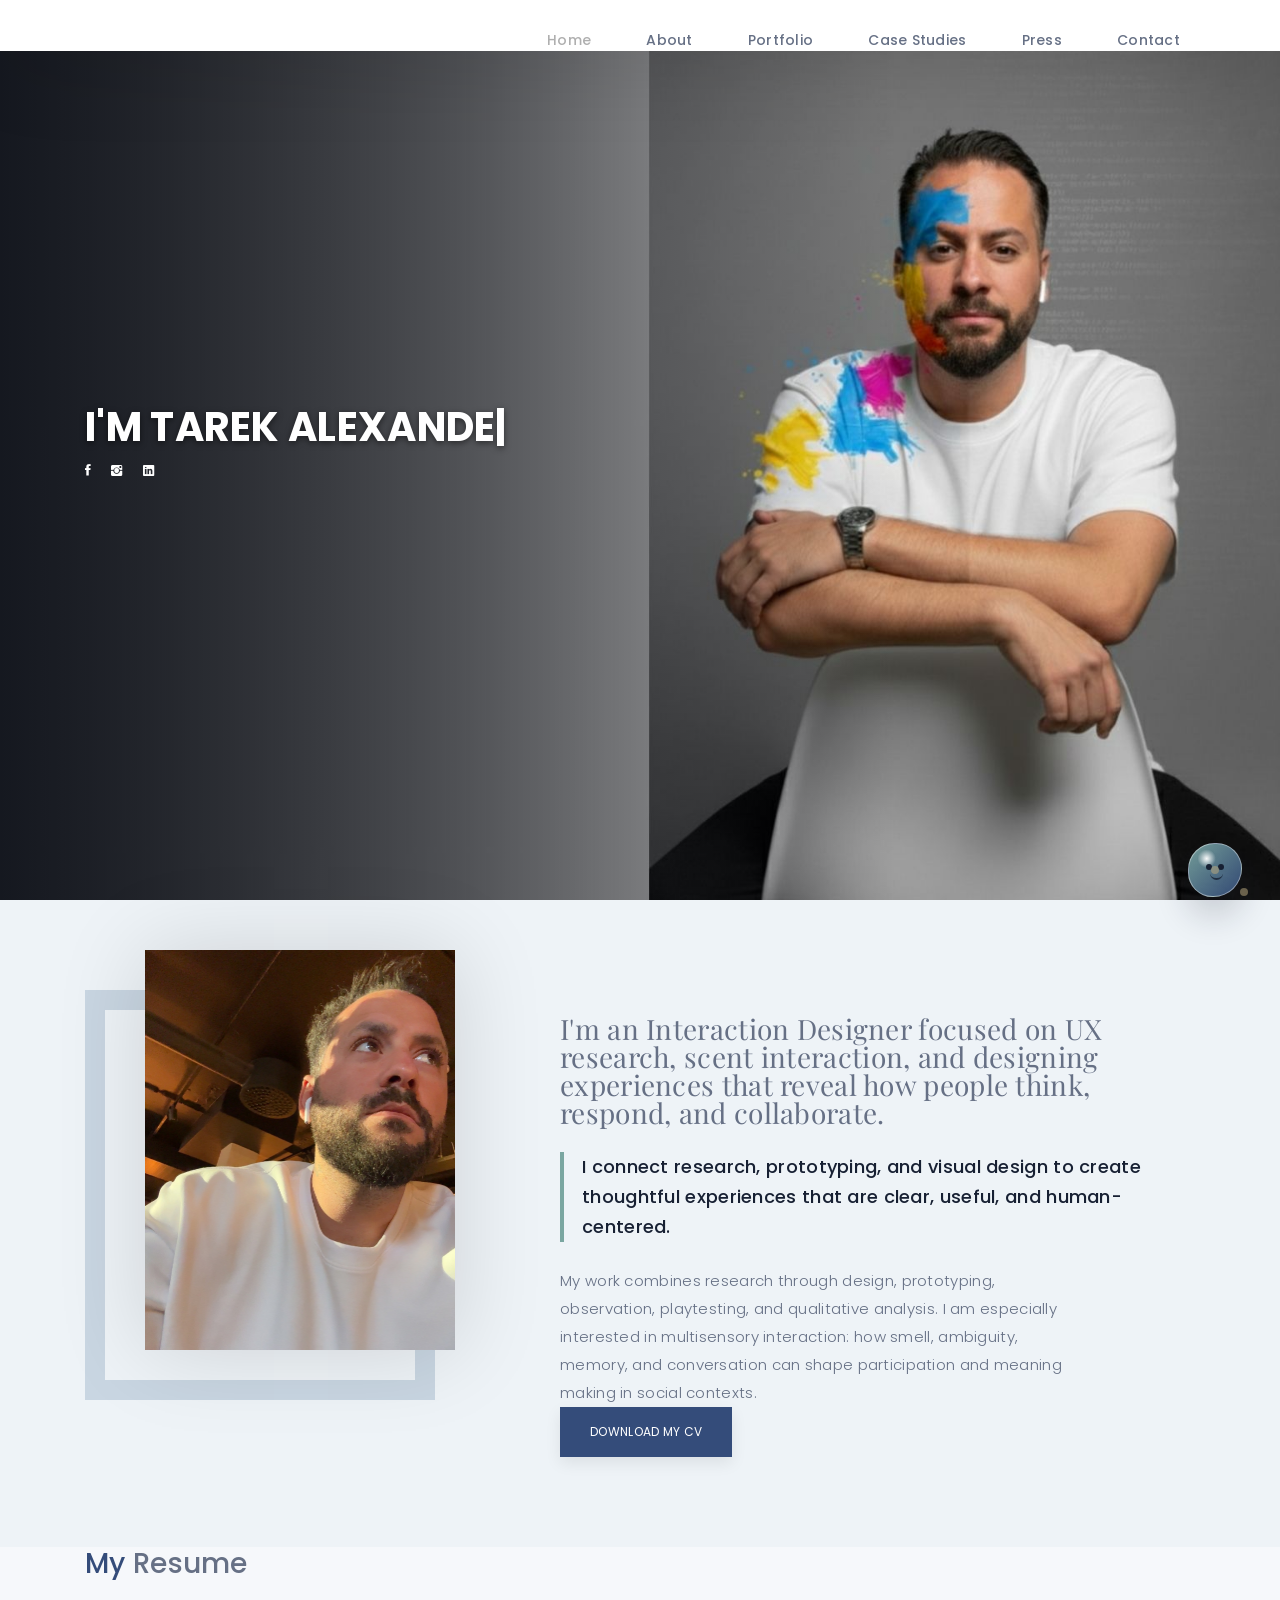
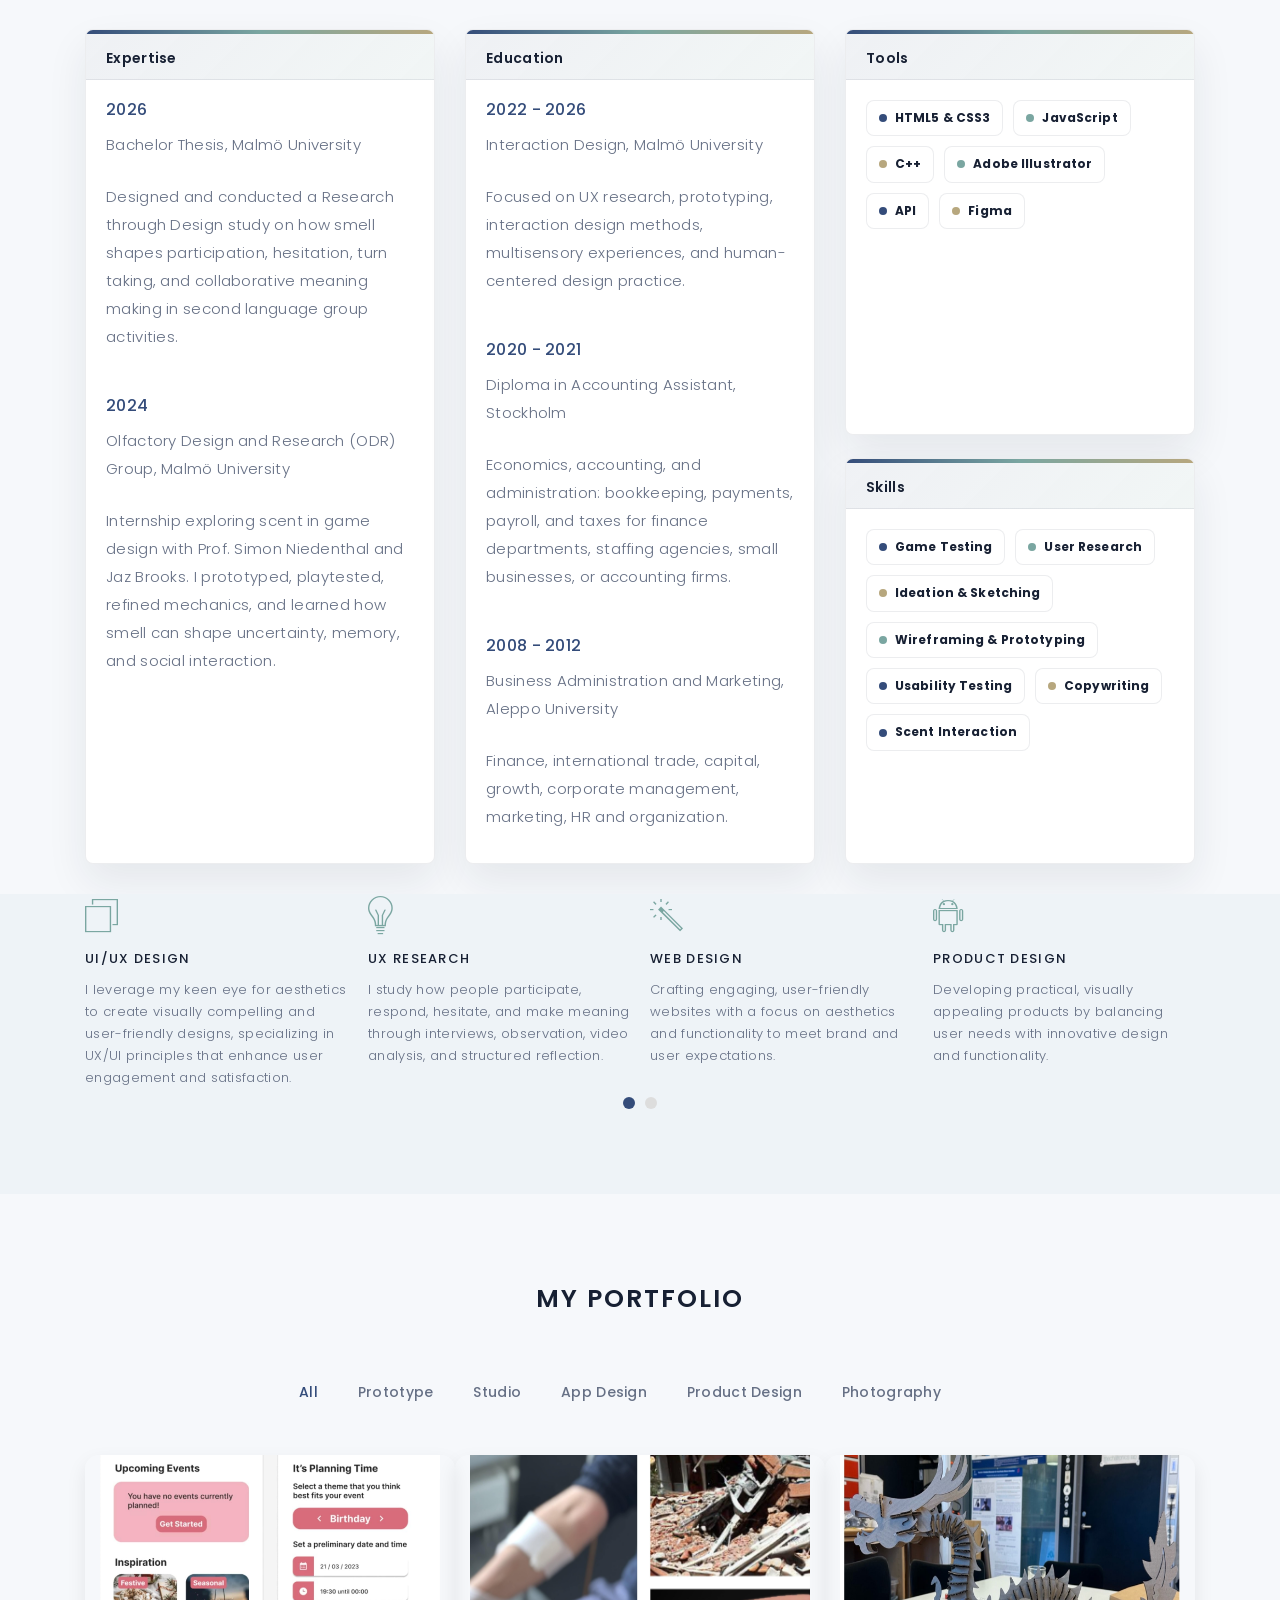
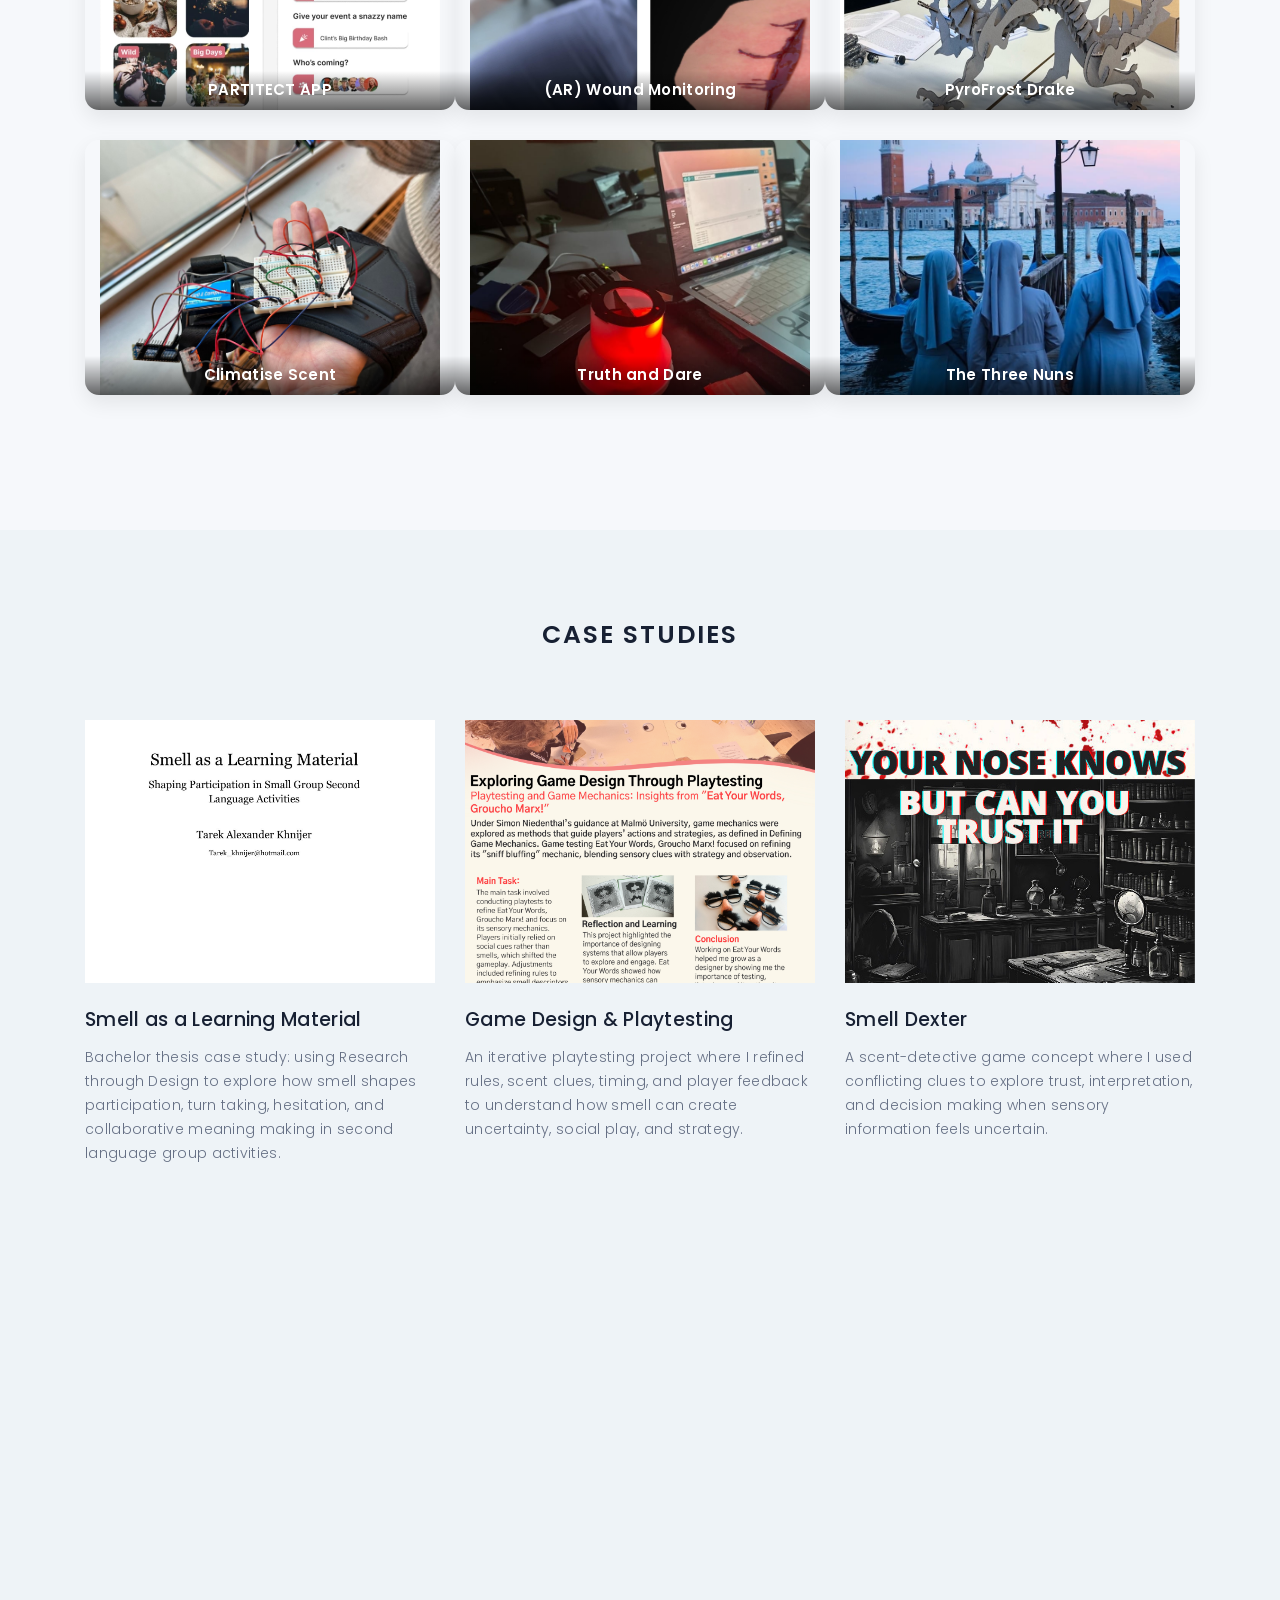
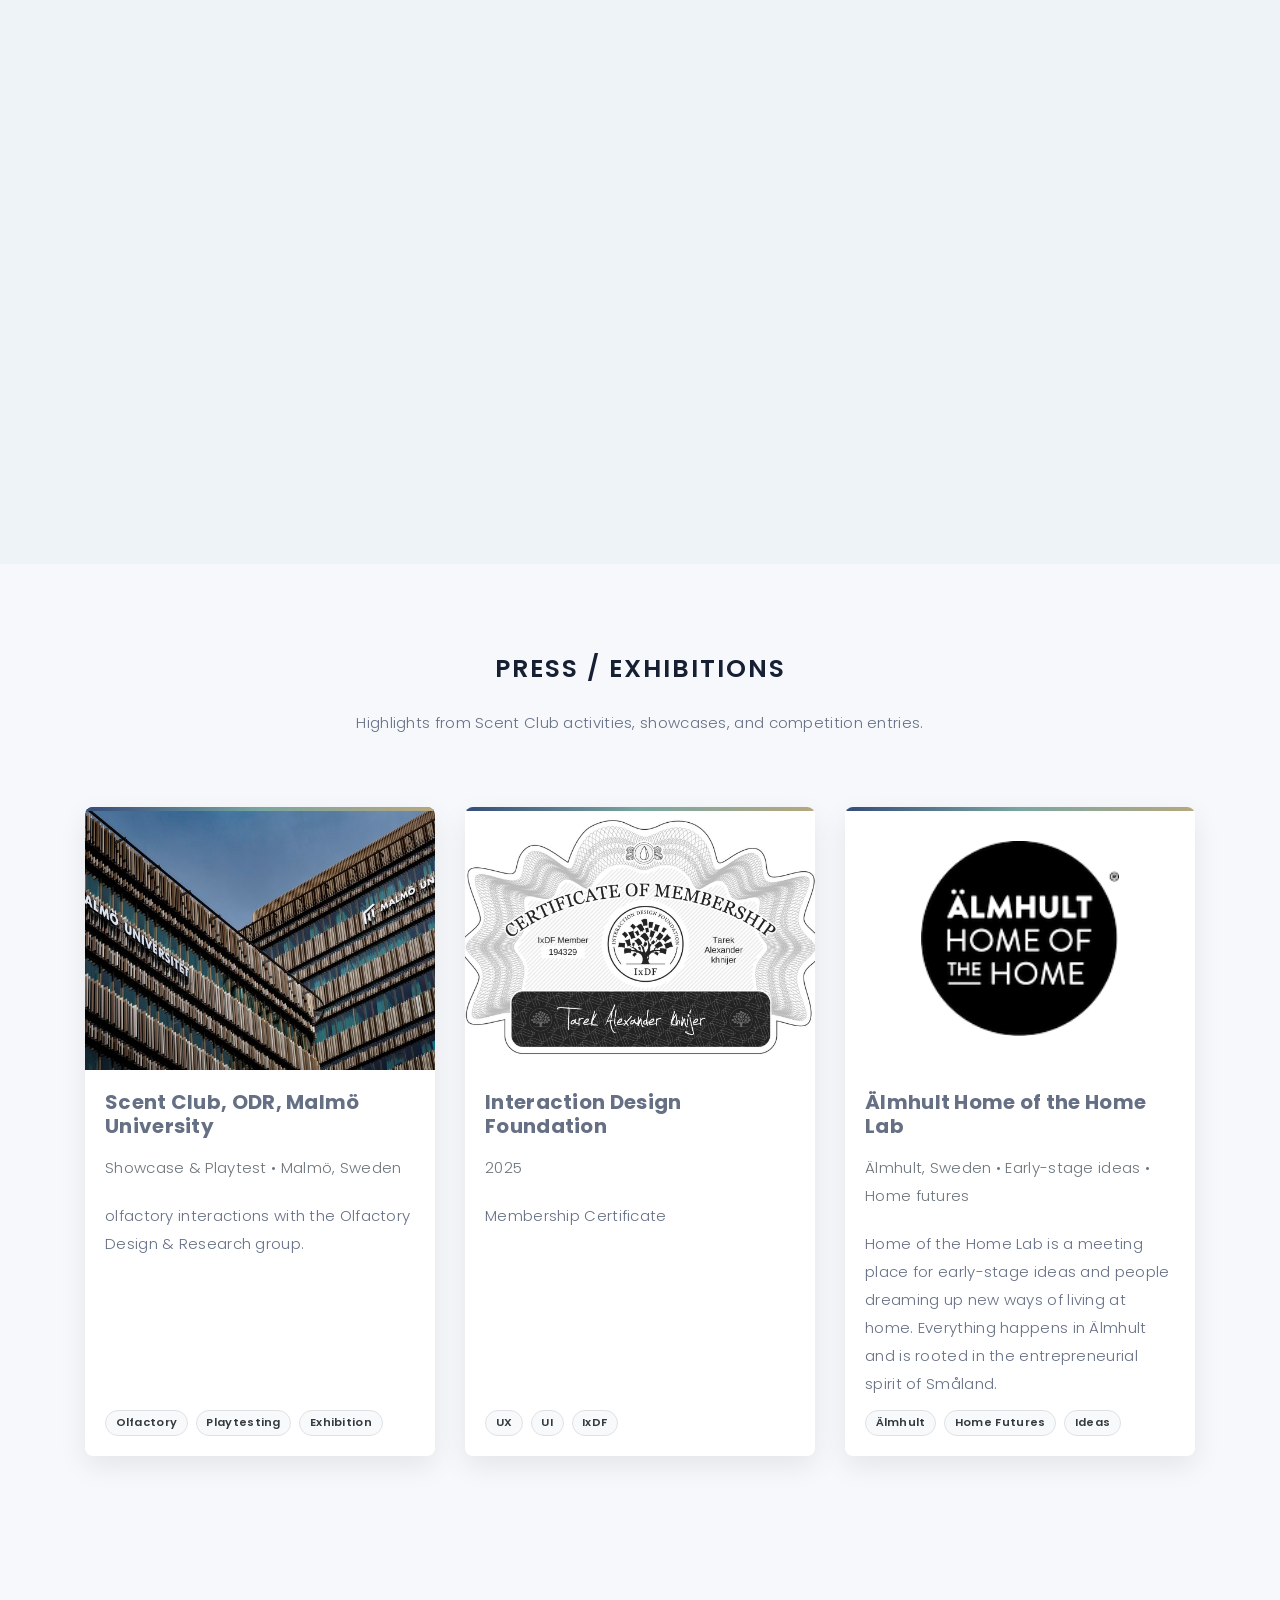
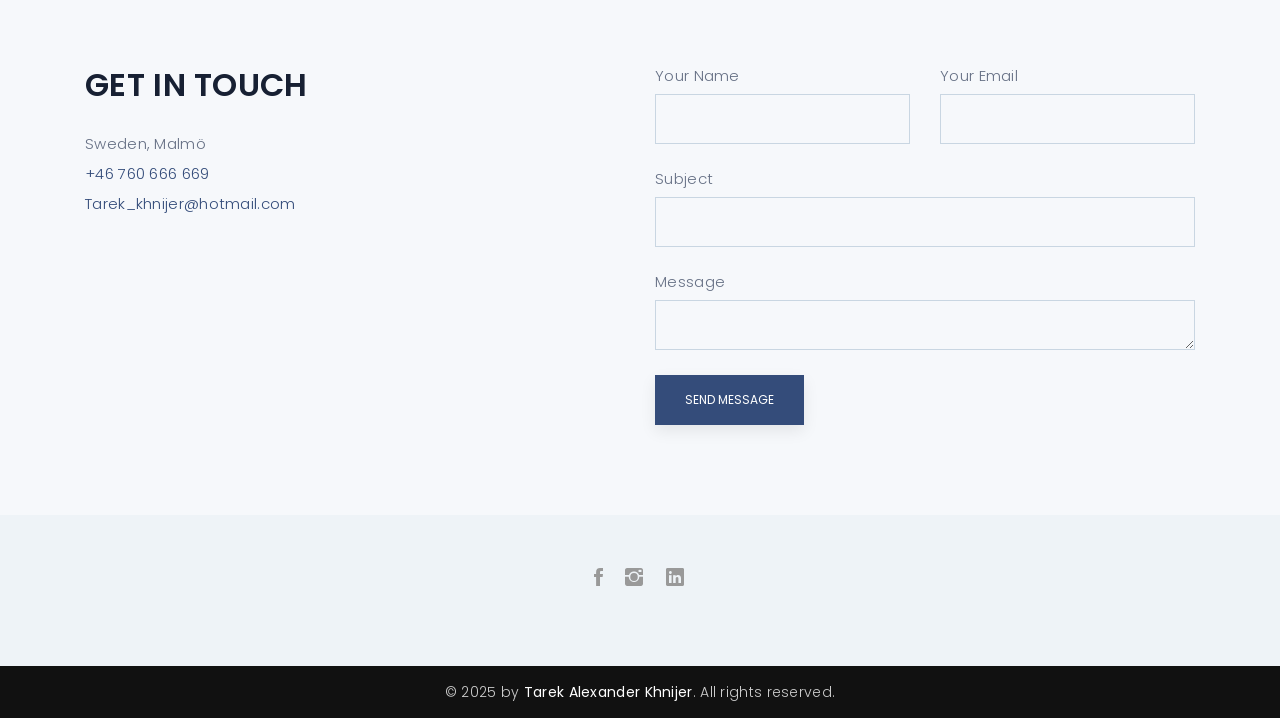
<file: index.html>
<!DOCTYPE html>
<html lang="en">
<head>
  <!-- meta -->
  <meta charset="utf-8">
  <meta content="width=device-width, initial-scale=1.0" name="viewport">

  <title>Tarek Alexander Khnijer</title>

  <!-- Meta Title -->
  <meta name="title" content="Tarek Alexander Khnijer | Interaction Designer & Portfolio">
  <!-- Meta Description (EN + SV) -->
  <meta name="description" content="Portfolio of Tarek Alexander Khnijer, Interaction Designer in Malmö focused on UX research, scent interaction, prototyping, and human-centered design process.">
  <!-- Meta Keywords (EN + SV) -->
  <meta name="keywords" content="Tarek Khnijer, Portfolio, Interaction Design, UX Research, User Research, Scent Interaction, Olfactory Design, Prototyping, Research through Design, Malmö University, Malmö Universitet, Multisensory Interaction">

  <!-- Google Fonts -->
  <link href="https://fonts.googleapis.com/css?family=Poppins:300,300i,400,400i,500,500i,600,600i,700,700i|Playfair+Display:400,400i,700,700i,900,900i" rel="stylesheet">

  <!-- Bootstrap CSS File -->
  <link href="lib/bootstrap/css/bootstrap.min.css" rel="stylesheet">

  <!-- Libraries CSS Files -->
  <link href="lib/ionicons/css/ionicons.min.css" rel="stylesheet">
  <link href="lib/owlcarousel/assets/owl.carousel.min.css" rel="stylesheet">
  <link href="lib/magnific-popup/magnific-popup.css" rel="stylesheet">
  <link href="lib/hover/hover.min.css" rel="stylesheet">

  <!-- Main Stylesheet File -->
  <link href="css/style.css" rel="stylesheet">

  <!-- Responsive css -->
  <link href="css/responsive.css" rel="stylesheet">

  <!-- Favicon -->
  <link rel="shortcut icon" href="images/favicon.png">

  <!-- ======================= Custom Overrides ======================= -->
  <style>
    :root{
      --brand:#344c7a;
      --brand-600:#1f2f4d;
      --accent:#7aa6a1;
      --gold:#b7a77e;
      --grey:#d8e1ea;
      --ink:#172033;
      --bg:#f6f8fb;
    }
    #press .card { border:0; box-shadow:0 10px 28px rgba(0,0,0,.08); transition: all .2s ease; }
#press .card:hover { transform:translateY(-3px); box-shadow:0 16px 40px rgba(0,0,0,.12); }
#press .badge { border-radius:999px; padding:.4rem .6rem; font-weight:600; }
#press .card-title { font-weight:700; }
@media (prefers-color-scheme: dark){
  #press .card { background:#0f1524; }
}

    /* الوضع الليلي */
    @media (prefers-color-scheme: dark){
      :root{
        --bg:#0b0f19;
        --ink:#e5e7eb;
        --accent:#8fbfba;
        --grey:#334155;
      }
      body{ background:var(--bg); color:var(--ink); }
    }

    /* نصوص وروابط */
    .text-brand, .text-danger{ color:var(--brand) !important; }
    a{ color:var(--brand); text-decoration:none; transition:color .2s ease; }
    a:hover{ color:var(--brand-600); }
    a:focus{ outline:3px solid var(--brand-600); outline-offset:2px; border-radius:4px; }

    /* أزرار (توافق مع البراند) */
    .btn, .btn-brand, .btn-danger{
      transform: translateY(0);
      transition: transform .15s ease, box-shadow .2s ease, background-color .2s ease, border-color .2s ease;
      box-shadow: 0 6px 16px rgba(0,0,0,.08);
      cursor: pointer;
    }
    .btn-brand, .btn-danger{
      background:var(--brand); border-color:var(--brand); color:#fff;
    }
    .btn-brand:hover, .btn-danger:hover{
      background:var(--brand-600); border-color:var(--brand-600);
      transform: translateY(-2px); box-shadow: 0 12px 24px rgba(0,0,0,.12);
    }
    .btn-outline-light{
      border:1px solid rgba(255,255,255,.75); color:#fff;
    }
    .btn-outline-light:hover{ background:rgba(255,255,255,.12); }

    /* =================== الهيدر بخلفية دافئة + تظليل يسار =================== */
    #header.home{
      position: relative;
      min-height:100vh;
      display:flex; align-items:center;
      color:#fff;
      /* نفصل خصائص الخلفية لضبطها بالموبايل */
      background-image:
        linear-gradient(to right, rgba(11,15,25,.75) 0%, rgba(11,15,25,.35) 40%, rgba(11,15,25,0) 70%),
        url('images/home-bg.jpg');
      background-repeat: no-repeat;
      background-size: cover;
      background-position: center right;
      background-attachment: fixed; /* ثابت على الديسكتوب */
      transition: background-position .6s ease;
    }
    #header.home:hover{ background-position: calc(100% - 10px) center; }
    #header .header-content h1, #header .header-content p{
      color:#fff; text-shadow:0 2px 6px rgba(0,0,0,.5);
    }

    /* موبايل/أجهزة لمس: ألغِ fixed لتفادي مشاكل iOS/Android */
    @media (max-width: 991.98px){
      #header.home{
        background-attachment: scroll;
        background-position: center; /* أكثر أمانًا على الشاشات الصغيرة */
      }
    }

    /* بورتفوليو: نص فوق الصور مقروء دائمًا */
    .image-text{
      position:absolute; left:0; right:0; bottom:0; padding:.6rem .8rem; color:#fff; font-weight:600;
      background:linear-gradient(to top, rgba(0,0,0,.6), rgba(0,0,0,0));
    }

    /* Progress bars */
    .progress{ background:#e5e7eb; }
    .progress-bar.bg-danger, .progress-bar.bg-brand{ background:var(--brand) !important; }

    /* تفاعل خفيف لثَمبنايل البورتفوليو */
    .portfolio-thumbnail{ position:relative; overflow:hidden; border-radius:14px; transition: transform .2s ease, box-shadow .25s ease; box-shadow:0 8px 20px rgba(0,0,0,.08); }
    .portfolio-thumbnail img{ display:block; width:100%; transition: transform .35s ease; }
    .portfolio-thumbnail:hover{ transform: translateY(-4px); box-shadow:0 16px 32px rgba(0,0,0,.14); }
    .portfolio-thumbnail:hover img{ transform: scale(1.04); }

    /* =================== مساواة ارتفاع بطاقات الـ Resume =================== */
    #resume .row.equalize{
      display:flex; flex-wrap:wrap; align-items:stretch;
    }
    #resume .row.equalize > [class*="col-"]{
      display:flex; flex-direction:column;
    }
    #resume .row.equalize .card{
      display:flex; flex-direction:column; flex:1 1 auto; justify-content:space-between;
    }
    #resume .row.equalize .card-body{
      display:flex; flex-direction:column; flex:1 1 auto;
    }
@media (max-width: 768px) {
  #header.home {
    background-position: 90% center !important;
    background-attachment: scroll !important;
  }
}
    /* احترام تقليل الحركة */
    @media (prefers-reduced-motion: reduce){
      *{ transition:none !important; animation:none !important; }
    }
  

  </style>
</head>

<body>

  <!-- start section navbar -->
  <nav id="main-nav">
    <div class="row">
      <div class="container">

        

        <div class="responsive"><i data-icon="m" class="ion-navicon-round" aria-label="Open navigation"></i></div>

        <ul class="nav-menu list-unstyled">
          <li><a href="#header" class="smoothScroll">Home</a></li>
          <li><a href="#about" class="smoothScroll">About</a></li>
          <li><a href="#portfolio" class="smoothScroll">Portfolio</a></li>
          <li><a href="#journal" class="smoothScroll">Case Studies</a></li>
          <li><a href="#press" class="smoothScroll">Press</a></li>
          <li><a href="#contact" class="smoothScroll">Contact</a></li>
        </ul>

      </div>
    </div>
  </nav>
  <!-- End section navbar -->

  <button class="scent-buddy" type="button" aria-label="Play with the scent buddy">
    <span class="buddy-cloud">Hey, I am Tarek</span>
    <span class="buddy-face">
      <span class="buddy-eye"></span>
      <span class="buddy-eye"></span>
      <span class="buddy-smile"></span>
    </span>
    <span class="buddy-puff"></span>
    <span class="buddy-puff"></span>
  </button>

  <!-- start section header -->
  <div id="header" class="home">
    <div class="container">
      <div class="header-content">
        <h1>I'm <span class="typed"></span></h1>
        <ul class="list-unstyled list-social">
          <li><a href="https://www.facebook.com/share/1CvKpyGq5f/?mibextid=wwXIfr" target="_blank" rel="noopener" aria-label="Facebook"><i class="ion-social-facebook"></i></a></li>
          <li><a href="https://www.instagram.com/tarekalexanderkhnijer?igsh=MWh1aDJ3eDNhaWhnZA%3D%3D&utm_source=qr" target="_blank" rel="noopener" aria-label="Instagram"><i class="ion-social-instagram"></i></a></li>
          <li><a href="https://www.linkedin.com/in/tarek-alexander-khnijer-a9a128128" target="_blank" rel="noopener" aria-label="LinkedIn"><i class="ion-social-linkedin"></i></a></li>
        </ul>

       
      </div>
    </div>
  </div>
  <!-- End section header -->

  <!-- start section about us -->
  <div id="about" class="paddsection">
    <div class="container">
      <div class="row justify-content-between">

        <div class="col-lg-4">
          <div class="div-img-bg">
            <div class="about-img">
              <img src="images/me.JPG" class="img-responsive" alt="Portrait photo of Tarek Alexander Khnijer" loading="lazy">
            </div>
          </div>
        </div>

        <div class="col-lg-7">
          <div class="about-descr">
            <p class="p-heading">I'm an Interaction Designer focused on UX research, scent interaction, and designing experiences that reveal how people think, respond, and collaborate.</p>
            <p class="design-statement">I connect research, prototyping, and visual design to create thoughtful experiences that are clear, useful, and human-centered.</p>
            <p class="separator">My work combines research through design, prototyping, observation, playtesting, and qualitative analysis. I am especially interested in multisensory interaction: how smell, ambiguity, memory, and conversation can shape participation and meaning making in social contexts.</p>
            <a href="pdf/TAREK KHNIJER CV.pdf" class="btn btn-brand"><i class="icon-down-circled2"></i> Download My CV</a>
          </div>
        </div>

      </div>
    </div>
  </div>
  <!-- end section about us -->

  <!-- Resume Section -->
  <section class="section" id="resume">
    <div class="container">
      <h3 class="mb-5"><span class="text-brand">My</span> Resume</h3>

      <!-- Equal-height resume cards -->
      <div class="row equalize resume-grid">
        <div class="col-md-6 col-lg-4 d-flex">
          <div class="card flex-fill h-100">
            <div class="card-header">
              <div class="mt-2">
                <h4>Expertise</h4>
                <span class="line"></span>
              </div>
            </div>
            <div class="card-body">
              <h6 class="title text-brand">2026</h6>
              <p>Bachelor Thesis, Malmö University</p>
              <p class="subtitle">Designed and conducted a Research through Design study on how smell shapes participation, hesitation, turn taking, and collaborative meaning making in second language group activities.</p>
              <hr>
              <h6 class="title text-brand">2024</h6>
              <p>Olfactory Design and Research (ODR) Group, Malmö University</p>
              <p class="subtitle">Internship exploring scent in game design with Prof. Simon Niedenthal and Jaz Brooks. I prototyped, playtested, refined mechanics, and learned how smell can shape uncertainty, memory, and social interaction.</p>
              <div class="mt-auto"></div>
            </div>
          </div>
        </div>

        <div class="col-md-6 col-lg-4 d-flex">
          <div class="card flex-fill h-100">
            <div class="card-header">
              <div class="mt-2">
                <h4>Education</h4>
                <span class="line"></span>
              </div>
            </div>
            <div class="card-body">
              <h6 class="title text-brand">2022 - 2026</h6>
              <p>Interaction Design, Malmö University</p>
              <p class="subtitle">Focused on UX research, prototyping, interaction design methods, multisensory experiences, and human-centered design practice.</p>
              <hr>
              <h6 class="title text-brand">2020 - 2021</h6>
              <p>Diploma in Accounting Assistant, Stockholm</p>
              <p class="subtitle">Economics, accounting, and administration: bookkeeping, payments, payroll, and taxes for finance departments, staffing agencies, small businesses, or accounting firms.</p>
              <hr>
              <h6 class="title text-brand">2008 - 2012</h6>
              <p>Business Administration and Marketing, Aleppo University</p>
              <p class="subtitle">Finance, international trade, capital, growth, corporate management, marketing, HR and organization.</p>
              <div class="mt-auto"></div>
            </div>
          </div>
        </div>

        <div class="col-lg-4 d-flex flex-column">
          <div class="card flex-fill h-100">
            <div class="card-header">
              <div class="pull-left">
                <h4 class="mt-2">Tools</h4>
                <span class="line"></span>
              </div>
            </div>
            <div class="card-body pb-2">
              <ul class="skill-list skill-list-compact list-unstyled">
                <li><span class="skill-mark"></span><strong>HTML5 &amp; CSS3</strong></li>
                <li><span class="skill-mark"></span><strong>JavaScript</strong></li>
                <li><span class="skill-mark"></span><strong>C++</strong></li>
                <li><span class="skill-mark"></span><strong>Adobe Illustrator</strong></li>
                <li><span class="skill-mark"></span><strong>API</strong></li>
                <li><span class="skill-mark"></span><strong>Figma</strong></li>
              </ul>
            </div>
          </div>

          <div class="card mt-4 flex-fill h-100">
            <div class="card-header">
              <div class="pull-left">
                <h4 class="mt-2">Skills</h4>
                <span class="line"></span>
              </div>
            </div>
            <div class="card-body pb-2">
              <ul class="skill-list skill-list-compact list-unstyled">
                <li><span class="skill-mark"></span><strong>Game Testing</strong></li>
                <li><span class="skill-mark"></span><strong>User Research</strong></li>
                <li><span class="skill-mark"></span><strong>Ideation &amp; Sketching</strong></li>
                <li><span class="skill-mark"></span><strong>Wireframing &amp; Prototyping</strong></li>
                <li><span class="skill-mark"></span><strong>Usability Testing</strong></li>
                <li><span class="skill-mark"></span><strong>Copywriting</strong></li>
                <li><span class="skill-mark"></span><strong>Scent Interaction</strong></li>
              </ul>
            </div>
          </div>

        </div>
      </div>

    </div>
  </section>

  <!-- start section services -->
  <div id="services">
    <div class="container">
      <div class="services-carousel owl-theme">

        <div class="services-block">
          <i class="ion-ios-browsers-outline" aria-hidden="true"></i>
          <span>UI/UX DESIGN</span>
          <p class="separator">I leverage my keen eye for aesthetics to create visually compelling and user-friendly designs, specializing in UX/UI principles that enhance user engagement and satisfaction.</p>
        </div>

        <div class="services-block">
          <i class="ion-ios-lightbulb-outline" aria-hidden="true"></i>
          <span>UX RESEARCH</span>
          <p class="separator">I study how people participate, respond, hesitate, and make meaning through interviews, observation, video analysis, and structured reflection.</p>
        </div>

        <div class="services-block">
          <i class="ion-ios-color-wand-outline" aria-hidden="true"></i>
          <span>WEB DESIGN</span>
          <p class="separator">Crafting engaging, user-friendly websites with a focus on aesthetics and functionality to meet brand and user expectations.</p>
        </div>

        <div class="services-block">
          <i class="ion-social-android-outline" aria-hidden="true"></i>
          <span>PRODUCT DESIGN</span>
          <p class="separator">Developing practical, visually appealing products by balancing user needs with innovative design and functionality.</p>
        </div>

        <div class="services-block">
          <i class="ion-ios-analytics-outline" aria-hidden="true"></i>
          <span>DESIGN PROCESS</span>
          <p class="separator">I turn messy questions into testable activities, then use findings from each iteration to shape the next prototype, rule, or interaction structure.</p>
        </div>

        <div class="services-block">
          <i class="ion-ios-camera-outline" aria-hidden="true"></i>
          <span>SCENT INTERACTION</span>
          <p class="separator">I explore smell as an active design material that can shape memory, uncertainty, social play, and collaborative meaning making.</p>
        </div>

      </div>
    </div>
  </div>
  <!-- end section services -->

  <!-- start section portfolio -->
  <div id="portfolio" class="text-center paddsection">
    <div class="container">
      <div class="section-title text-center">
        <h2>My Portfolio</h2>
      </div>
    </div>

    <div class="container">
      <div class="row">
        <div class="col-md-12">

          <div class="portfolio-list">
            <ul class="nav list-unstyled" id="portfolio-flters">
              <li class="filter filter-active" data-filter=".all">all</li>
              <li class="filter" data-filter=".branding">Prototype</li>
              <li class="filter" data-filter=".mockups">Studio</li>
              <li class="filter" data-filter=".uikits">App design</li>
              <li class="filter" data-filter=".webdesign">Product design</li>
              <li class="filter" data-filter=".photography">Photography</li>
            </ul>
          </div>

          <div class="portfolio-container">
            <div class="col-lg-4 col-md-6 portfolio-thumbnail all branding uikits webdesign">
              <a class="popup-img" href="images/portfolio/1.jpg">
                <img src="images/portfolio/1.jpg" alt="Partitect app – event planning shopping list UI" loading="lazy">
                <div class="image-text">PARTITECT APP</div>
              </a>
            </div>

            <div class="col-lg-4 col-md-6 portfolio-thumbnail all mockups uikits">
              <a class="popup-img" href="images/portfolio/2.jpg">
                <img src="images/portfolio/2.jpg" alt="Augmented Reality wound monitoring prototype interface" loading="lazy">
                <div class="image-text">(AR) Wound Monitoring</div>
              </a>
            </div>

            <div class="col-lg-4 col-md-6 portfolio-thumbnail all branding webdesign">
              <a class="popup-img" href="images/portfolio/3.jpg">
                <img src="images/portfolio/3.jpg" alt="PyroFrost Drake – creative prototype visuals" loading="lazy">
                <div class="image-text">PyroFrost Drake</div>
              </a>
            </div>

            <div class="col-lg-4 col-md-6 portfolio-thumbnail all mockups webdesign">
              <a class="popup-img" href="images/portfolio/4.jpg">
                <img src="images/portfolio/4.jpg" alt="Climatise Scent – olfactory interaction concept" loading="lazy">
                <div class="image-text">Climatise Scent</div>
              </a>
            </div>

            <div class="col-lg-4 col-md-6 portfolio-thumbnail all webdesign branding">
              <a class="popup-img" href="images/portfolio/5.jpg">
                <img src="images/portfolio/5.jpg" alt="Truth and Dare – UI exploration" loading="lazy">
                <div class="image-text">Truth and Dare</div>
              </a>
            </div>

            <div class="col-lg-4 col-md-6 portfolio-thumbnail all photography">
              <a class="popup-img" href="images/portfolio/6.jpg">
                <img src="images/portfolio/6.jpg" alt="The Three Nuns – photography shot" loading="lazy">
                <div class="image-text">The Three Nuns</div>
              </a>
            </div>

          </div>

        </div>
      </div>
    </div>

  </div>
  <!-- End section portfolio -->

  <!-- start section journal -->
  <div id="journal" class="text-left paddsection">
    <div class="container">
      <div class="section-title text-center">
        <h2>Case Studies</h2>
      </div>
    </div>

    <div class="container">
      <div class="journal-block">
        <div class="row">

          <div class="col-lg-4 col-md-6">
            <div class="journal-info">
              <a href="blog-single-thesis.html"><img src="images/blog-post-thesis.jpg" class="img-responsive" alt="Thesis cover: Smell as a Learning Material" loading="lazy"></a>
              <div class="journal-txt">
                <h4><a href="blog-single-thesis.html">Smell as a Learning Material</a></h4>
                <p class="separator">Bachelor thesis case study: using Research through Design to explore how smell shapes participation, turn taking, hesitation, and collaborative meaning making in second language group activities.</p>
              </div>
            </div>
          </div>

          <div class="col-lg-4 col-md-6">
            <div class="journal-info">
              <a href="blog-single 5.html"><img src="images/blog-post-big.playtesting.jpg" class="img-responsive" alt="Playtesting session – sniff bluffing mechanic" loading="lazy"></a>
              <div class="journal-txt">
                <h4><a href="blog-single 5.html">Game Design &amp; Playtesting</a></h4>
                <p class="separator">An iterative playtesting project where I refined rules, scent clues, timing, and player feedback to understand how smell can create uncertainty, social play, and strategy.</p>
              </div>
            </div>
          </div>

          <div class="col-lg-4 col-md-6">
            <div class="journal-info">
              <a href="blog-single 6.html"><img src="images/blog-post-big.dexter.jpg" class="img-responsive" alt="Smell Dexter: Red Cards – scent detective game concept" loading="lazy"></a>
              <div class="journal-txt">
                <h4><a href="blog-single 6.html">Smell Dexter</a></h4>
                <p class="separator">A scent-detective game concept where I used conflicting clues to explore trust, interpretation, and decision making when sensory information feels uncertain.</p>
              </div>
            </div>
          </div>

          <div class="col-lg-4 col-md-6">
            <div class="journal-info">
              <a href="blog-single3.html"><img src="images/blog-post-3.jpg" class="img-responsive" alt="AR Wound Monitoring – remote post-op care concept" loading="lazy"></a>
              <div class="journal-txt">
                <h4><a href="blog-single3.html">(AR) Wound Monitoring</a></h4>
                <p class="separator">A healthcare concept exploring how AR and sensor-based tracking could support remote wound monitoring, clearer patient communication, and continuity of care.</p>
              </div>
            </div>
          </div>

          <div class="col-lg-4 col-md-6">
            <div class="journal-info">
              <a href="blog-single.html"><img src="images/blog-post-1.gif" class="img-responsive" alt="Climatise Scent – trigeminal stimulation & temperature perception" loading="lazy"></a>
              <div class="journal-txt">
                <h4><a href="blog-single.html">Climatise Scent</a></h4>
                <p class="separator">A multisensory prototype exploring how scent and trigeminal stimulation could influence perceived temperature, comfort, and environmental interaction.</p>
              </div>
            </div>
          </div>

          <div class="col-lg-4 col-md-6">
            <div class="journal-info">
              <a href="blog-single2.html"><img src="images/blog-post-2.jpg" class="img-responsive" alt="Partitect – minimalist planning UI" loading="lazy"></a>
              <div class="journal-txt">
                <h4><a href="blog-single2.html">Partitect</a></h4>
                <p class="separator">A planning app concept developed through user feedback, with focus on simplifying event preparation, shopping lists, accessibility, and everyday decision making.</p>
              </div>
            </div>
          </div>

          <div class="col-lg-4 col-md-6">
            <div class="journal-info">
              <a href="blog-single 4.html"><img src="images/blog-post-big.vest.jpg" class="img-responsive" alt="SafePause Vest wearable concept" loading="lazy"></a>
              <div class="journal-txt">
                <h4><a href="blog-single 4.html">SafePause Vest</a></h4>
                <p class="separator">A safety concept shaped from warehouse work experience: I explored how wearable prompts could support better break timing, attention, and safer routines in high-pressure logistics environments.</p>
              </div>
            </div>
          </div>

        </div>
      </div>
    </div>

  </div>
  <!-- End section journal -->
<!-- ===================== Press / Exhibitions ===================== -->
<section id="press" class="paddsection">
  <div class="container">
    <div class="section-title text-center">
      <h2>Press / Exhibitions</h2>
      <p class="mb-0">Highlights from Scent Club activities, showcases, and competition entries.</p>
    </div>

    <div class="row press-grid justify-content-center">

      <!-- Card 1 -->
      <div class="col-md-6 col-lg-4 d-flex">
        <div class="card flex-fill h-100">
          <img src="images/malmouni.jpg" class="card-img-top" alt="Scent Club activity at Malmö University" loading="lazy">
          <div class="card-body d-flex flex-column">
            <h5 class="card-title mb-1">Scent Club, ODR, Malmö University</h5>
            <p class="text-muted mb-2">Showcase &amp; Playtest • Malmö, Sweden</p>
            <p class="card-text">
               olfactory interactions with the Olfactory Design &amp; Research group.
            </p>
            <div class="tag-list mt-auto">
              <span class="badge badge-light text-dark border">Olfactory</span>
              <span class="badge badge-light text-dark border">Playtesting</span>
              <span class="badge badge-light text-dark border">Exhibition</span>
            </div>
         </div>
         <!-- <div class="card-footer bg-transparent">
            <a href="blog-single 5.html" class="btn btn-brand btn-sm">View project</a>
          </div>-->
        </div>
      </div>

      <!-- Card 2 -->
      <div class="col-md-6 col-lg-4 d-flex">
        <div class="card flex-fill h-100">
          <img src="images/membership-certificate.jpg" class="card-img-top" alt="Membership Certificate" loading="lazy">
          <div class="card-body d-flex flex-column">
            <h5 class="card-title mb-1">Interaction Design Foundation</h5>
            <p class="text-muted mb-2">2025</p>
            <p class="card-text">
              Membership Certificate
            </p>
            <div class="tag-list mt-auto">
              <span class="badge badge-light text-dark border">UX</span>
              <span class="badge badge-light text-dark border">UI</span>
              <span class="badge badge-light text-dark border">IxDF</span>
            </div>
          </div>
         <!--  <div class="card-footer bg-transparent">
            <a href="blog-single 4.html" class="btn btn-brand btn-sm">View project</a>
          </div>-->
        </div>
      </div>

      <!-- Card 3 -->
      <div class="col-md-6 col-lg-4 d-flex">
        <div class="card flex-fill h-100">
          <img src="images/almhult-home-of-the-home.png" class="card-img-top press-logo-img" alt="Älmhult Home of the Home logo" loading="lazy">
          <div class="card-body d-flex flex-column">
            <h5 class="card-title mb-1">Älmhult Home of the Home Lab</h5>
            <p class="text-muted mb-2">Älmhult, Sweden • Early-stage ideas • Home futures</p>
            <p class="card-text">
              Home of the Home Lab is a meeting place for early-stage ideas and people dreaming up new ways of living at home. Everything happens in Älmhult and is rooted in the entrepreneurial spirit of Småland.
            </p>
            <div class="tag-list mt-auto">
              <span class="badge badge-light text-dark border">Älmhult</span>
              <span class="badge badge-light text-dark border">Home Futures</span>
              <span class="badge badge-light text-dark border">Ideas</span>
            </div>
          </div>
        </div>
      </div>

    </div>
  </div>
</section>
<!-- =================== /Press / Exhibitions =================== -->

  <!-- start sectoion contact -->
  <div id="contact" class="paddsection">
    
    <div class="container">
      <div class="contact-block1">
        <div class="row">

          <div class="col-lg-6">
            <div class="contact-contact">
              <h2 class="mb-30">GET IN TOUCH</h2>
              <ul class="contact-details">
                <li><span>Sweden, Malmö</span></li>
                <li><span><a href="tel:+46760666669">+46 760 666 669</a></span></li>
                <li><span><a href="mailto:Tarek_khnijer@hotmail.com">Tarek_khnijer@hotmail.com</a></span></li>
              </ul>
            </div>
          </div>

          <div class="col-lg-6">
            <form action="https://formspree.io/f/xjkakdqa" method="POST" class="row g-3">
              <div class="col-md-6">
                <label for="name" class="form-label">Your Name</label>
                <input type="text" id="name" name="name" class="form-control" required>
              </div>
              <div class="col-md-6">
                <label for="email" class="form-label">Your Email</label>
                <input type="email" id="email" name="_replyto" class="form-control" required>
              </div>
              <div class="col-12">
                <label for="subject" class="form-label">Subject</label>
                <input type="text" id="subject" name="subject" class="form-control" required>
              </div>
              <div class="col-12">
                <label for="message" class="form-label">Message</label>
                <textarea id="message" name="message" rows="6" class="form-control" required></textarea>
              </div>
              <!-- Hidden fields -->
              <!-- ✅ التحويل التلقائي بعد الإرسال -->
              <input type="hidden" name="_next" value="https://designbytarek.se/thanks.html">
             
              <div class="col-12">
                <button type="submit" class="btn btn-brand">Send Message</button>
              </div>
            </form>
          </div>

        </div>
      </div>
    </div>
  </div>
  <!-- end sectoion contact -->

  <!-- start section footer -->
  <div id="footer" class="text-center">
    <div class="container">
      <div class="socials-media text-center">
        <ul class="list-unstyled">
          <li><a href="https://www.facebook.com/share/1CvKpyGq5f/?mibextid=wwXIfr" target="_blank" rel="noopener" aria-label="Facebook"><i class="ion-social-facebook"></i></a></li>
          <li><a href="https://www.instagram.com/tarekalexanderkhnijer?igsh=MWh1aDJ3eDNhaWhnZA%3D%3D&utm_source=qr" target="_blank" rel="noopener" aria-label="Instagram"><i class="ion-social-instagram"></i></a></li>
          <li><a href="https://www.linkedin.com/in/tarek-alexander-khnijer-a9a128128" target="_blank" rel="noopener" aria-label="LinkedIn"><i class="ion-social-linkedin"></i></a></li>
        </ul>
      </div>
    </div>
  </div>
   <div class="text-center py-3" style="background: #111; color: #ccc; font-size: 14px;">
    © 2025 by <strong style="color: #fff;">Tarek Alexander Khnijer</strong>. All rights reserved.
  </div>
  <!-- End section footer -->

  <!-- JavaScript Libraries -->
  <script src="lib/jquery/jquery.min.js"></script>
  <script src="lib/jquery/jquery-migrate.min.js"></script>
  <script src="lib/bootstrap/js/bootstrap.bundle.min.js"></script>
  <script src="lib/typed/typed.js"></script>
  <script src="lib/owlcarousel/owl.carousel.min.js"></script>
  <script src="lib/magnific-popup/magnific-popup.min.js"></script>
  <script src="lib/isotope/isotope.pkgd.min.js"></script>

  <!-- Contact Form JavaScript File -->
  <script src="contactform/contactform.js"></script>

  <!-- Template Main Javascript File -->
  <script src="js/main.js"></script>
</body>
</html>
</file>
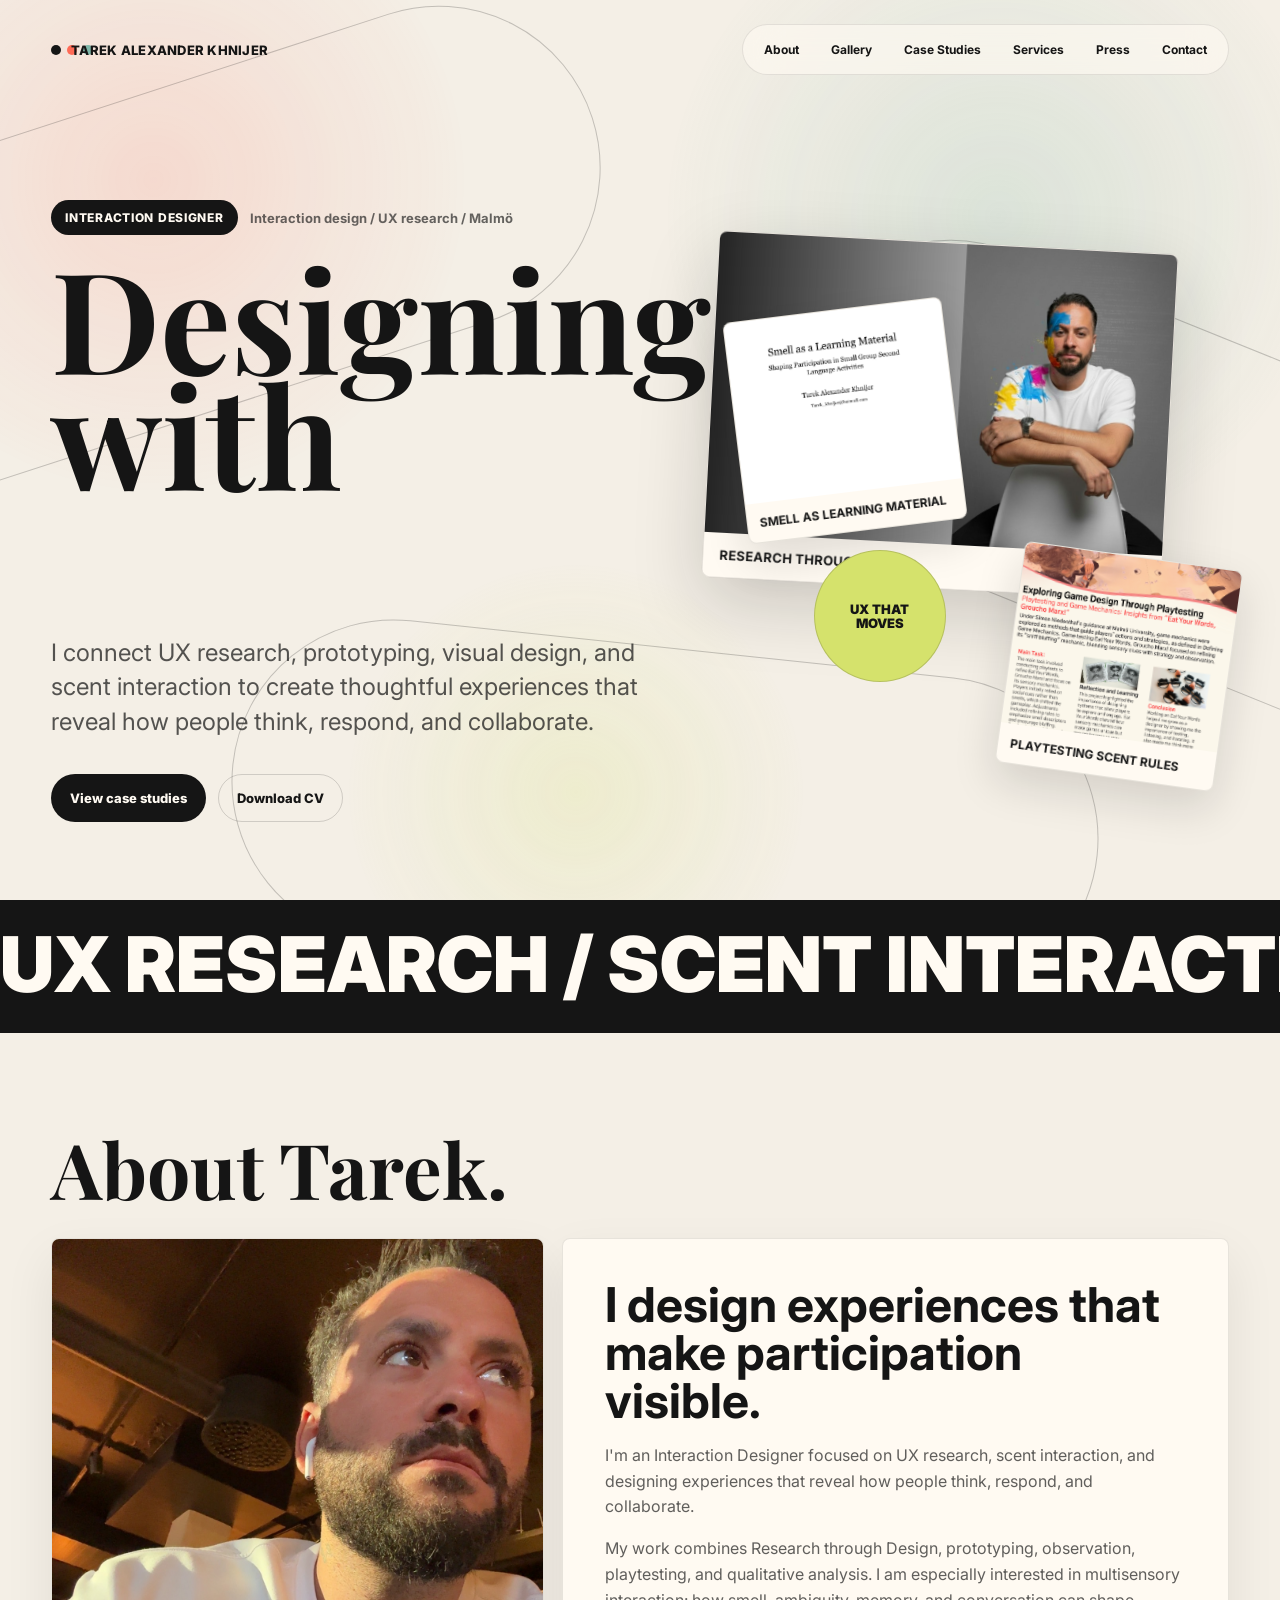
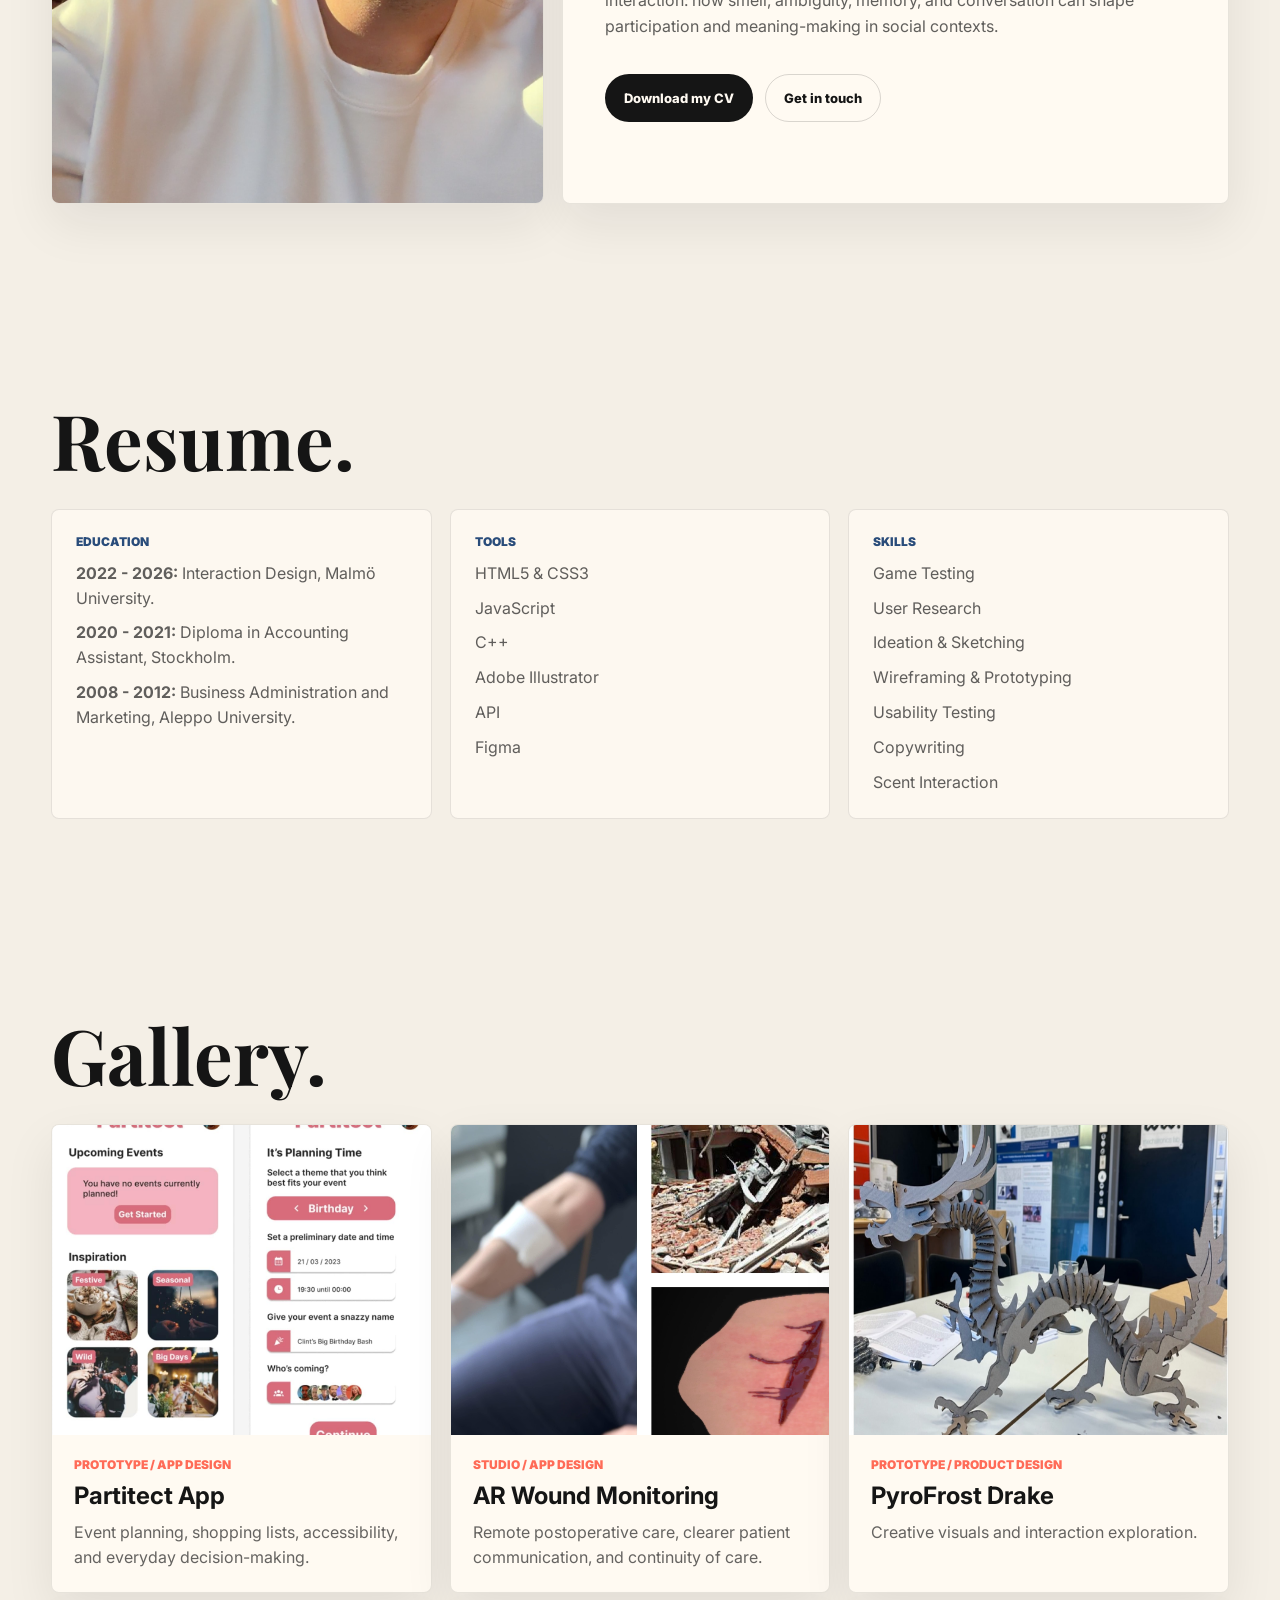
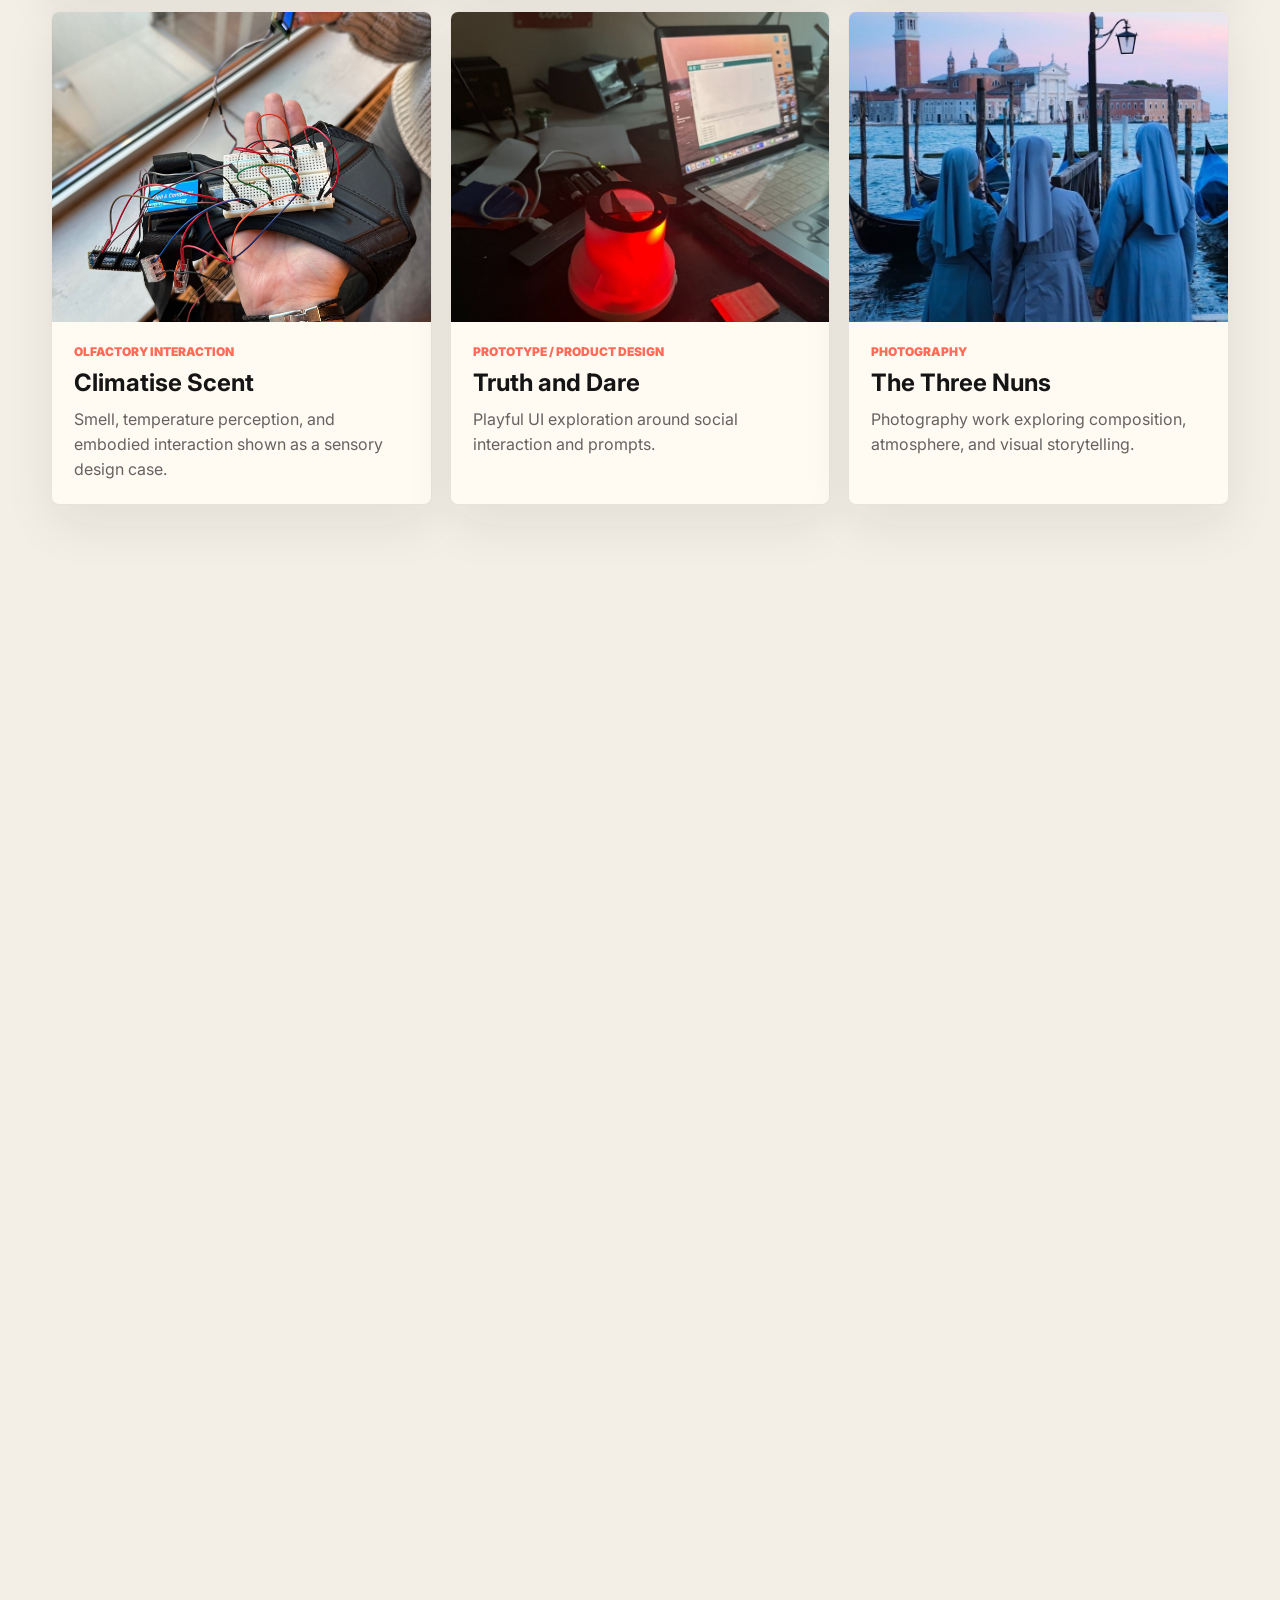
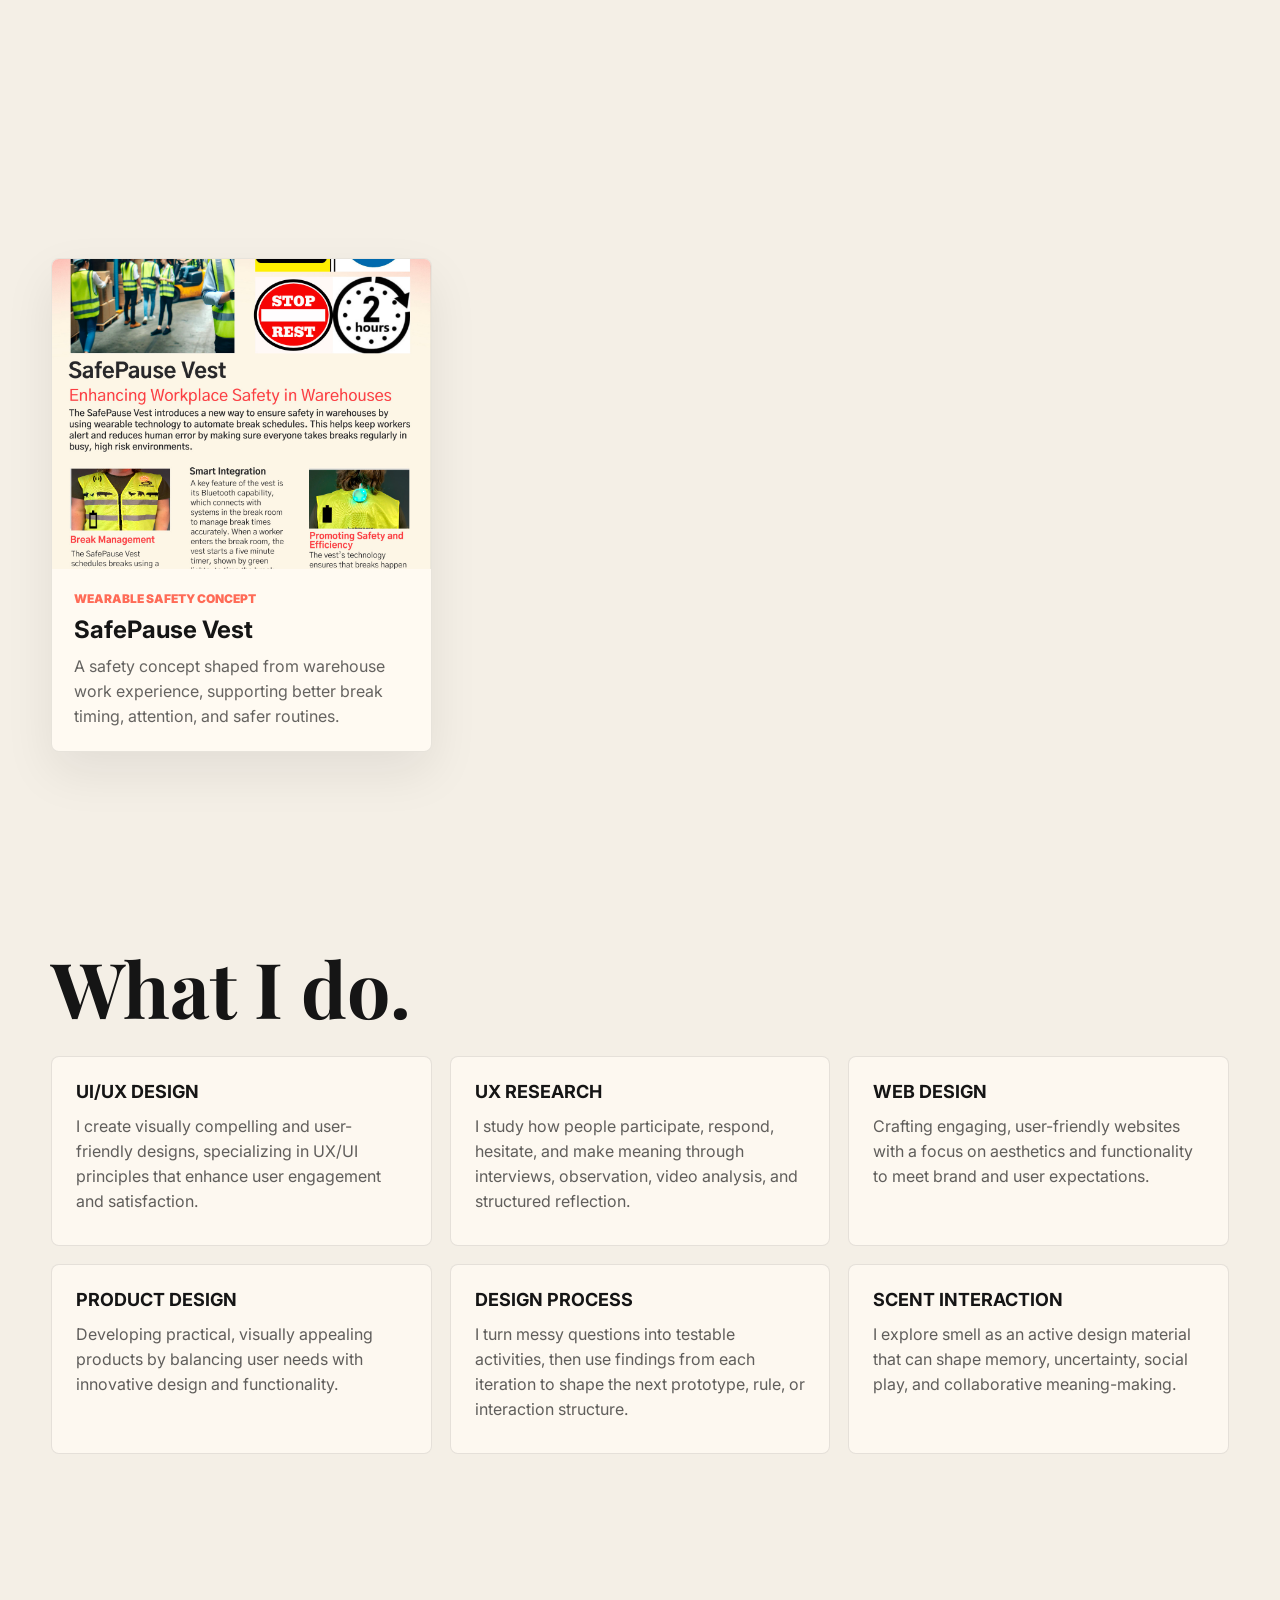
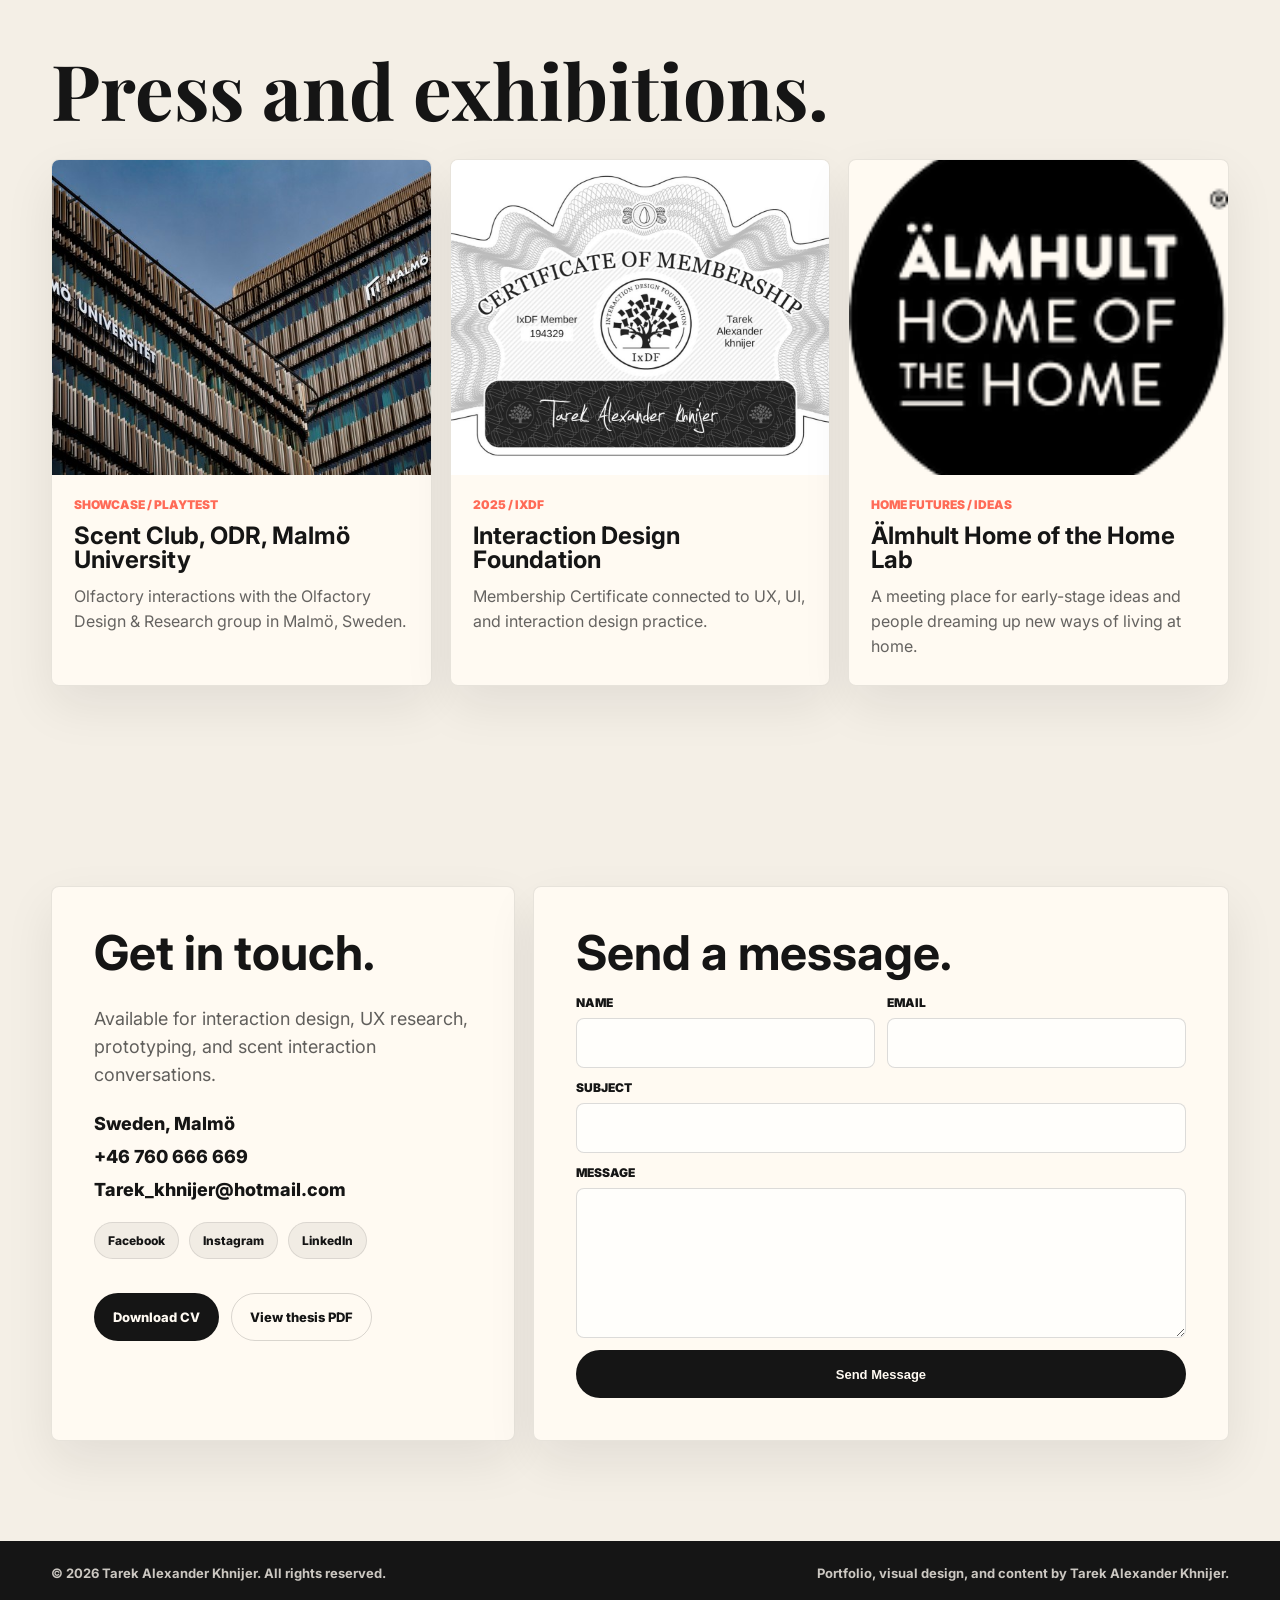
<file: animated-portfolio-preview.html>
<!DOCTYPE html>
<html lang="en">
<head>
  <meta charset="utf-8">
  <meta name="viewport" content="width=device-width, initial-scale=1">
  <title>Tarek Alexander Khnijer | Interaction Designer</title>
  <meta name="description" content="Portfolio of Tarek Alexander Khnijer, an interaction designer and UX researcher in Malmo, Sweden, working with prototyping, sensory interaction, service design, and participatory design.">
  <meta name="robots" content="noindex, follow">
  <link rel="canonical" href="https://designbytarek.se/">
  <link rel="icon" type="image/svg+xml" href="images/tarek-three-dot-logo.svg">
  <link rel="shortcut icon" href="images/tarek-three-dot-logo.svg">
  <link rel="preconnect" href="https://fonts.googleapis.com">
  <link rel="preconnect" href="https://fonts.gstatic.com" crossorigin>
  <link href="https://fonts.googleapis.com/css2?family=Inter:wght@400;500;600;700;800&family=Playfair+Display:wght@700;800&display=swap" rel="stylesheet">
  <style>
    :root {
      --ink: #151515;
      --paper: #f4efe6;
      --soft: #ddd2c2;
      --mint: #7fb7a9;
      --coral: #ff6b57;
      --blue: #294c7a;
      --lime: #d5e26c;
      --white: #fffaf2;
      --shadow: 0 24px 70px rgba(20, 20, 20, 0.18);
    }

    * {
      box-sizing: border-box;
    }

    html {
      scroll-behavior: smooth;
    }

    body {
      margin: 0;
      background: var(--paper);
      color: var(--ink);
      font-family: Inter, Arial, sans-serif;
      overflow-x: hidden;
    }

    img {
      display: block;
      max-width: 100%;
    }

    a {
      color: inherit;
      text-decoration: none;
    }

    .preview-shell {
      min-height: 100vh;
      position: relative;
    }

    .grain {
      background-image:
        radial-gradient(circle at 12% 20%, rgba(255, 107, 87, 0.18), transparent 24%),
        radial-gradient(circle at 78% 24%, rgba(127, 183, 169, 0.24), transparent 28%),
        radial-gradient(circle at 45% 88%, rgba(213, 226, 108, 0.22), transparent 22%);
      inset: 0;
      opacity: 0.88;
      pointer-events: none;
      position: fixed;
      z-index: -2;
    }

    .motion-field {
      inset: 0;
      overflow: hidden;
      pointer-events: none;
      position: fixed;
      z-index: -1;
    }

    .scent-line {
      animation: drift 12s ease-in-out infinite alternate;
      border: 1px solid rgba(21, 21, 21, 0.22);
      border-radius: 999px;
      height: 36vh;
      position: absolute;
      transform: rotate(-18deg);
      width: 68vw;
    }

    .scent-line:nth-child(1) {
      left: -20vw;
      top: 10vh;
    }

    .scent-line:nth-child(2) {
      animation-delay: -4s;
      right: -28vw;
      top: 38vh;
      transform: rotate(22deg);
    }

    .scent-line:nth-child(3) {
      animation-delay: -7s;
      bottom: -8vh;
      left: 18vw;
      transform: rotate(6deg);
    }

    .topbar {
      align-items: center;
      display: flex;
      inset: 0 0 auto 0;
      justify-content: space-between;
      padding: 24px clamp(18px, 4vw, 56px);
      position: fixed;
      z-index: 30;
    }

    .brand {
      align-items: center;
      display: flex;
      font-size: 13px;
      font-weight: 800;
      gap: 10px;
      letter-spacing: 0.02em;
      text-transform: uppercase;
    }

    .brand-mark {
      background: var(--ink);
      border-radius: 50%;
      box-shadow: 16px 0 0 var(--coral), 32px 0 0 var(--mint);
      display: inline-block;
      height: 10px;
      width: 10px;
    }

    .nav {
      align-items: center;
      backdrop-filter: blur(18px);
      background: rgba(255, 250, 242, 0.62);
      border: 1px solid rgba(21, 21, 21, 0.1);
      border-radius: 999px;
      display: flex;
      gap: 4px;
      padding: 7px;
    }

    .nav a {
      border-radius: 999px;
      font-size: 12px;
      font-weight: 700;
      padding: 10px 14px;
    }

    .nav a:hover {
      background: var(--ink);
      color: var(--white);
    }

    .hero {
      align-items: end;
      display: grid;
      gap: 38px;
      grid-template-columns: minmax(0, 1.02fr) minmax(330px, 0.78fr);
      min-height: 100vh;
      padding: 120px clamp(18px, 4vw, 56px) 42px;
      position: relative;
    }

    .hero-copy {
      padding-bottom: 4vh;
      position: relative;
      z-index: 5;
    }

    .eyebrow {
      align-items: center;
      display: flex;
      flex-wrap: wrap;
      gap: 12px;
      margin-bottom: 24px;
    }

    .pill {
      background: var(--ink);
      border-radius: 999px;
      color: var(--white);
      font-size: 12px;
      font-weight: 800;
      letter-spacing: 0.06em;
      padding: 10px 14px;
      text-transform: uppercase;
    }

    .location {
      color: rgba(21, 21, 21, 0.65);
      font-size: 13px;
      font-weight: 700;
    }

    h1 {
      font-family: "Playfair Display", Georgia, serif;
      font-size: clamp(62px, 11vw, 154px);
      letter-spacing: 0;
      line-height: 0.82;
      margin: 0;
      max-width: 920px;
    }

    .word-reel {
      color: var(--blue);
      display: inline-block;
      min-width: 4.7em;
      position: relative;
      vertical-align: bottom;
      white-space: nowrap;
    }

    .word-reel span {
      animation: wordFade 8s ease-in-out infinite;
      display: block;
      inset: 0 auto auto 0;
      opacity: 0;
      position: absolute;
      transform: translateY(0.1em);
    }

    .word-reel span:first-child {
      position: relative;
    }

    .word-reel span:nth-child(1) {
      animation-delay: 0s;
    }

    .word-reel span:nth-child(2) {
      animation-delay: 2s;
    }

    .word-reel span:nth-child(3) {
      animation-delay: 4s;
    }

    .word-reel span:nth-child(4) {
      animation-delay: 6s;
    }

    .lead {
      color: rgba(21, 21, 21, 0.72);
      font-size: clamp(18px, 2vw, 24px);
      line-height: 1.45;
      margin: 30px 0 0;
      max-width: 680px;
    }

    .hero-actions {
      display: flex;
      flex-wrap: wrap;
      gap: 12px;
      margin-top: 34px;
    }

    .button {
      align-items: center;
      border: 1px solid rgba(21, 21, 21, 0.16);
      border-radius: 999px;
      display: inline-flex;
      font-size: 13px;
      font-weight: 800;
      gap: 10px;
      justify-content: center;
      min-height: 48px;
      padding: 0 18px;
      transition: transform 180ms ease, background 180ms ease;
    }

    .button.primary {
      background: var(--ink);
      color: var(--white);
    }

    .button:hover {
      transform: translateY(-3px);
    }

    .showcase {
      min-height: 670px;
      position: relative;
    }

    .portrait-card {
      animation: floatCard 6s ease-in-out infinite;
      background: var(--white);
      border: 1px solid rgba(21, 21, 21, 0.1);
      border-radius: 8px;
      box-shadow: var(--shadow);
      overflow: hidden;
      position: absolute;
      right: 12%;
      top: 8%;
      transform: rotate(3deg);
      width: min(460px, 82vw);
      z-index: 4;
    }

    .portrait-card img {
      aspect-ratio: 16 / 10.5;
      object-fit: cover;
      object-position: center right;
    }

    .portrait-caption {
      align-items: center;
      display: flex;
      justify-content: space-between;
      padding: 14px 16px;
    }

    .portrait-caption strong {
      font-size: 13px;
      text-transform: uppercase;
    }

    .portrait-caption span {
      color: rgba(21, 21, 21, 0.58);
      font-size: 12px;
      font-weight: 700;
    }

    .mini-card {
      background: var(--white);
      border: 1px solid rgba(21, 21, 21, 0.1);
      border-radius: 8px;
      box-shadow: 0 18px 44px rgba(20, 20, 20, 0.14);
      overflow: hidden;
      position: absolute;
      width: 220px;
      z-index: 6;
    }

    .mini-card img {
      aspect-ratio: 1.2;
      object-fit: cover;
    }

    .mini-card b {
      display: block;
      font-size: 12px;
      padding: 12px;
      text-transform: uppercase;
    }

    .mini-card.one {
      animation: floatCard 5.4s ease-in-out infinite reverse;
      left: 0;
      top: 18%;
      transform: rotate(-7deg);
    }

    .mini-card.two {
      animation: floatCard 6.8s ease-in-out infinite;
      bottom: 12%;
      right: 0;
      transform: rotate(8deg);
    }

    .orbital-note {
      align-items: center;
      animation: pulse 3s ease-in-out infinite;
      background: var(--lime);
      border: 1px solid rgba(21, 21, 21, 0.16);
      border-radius: 50%;
      display: grid;
      font-size: 13px;
      font-weight: 900;
      height: 132px;
      left: 16%;
      line-height: 1.1;
      padding: 20px;
      place-items: center;
      position: absolute;
      text-align: center;
      text-transform: uppercase;
      top: 54%;
      width: 132px;
      z-index: 8;
    }

    .ticker {
      background: var(--ink);
      color: var(--white);
      display: flex;
      font-size: clamp(34px, 6vw, 82px);
      font-weight: 900;
      gap: 28px;
      letter-spacing: 0;
      overflow: hidden;
      padding: 18px 0 22px;
      text-transform: uppercase;
      white-space: nowrap;
    }

    .ticker span {
      animation: ticker 18s linear infinite;
      display: inline-block;
      padding-right: 28px;
    }

    .section {
      padding: 100px clamp(18px, 4vw, 56px);
    }

    .section-head {
      align-items: end;
      display: flex;
      gap: 26px;
      justify-content: space-between;
      margin: 0 auto 34px;
      max-width: 1180px;
    }

    .section-head h2 {
      font-family: "Playfair Display", Georgia, serif;
      font-size: clamp(42px, 6vw, 86px);
      letter-spacing: 0;
      line-height: 0.92;
      margin: 0;
    }

    .section-head p {
      color: rgba(21, 21, 21, 0.68);
      font-size: 16px;
      line-height: 1.55;
      margin: 0;
      max-width: 410px;
    }

    .work-grid {
      display: grid;
      gap: 18px;
      grid-template-columns: repeat(3, minmax(0, 1fr));
      margin: 0 auto;
      max-width: 1180px;
    }

    .work-card {
      background: var(--white);
      border: 1px solid rgba(21, 21, 21, 0.1);
      border-radius: 8px;
      box-shadow: 0 20px 50px rgba(20, 20, 20, 0.08);
      min-height: 430px;
      overflow: hidden;
      position: relative;
      transition: transform 220ms ease, box-shadow 220ms ease;
    }

    .work-card:hover {
      box-shadow: 0 28px 70px rgba(20, 20, 20, 0.16);
      transform: translateY(-8px) rotate(-1deg);
    }

    .work-card img {
      aspect-ratio: 1 / 0.82;
      height: auto;
      object-fit: cover;
      width: 100%;
    }

    .work-copy {
      padding: 22px;
    }

    .work-copy small {
      color: var(--coral);
      display: block;
      font-size: 12px;
      font-weight: 900;
      margin-bottom: 12px;
      text-transform: uppercase;
    }

    .work-copy h3 {
      font-size: 24px;
      line-height: 1;
      margin: 0 0 12px;
    }

    .work-copy p {
      color: rgba(21, 21, 21, 0.66);
      line-height: 1.55;
      margin: 0;
    }

    .profile-strip {
      display: grid;
      gap: 18px;
      grid-template-columns: 0.85fr 1.15fr;
      margin: 0 auto;
      max-width: 1180px;
    }

    .profile-photo,
    .info-panel,
    .contact-panel {
      background: var(--white);
      border: 1px solid rgba(21, 21, 21, 0.1);
      border-radius: 8px;
      box-shadow: 0 20px 50px rgba(20, 20, 20, 0.08);
      overflow: hidden;
    }

    .profile-photo img {
      aspect-ratio: 4 / 4.6;
      height: 100%;
      object-fit: cover;
      width: 100%;
    }

    .info-panel,
    .contact-panel {
      padding: clamp(24px, 4vw, 42px);
    }

    .info-panel h3,
    .contact-panel h3 {
      font-size: clamp(28px, 4vw, 48px);
      line-height: 1;
      margin: 0 0 18px;
    }

    .info-panel p,
    .contact-panel p {
      color: rgba(21, 21, 21, 0.68);
      font-size: 16px;
      line-height: 1.62;
      margin: 0 0 16px;
    }

    .tag-cloud,
    .social-row {
      display: flex;
      flex-wrap: wrap;
      gap: 10px;
      margin-top: 22px;
    }

    .tag-cloud span,
    .social-row a,
    .meta-pill {
      background: rgba(21, 21, 21, 0.06);
      border: 1px solid rgba(21, 21, 21, 0.1);
      border-radius: 999px;
      font-size: 12px;
      font-weight: 800;
      padding: 10px 13px;
    }

    .meta-grid {
      display: grid;
      gap: 18px;
      grid-template-columns: repeat(3, minmax(0, 1fr));
      margin: 34px auto 0;
      max-width: 1180px;
    }

    .meta-card {
      background: rgba(255, 250, 242, 0.78);
      border: 1px solid rgba(21, 21, 21, 0.1);
      border-radius: 8px;
      padding: 24px;
    }

    .meta-card small {
      color: var(--blue);
      display: block;
      font-size: 12px;
      font-weight: 900;
      margin-bottom: 12px;
      text-transform: uppercase;
    }

    .meta-card h3 {
      font-size: 24px;
      line-height: 1.1;
      margin: 0 0 12px;
    }

    .meta-card p,
    .meta-card li {
      color: rgba(21, 21, 21, 0.68);
      line-height: 1.55;
      margin: 0;
    }

    .meta-card ul {
      display: grid;
      gap: 10px;
      list-style: none;
      margin: 0;
      padding: 0;
    }

    .service-grid,
    .press-grid {
      display: grid;
      gap: 18px;
      grid-template-columns: repeat(3, minmax(0, 1fr));
      margin: 0 auto;
      max-width: 1180px;
    }

    .service-card {
      background: rgba(255, 250, 242, 0.78);
      border: 1px solid rgba(21, 21, 21, 0.1);
      border-radius: 8px;
      min-height: 190px;
      padding: 24px;
    }

    .service-card strong {
      display: block;
      font-size: 18px;
      margin-bottom: 12px;
      text-transform: uppercase;
    }

    .service-card p {
      color: rgba(21, 21, 21, 0.68);
      line-height: 1.55;
      margin: 0;
    }

    .press-card {
      background: var(--white);
      border: 1px solid rgba(21, 21, 21, 0.1);
      border-radius: 8px;
      box-shadow: 0 20px 50px rgba(20, 20, 20, 0.08);
      overflow: hidden;
    }

    .press-card img {
      aspect-ratio: 1.2;
      object-fit: cover;
      width: 100%;
    }

    .press-card .work-copy {
      min-height: 210px;
    }

    .contact-layout {
      display: grid;
      gap: 18px;
      grid-template-columns: 0.8fr 1.2fr;
      margin: 0 auto;
      max-width: 1180px;
      text-align: left;
    }

    .contact-list {
      display: grid;
      gap: 12px;
      margin-top: 24px;
    }

    .contact-list a,
    .contact-list span {
      display: inline-flex;
      font-size: 18px;
      font-weight: 800;
    }

    .contact-form {
      display: grid;
      gap: 12px;
    }

    .field-grid {
      display: grid;
      gap: 12px;
      grid-template-columns: repeat(2, minmax(0, 1fr));
    }

    label {
      display: grid;
      gap: 8px;
      font-size: 12px;
      font-weight: 900;
      text-transform: uppercase;
    }

    input,
    textarea {
      background: rgba(255, 255, 255, 0.7);
      border: 1px solid rgba(21, 21, 21, 0.15);
      border-radius: 8px;
      color: var(--ink);
      font: inherit;
      min-height: 50px;
      padding: 14px;
      width: 100%;
    }

    textarea {
      min-height: 150px;
      resize: vertical;
    }

    .process {
      background: var(--mint);
      border-block: 1px solid rgba(21, 21, 21, 0.14);
      color: var(--ink);
      overflow: hidden;
      padding: 90px clamp(18px, 4vw, 56px);
    }

    .process-inner {
      display: grid;
      gap: 18px;
      grid-template-columns: 0.7fr 1.3fr;
      margin: 0 auto;
      max-width: 1180px;
    }

    .process-title {
      font-family: "Playfair Display", Georgia, serif;
      font-size: clamp(44px, 6vw, 80px);
      line-height: 0.95;
    }

    .steps {
      display: grid;
      gap: 12px;
    }

    .step {
      align-items: center;
      background: rgba(255, 250, 242, 0.64);
      border: 1px solid rgba(21, 21, 21, 0.12);
      border-radius: 8px;
      display: grid;
      gap: 18px;
      grid-template-columns: 72px 1fr;
      min-height: 92px;
      padding: 18px;
    }

    .step b {
      font-size: 34px;
      font-weight: 900;
    }

    .step strong {
      display: block;
      font-size: 18px;
      margin-bottom: 4px;
    }

    .step span {
      color: rgba(21, 21, 21, 0.68);
      line-height: 1.45;
    }

    .closing {
      align-items: center;
      display: grid;
      min-height: 70vh;
      padding: 100px clamp(18px, 4vw, 56px);
      text-align: center;
    }

    .closing h2 {
      font-family: "Playfair Display", Georgia, serif;
      font-size: clamp(54px, 9vw, 132px);
      letter-spacing: 0;
      line-height: 0.86;
      margin: 0 auto;
      max-width: 980px;
    }

    .closing p {
      color: rgba(21, 21, 21, 0.68);
      font-size: 18px;
      line-height: 1.55;
      margin: 28px auto 0;
      max-width: 560px;
    }

    .site-footer {
      background: var(--ink);
      color: var(--white);
      display: flex;
      flex-wrap: wrap;
      gap: 12px;
      justify-content: space-between;
      padding: 24px clamp(18px, 4vw, 56px);
    }

    .site-footer span,
    .site-footer a {
      color: rgba(255, 250, 242, 0.78);
      font-size: 13px;
      font-weight: 700;
    }

    .reveal {
      opacity: 0;
      transform: translateY(34px);
      transition: opacity 600ms ease, transform 600ms ease;
    }

    .reveal.is-visible {
      opacity: 1;
      transform: translateY(0);
    }

    @keyframes drift {
      0% {
        transform: translate3d(-20px, -12px, 0) rotate(-18deg);
      }
      100% {
        transform: translate3d(32px, 24px, 0) rotate(-8deg);
      }
    }

    @keyframes wordFade {
      0%, 18% {
        opacity: 1;
        transform: translateY(0);
      }
      24%, 100% {
        opacity: 0;
        transform: translateY(-0.08em);
      }
    }

    @keyframes floatCard {
      0%, 100% {
        translate: 0 0;
      }
      50% {
        translate: 0 -18px;
      }
    }

    @keyframes pulse {
      0%, 100% {
        transform: scale(1);
      }
      50% {
        transform: scale(1.06);
      }
    }

    @keyframes ticker {
      to {
        transform: translateX(-50%);
      }
    }

    @media (max-width: 920px) {
      .topbar {
        backdrop-filter: blur(18px);
        background: rgba(244, 239, 230, 0.86);
        border-bottom: 1px solid rgba(21, 21, 21, 0.08);
        padding: 16px 18px;
      }

      .brand {
        font-size: 11px;
        max-width: calc(100vw - 36px);
      }

      .brand-mark {
        box-shadow: 13px 0 0 var(--coral), 26px 0 0 var(--mint);
        flex: 0 0 auto;
        height: 8px;
        width: 8px;
      }

      .nav {
        display: none;
      }

      .hero {
        align-items: start;
        grid-template-columns: 1fr;
        overflow: hidden;
        padding-top: 104px;
      }

      .showcase {
        min-height: 560px;
        overflow: hidden;
        width: 100%;
      }

      .process,
      .section,
      .closing {
        scroll-margin-top: 76px;
      }

      .portrait-card {
        left: 10%;
        right: auto;
        top: 4%;
      }

      .mini-card {
        width: 188px;
      }

      .mini-card.one {
        left: 4px;
        top: 16%;
      }

      .mini-card.two {
        bottom: 4%;
        right: 4px;
      }

      .orbital-note {
        left: 4%;
        top: 58%;
      }

      .section-head,
      .process-inner {
        grid-template-columns: 1fr;
      }

      .section-head {
        align-items: start;
        display: grid;
      }

      .work-grid {
        grid-template-columns: 1fr;
      }

      .profile-strip,
      .meta-grid,
      .service-grid,
      .press-grid,
      .contact-layout,
      .field-grid {
        grid-template-columns: 1fr;
      }
    }

    @media (prefers-reduced-motion: reduce) {
      *,
      *::before,
      *::after {
        animation: none !important;
        scroll-behavior: auto !important;
        transition: none !important;
      }
    }
  </style>
</head>
<body>
  <div class="grain"></div>
  <div class="motion-field" aria-hidden="true">
    <span class="scent-line"></span>
    <span class="scent-line"></span>
    <span class="scent-line"></span>
  </div>

  <main class="preview-shell">
    <header class="topbar">
      <a class="brand" href="#top" aria-label="Tarek Alexander Khnijer">
        <span class="brand-mark"></span>
        Tarek Alexander Khnijer
      </a>
      <nav class="nav" aria-label="Portfolio navigation">
        <a href="#about">About</a>
        <a href="#work">Gallery</a>
        <a href="#case-studies">Case Studies</a>
        <a href="#services">Services</a>
        <a href="#press">Press</a>
        <a href="#contact">Contact</a>
      </nav>
    </header>

    <section class="hero" id="top">
      <div class="hero-copy reveal">
        <div class="eyebrow">
          <span class="pill">Interaction Designer</span>
          <span class="location">Interaction design / UX research / Malmö</span>
        </div>
        <h1>
          Designing with
          <span class="word-reel" aria-label="movement, scent, research, people">
            <span>movement</span>
            <span>scent</span>
            <span>research</span>
            <span>people</span>
          </span>
        </h1>
        <p class="lead">I connect UX research, prototyping, visual design, and scent interaction to create thoughtful experiences that reveal how people think, respond, and collaborate.</p>
        <div class="hero-actions">
          <a class="button primary" href="#case-studies">View case studies</a>
          <a class="button" href="preview-assets/TAREK KHNIJER CV.pdf" target="_blank" rel="noopener noreferrer">Download CV</a>
        </div>
      </div>

      <div class="showcase" aria-label="Animated portfolio collage">
        <article class="portrait-card">
          <img src="preview-assets/home-bg.jpg" alt="Portrait of Tarek Alexander Khnijer">
          <div class="portrait-caption">
            <strong>Research through design</strong>
            <span>2026</span>
          </div>
        </article>
        <article class="mini-card one">
          <img src="preview-assets/thesis.jpg" alt="Smell as a Learning Material thesis preview">
          <b>Smell as learning material</b>
        </article>
        <article class="mini-card two">
          <img src="preview-assets/playtesting.jpg" alt="Game design and playtesting preview">
          <b>Playtesting scent rules</b>
        </article>
        <div class="orbital-note">UX that moves</div>
      </div>
    </section>

    <section class="ticker" aria-label="Portfolio themes">
      <span>UX research / scent interaction / prototyping / playtesting / human-centered design / </span>
      <span>UX research / scent interaction / prototyping / playtesting / human-centered design / </span>
    </section>

    <section class="section" id="about">
      <div class="section-head reveal">
        <h2>About Tarek.</h2>
      </div>
      <div class="profile-strip">
        <div class="profile-photo reveal">
          <img src="preview-assets/me.JPG" alt="Portrait photo of Tarek Alexander Khnijer">
        </div>
        <article class="info-panel reveal">
          <h3>I design experiences that make participation visible.</h3>
          <p>I'm an Interaction Designer focused on UX research, scent interaction, and designing experiences that reveal how people think, respond, and collaborate.</p>
          <p>My work combines Research through Design, prototyping, observation, playtesting, and qualitative analysis. I am especially interested in multisensory interaction: how smell, ambiguity, memory, and conversation can shape participation and meaning-making in social contexts.</p>
          <div class="hero-actions">
            <a class="button primary" href="preview-assets/TAREK KHNIJER CV.pdf" target="_blank" rel="noopener noreferrer">Download my CV</a>
            <a class="button" href="#contact">Get in touch</a>
          </div>
        </article>
      </div>
    </section>

    <section class="section" id="resume">
      <div class="section-head reveal">
        <h2>Resume.</h2>
      </div>
      <div class="meta-grid">
        <article class="meta-card reveal">
          <small>Education</small>
          <ul>
            <li><strong>2022 - 2026:</strong> Interaction Design, Malmö University.</li>
            <li><strong>2020 - 2021:</strong> Diploma in Accounting Assistant, Stockholm.</li>
            <li><strong>2008 - 2012:</strong> Business Administration and Marketing, Aleppo University.</li>
          </ul>
        </article>
        <article class="meta-card reveal">
          <small>Tools</small>
          <ul>
            <li>HTML5 &amp; CSS3</li>
            <li>JavaScript</li>
            <li>C++</li>
            <li>Adobe Illustrator</li>
            <li>API</li>
            <li>Figma</li>
          </ul>
        </article>
        <article class="meta-card reveal">
          <small>Skills</small>
          <ul>
            <li>Game Testing</li>
            <li>User Research</li>
            <li>Ideation &amp; Sketching</li>
            <li>Wireframing &amp; Prototyping</li>
            <li>Usability Testing</li>
            <li>Copywriting</li>
            <li>Scent Interaction</li>
          </ul>
        </article>
      </div>
    </section>

    <section class="section" id="work">
      <div class="section-head reveal">
        <h2>Gallery.</h2>
      </div>
      <div class="work-grid">
        <article class="work-card reveal">
          <img src="preview-assets/partitect.jpg" alt="Partitect app event planning shopping list UI">
          <div class="work-copy">
            <small>Prototype / App design</small>
            <h3>Partitect App</h3>
            <p>Event planning, shopping lists, accessibility, and everyday decision-making.</p>
          </div>
        </article>
        <article class="work-card reveal">
          <img src="preview-assets/ar.jpg" alt="Augmented Reality wound monitoring prototype interface">
          <div class="work-copy">
            <small>Studio / App design</small>
            <h3>AR Wound Monitoring</h3>
            <p>Remote postoperative care, clearer patient communication, and continuity of care.</p>
          </div>
        </article>
        <article class="work-card reveal">
          <img src="preview-assets/pyrofrost.jpg" alt="PyroFrost Drake creative prototype visuals">
          <div class="work-copy">
            <small>Prototype / Product design</small>
            <h3>PyroFrost Drake</h3>
            <p>Creative visuals and interaction exploration.</p>
          </div>
        </article>
        <article class="work-card reveal">
          <img src="preview-assets/scent.jpg" alt="Climatise Scent project preview">
          <div class="work-copy">
            <small>Olfactory interaction</small>
            <h3>Climatise Scent</h3>
            <p>Smell, temperature perception, and embodied interaction shown as a sensory design case.</p>
          </div>
        </article>
        <article class="work-card reveal">
          <img src="preview-assets/truth-dare.jpg" alt="Truth and Dare UI exploration">
          <div class="work-copy">
            <small>Prototype / Product design</small>
            <h3>Truth and Dare</h3>
            <p>Playful UI exploration around social interaction and prompts.</p>
          </div>
        </article>
        <article class="work-card reveal">
          <img src="preview-assets/three-nuns.jpg" alt="The Three Nuns photography shot">
          <div class="work-copy">
            <small>Photography</small>
            <h3>The Three Nuns</h3>
            <p>Photography work exploring composition, atmosphere, and visual storytelling.</p>
          </div>
        </article>
      </div>
    </section>

    <section class="section" id="case-studies">
      <div class="section-head reveal">
        <h2>Case studies.</h2>
      </div>
      <div class="work-grid">
        <a class="work-card reveal" href="blog-single-thesis.html">
          <img src="preview-assets/thesis.jpg" alt="Smell as a Learning Material thesis cover">
          <div class="work-copy">
            <small>Bachelor thesis / 2026</small>
            <h3>Smell as a Learning Material</h3>
            <p>A Research through Design study on how smell shapes participation, turn-taking, hesitation, and collaborative meaning-making in second-language group activities.</p>
          </div>
        </a>
        <a class="work-card reveal" href="blog-single 5.html">
          <img src="preview-assets/playtesting.jpg" alt="Playtesting session with scent game mechanic">
          <div class="work-copy">
            <small>Game design / Playtesting</small>
            <h3>Game Design &amp; Playtesting</h3>
            <p>Iterative playtesting of rules, scent clues, timing, and player feedback to explore uncertainty, social play, and strategy.</p>
          </div>
        </a>
        <a class="work-card reveal" href="blog-single 6.html">
          <img src="preview-assets/dexter.jpg" alt="Smell Dexter Red Cards scent detective concept">
          <div class="work-copy">
            <small>Scent detective game</small>
            <h3>Smell Dexter</h3>
            <p>A scent-detective game concept using conflicting clues to explore trust, interpretation, and decision-making.</p>
          </div>
        </a>
        <a class="work-card reveal" href="blog-single3.html">
          <img src="preview-assets/ar.jpg" alt="AR Wound Monitoring remote care concept">
          <div class="work-copy">
            <small>Healthcare concept</small>
            <h3>AR Wound Monitoring</h3>
            <p>AR and sensor-based tracking for remote wound monitoring, clearer patient communication, and continuity of care.</p>
          </div>
        </a>
        <a class="work-card reveal" href="blog-single.html">
          <img src="preview-assets/climatise.gif" alt="Climatise Scent trigeminal stimulation concept">
          <div class="work-copy">
            <small>Multisensory prototype</small>
            <h3>Climatise Scent</h3>
            <p>Scent and trigeminal stimulation prototype exploring perceived temperature, comfort, and environmental interaction.</p>
          </div>
        </a>
        <a class="work-card reveal" href="blog-single2.html">
          <img src="preview-assets/partitect-case.jpg" alt="Partitect planning app case study">
          <div class="work-copy">
            <small>Planning app</small>
            <h3>Partitect</h3>
            <p>A planning app concept shaped through user feedback, with focus on event preparation, shopping lists, and accessibility.</p>
          </div>
        </a>
        <a class="work-card reveal" href="blog-single 4.html">
          <img src="preview-assets/vest.jpg" alt="SafePause Vest wearable concept">
          <div class="work-copy">
            <small>Wearable safety concept</small>
            <h3>SafePause Vest</h3>
            <p>A safety concept shaped from warehouse work experience, supporting better break timing, attention, and safer routines.</p>
          </div>
        </a>
      </div>
    </section>

    <section class="section" id="services">
      <div class="section-head reveal">
        <h2>What I do.</h2>
      </div>
      <div class="service-grid">
        <article class="service-card reveal">
          <strong>UI/UX Design</strong>
          <p>I create visually compelling and user-friendly designs, specializing in UX/UI principles that enhance user engagement and satisfaction.</p>
        </article>
        <article class="service-card reveal">
          <strong>UX Research</strong>
          <p>I study how people participate, respond, hesitate, and make meaning through interviews, observation, video analysis, and structured reflection.</p>
        </article>
        <article class="service-card reveal">
          <strong>Web Design</strong>
          <p>Crafting engaging, user-friendly websites with a focus on aesthetics and functionality to meet brand and user expectations.</p>
        </article>
        <article class="service-card reveal">
          <strong>Product Design</strong>
          <p>Developing practical, visually appealing products by balancing user needs with innovative design and functionality.</p>
        </article>
        <article class="service-card reveal">
          <strong>Design Process</strong>
          <p>I turn messy questions into testable activities, then use findings from each iteration to shape the next prototype, rule, or interaction structure.</p>
        </article>
        <article class="service-card reveal">
          <strong>Scent Interaction</strong>
          <p>I explore smell as an active design material that can shape memory, uncertainty, social play, and collaborative meaning-making.</p>
        </article>
      </div>
    </section>

    <section class="section" id="press">
      <div class="section-head reveal">
        <h2>Press and exhibitions.</h2>
      </div>
      <div class="press-grid">
        <article class="press-card reveal">
          <img src="preview-assets/malmouni.jpg" alt="Scent Club activity at Malmö University">
          <div class="work-copy">
            <small>Showcase / Playtest</small>
            <h3>Scent Club, ODR, Malmö University</h3>
            <p>Olfactory interactions with the Olfactory Design &amp; Research group in Malmö, Sweden.</p>
          </div>
        </article>
        <article class="press-card reveal">
          <img src="preview-assets/membership-certificate.jpg" alt="Interaction Design Foundation Membership Certificate">
          <div class="work-copy">
            <small>2025 / IxDF</small>
            <h3>Interaction Design Foundation</h3>
            <p>Membership Certificate connected to UX, UI, and interaction design practice.</p>
          </div>
        </article>
        <article class="press-card reveal">
          <img src="preview-assets/almhult-home-of-the-home.png" alt="Älmhult Home of the Home Lab logo">
          <div class="work-copy">
            <small>Home futures / Ideas</small>
            <h3>Älmhult Home of the Home Lab</h3>
            <p>A meeting place for early-stage ideas and people dreaming up new ways of living at home.</p>
          </div>
        </article>
      </div>
    </section>

    <section class="closing" id="contact">
      <div class="contact-layout">
        <article class="contact-panel reveal">
          <h3>Get in touch.</h3>
          <p>Available for interaction design, UX research, prototyping, and scent interaction conversations.</p>
          <div class="contact-list">
            <span>Sweden, Malmö</span>
            <a href="tel:+46760666669">+46 760 666 669</a>
            <a href="mailto:Tarek_khnijer@hotmail.com">Tarek_khnijer@hotmail.com</a>
          </div>
          <div class="social-row">
            <a href="https://www.facebook.com/share/1CvKpyGq5f/?mibextid=wwXIfr" target="_blank" rel="noopener noreferrer">Facebook</a>
            <a href="https://www.instagram.com/tarekalexanderkhnijer?igsh=MWh1aDJ3eDNhaWhnZA%3D%3D&utm_source=qr" target="_blank" rel="noopener noreferrer">Instagram</a>
            <a href="https://www.linkedin.com/in/tarek-alexander-khnijer-a9a128128" target="_blank" rel="noopener noreferrer">LinkedIn</a>
          </div>
          <div class="hero-actions">
            <a class="button primary" href="preview-assets/TAREK KHNIJER CV.pdf" target="_blank" rel="noopener noreferrer">Download CV</a>
            <a class="button" href="preview-assets/IDB_Thesis_Tarek_VT2026.pdf" target="_blank" rel="noopener noreferrer">View thesis PDF</a>
          </div>
        </article>

        <article class="contact-panel reveal">
          <h3>Send a message.</h3>
          <form action="https://formspree.io/f/xjkakdqa" method="POST" class="contact-form">
            <div class="field-grid">
              <label>Name
                <input type="text" name="name" required>
              </label>
              <label>Email
                <input type="email" name="_replyto" required>
              </label>
            </div>
            <label>Subject
              <input type="text" name="subject" required>
            </label>
            <label>Message
              <textarea name="message" required></textarea>
            </label>
            <input type="hidden" name="_next" value="https://designbytarek.se/thanks.html">
            <button type="submit" class="button primary">Send Message</button>
          </form>
        </article>
      </div>
    </section>

    <footer class="site-footer">
      <span>© 2026 Tarek Alexander Khnijer. All rights reserved.</span>
      <span>Portfolio, visual design, and content by Tarek Alexander Khnijer.</span>
    </footer>
  </main>

  <script>
    const revealItems = document.querySelectorAll(".reveal");
    const observer = new IntersectionObserver((entries) => {
      entries.forEach((entry) => {
        if (entry.isIntersecting) {
          entry.target.classList.add("is-visible");
          observer.unobserve(entry.target);
        }
      });
    }, { threshold: 0.15 });

    revealItems.forEach((item, index) => {
      item.style.transitionDelay = `${Math.min(index % 4, 3) * 90}ms`;
      observer.observe(item);
    });

    const hero = document.querySelector(".showcase");
    const cards = document.querySelectorAll(".portrait-card, .mini-card, .orbital-note");

    hero.addEventListener("pointermove", (event) => {
      const bounds = hero.getBoundingClientRect();
      const x = (event.clientX - bounds.left) / bounds.width - 0.5;
      const y = (event.clientY - bounds.top) / bounds.height - 0.5;

      cards.forEach((card, index) => {
        const depth = (index + 1) * 8;
        card.style.marginLeft = `${x * depth}px`;
        card.style.marginTop = `${y * depth}px`;
      });
    });
  </script>
</body>
</html>
</file>
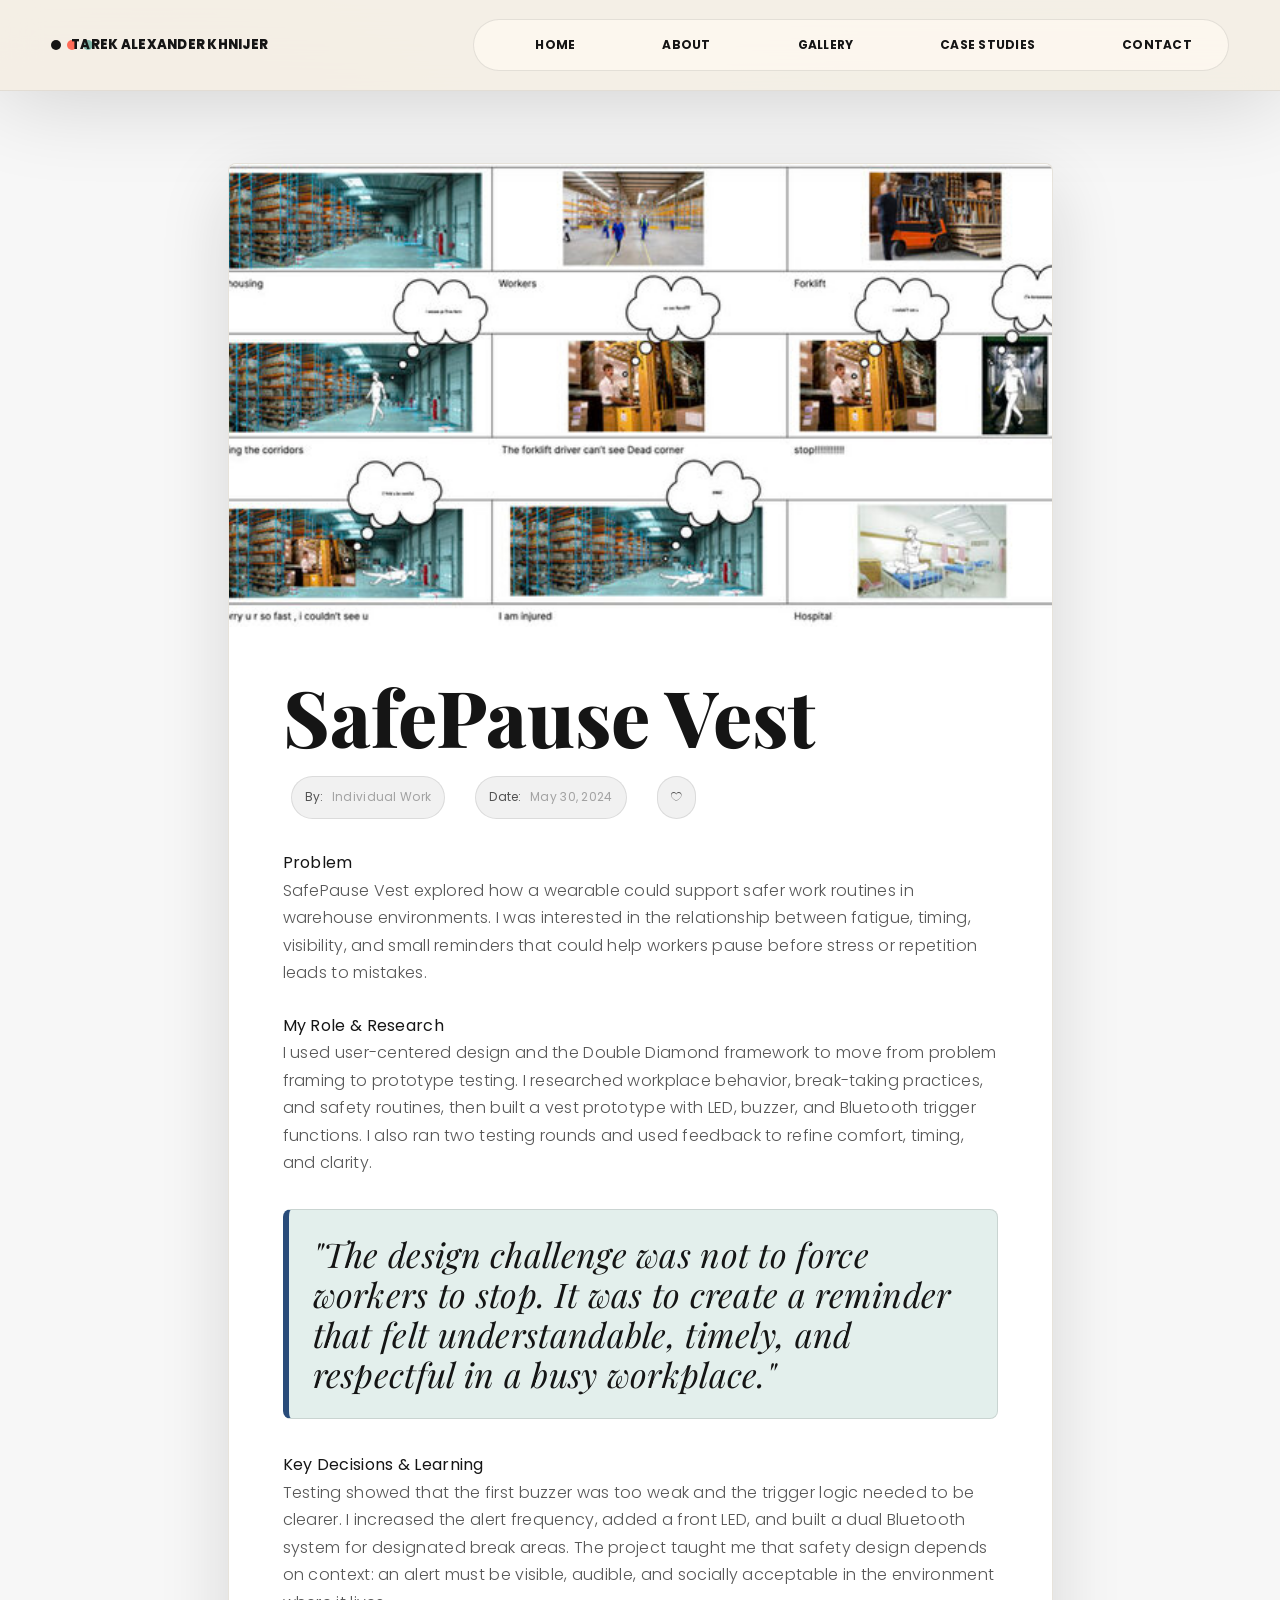
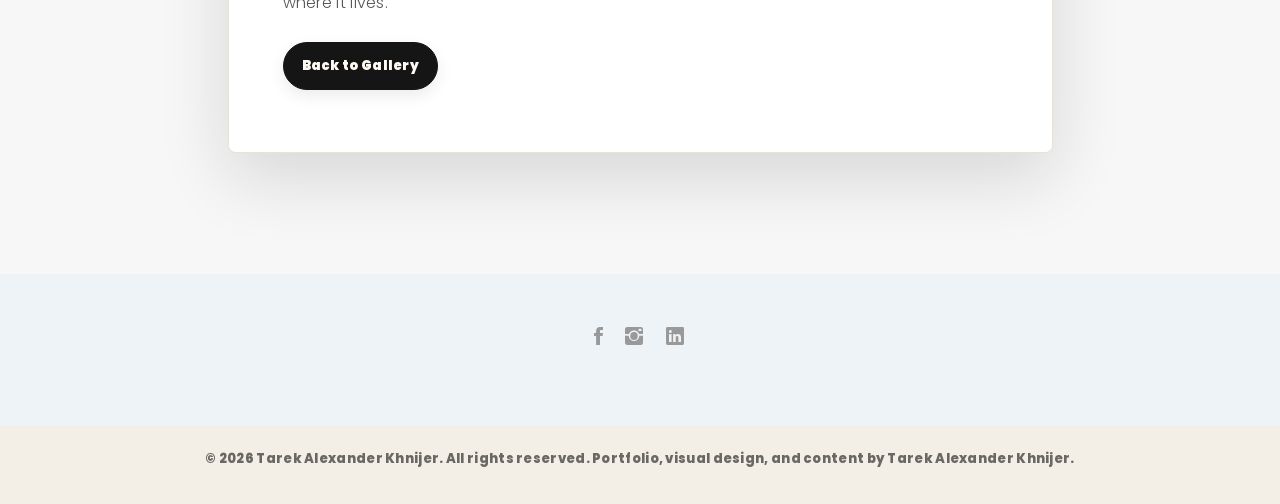
<file: blog-single 4.html>
<!DOCTYPE html>
<html lang="en">
<head>
  <!-- meta -->
  <meta charset="utf-8">
  <meta content="width=device-width, initial-scale=1.0" name="viewport">

  <title>SafePause Vest</title>
  <link rel="canonical" href="https://designbytarek.se/blog-single%204.html">
  <meta property="og:type" content="article">
  <meta property="og:title" content="SafePause Vest">
  <meta property="og:description" content="SafePause Vest is a wearable concept designed to improve safety and well-being in warehouse environments. It gently reminds workers to take regular breaks using LED and buzzer feedback, helping reduce fatigue, errors, and accidents. Created by Tarek Alexander Khnijer, inspired by real warehouse experience.">
  <meta property="og:url" content="https://designbytarek.se/blog-single%204.html">
  <meta property="og:image" content="https://designbytarek.se/images/blog-post-4.jpg">
  <meta name="twitter:card" content="summary_large_image">
  <meta name="description" content="SafePause Vest is a wearable concept designed to improve safety and well-being in warehouse environments. It gently reminds workers to take regular breaks using LED and buzzer feedback, helping reduce fatigue, errors, and accidents. Created by Tarek Alexander Khnijer, inspired by real warehouse experience.">
  <meta name="keywords" content="SafePause Vest, Wearable Design, Interaction Design, UX Research, Workplace Safety, IoT, Bluetooth, Prototyping, Malmö University, Tarek Alexander Khnijer">
  
  <!-- Google Fonts -->
  <link href="https://fonts.googleapis.com/css?family=Poppins:300,300i,400,400i,500,500i,600,600i,700,700i|Playfair+Display:400,400i,700,700i,900,900i" rel="stylesheet">

  <!-- Bootstrap CSS File -->
  <link href="lib/bootstrap/css/bootstrap.min.css" rel="stylesheet">

  <!-- Libraries CSS Files -->
  <link href="lib/ionicons/css/ionicons.min.css" rel="stylesheet">
  <link href="lib/owlcarousel/assets/owl.carousel.min.css" rel="stylesheet">
  <link href="lib/magnific-popup/magnific-popup.css" rel="stylesheet">
  <link href="lib/hover/hover.min.css" rel="stylesheet">

  <!-- Blog Stylesheet File -->
  <link href="css/blog.css" rel="stylesheet">

  <!-- Main Stylesheet File -->
  <link href="css/style.css" rel="stylesheet">

  <!-- Responsive css -->
  <link href="css/responsive.css" rel="stylesheet">
  <link href="css/animated-case-study.css" rel="stylesheet">

  <!-- Favicon -->
  <link rel="icon" type="image/svg+xml" href="images/tarek-three-dot-logo.svg">
  <link rel="shortcut icon" href="images/tarek-three-dot-logo.svg">

  <!-- ============ Brand + Subpage Overrides (match HOME) ============ -->
  <style>
    :root{
      --brand:#c44545;       /* أحمر ناعم */
      --brand-600:#a83232;   /* أغمق للهوفر */
      --gold:#d4af37;
      --grey:#dcdcdc;
      --ink:#111111;
      --bg:#ffffff;
    }
    @media (prefers-color-scheme: dark){
      :root{ --bg:#0b0f19; --ink:#e5e7eb; --grey:#334155; }
      body{ background:var(--bg); color:var(--ink); }
    }

    body{ background: var(--bg); color: var(--ink); }
    a{ color:var(--brand); text-decoration:none; transition:color .2s ease; }
    a:hover{ color:var(--brand-600); }
    a:focus{ outline:3px solid var(--brand-600); outline-offset:2px; border-radius:4px; }

    /* ===== Subpage NAV (روابط ترجع للـ HOME) ===== */
    #main-nav-subpage.subpage-nav{
      position: sticky; top:0; z-index: 1000;
      background: rgba(255,255,255,.9);
      backdrop-filter: blur(8px);
      border-bottom: 1px solid rgba(0,0,0,.06);
    }
    @media (prefers-color-scheme: dark){
      #main-nav-subpage.subpage-nav{
        background: rgba(11,15,25,.85);
        border-bottom-color: rgba(255,255,255,.06);
      }
    }
    #main-nav-subpage .nav-menu li a{ color: var(--ink); }
    #main-nav-subpage .nav-menu li a:hover{ color: var(--brand-600); }
    .nav-menu{ display:flex; gap:18px; justify-content:center; }

    /* ===== Article layout ===== */
    .main-content{ padding-top: 48px; }
    .single-main .block-main{
      background: #fff; border-radius: 16px; overflow: hidden;
      box-shadow: 0 10px 28px rgba(0,0,0,.08);
    }
    @media (prefers-color-scheme: dark){
      .single-main .block-main{ background:#0f1524; }
    }
    .single-main .block-main img{
      width:100%; height:auto; display:block; object-fit: cover;
      max-height: 520px;
    }
    .single-post .journal-txt h4 a{
      color: var(--ink);
      font-family: "Playfair Display", serif;
      font-weight: 700;
      letter-spacing: .3px;
    }
    .post-meta ul{ display:flex; flex-wrap:wrap; gap:14px; padding-left:0; }
    .post-meta li{
      display:inline-flex; align-items:center; gap:6px;
      color:#666; font-size:14px;
      background: #f5f5f7; padding:6px 10px; border-radius: 999px;
    }
    @media (prefers-color-scheme: dark){
      .post-meta li{ background:#162037; color:#b7c0d1; }
    }

    .single-post .padDiv{ padding: 24px 24px 28px; }
    @media (min-width: 768px){
      .single-post .padDiv{ padding: 32px 36px 40px; }
    }
    .single-post p{ line-height: 1.7; margin-bottom: 1.1rem; }
    .single-post blockquote{
      margin: 1.4rem 0; padding: 1rem 1.25rem;
      border-left: 4px solid var(--brand);
      background: linear-gradient(90deg, rgba(196,69,69,.08), transparent 60%);
      border-radius: 8px;
      font-style: italic;
    }

    /* ===== Comments minimal polish ===== */
    .entry-comments-item{
      display:flex; gap:12px; align-items:flex-start;
      background:#fff; border-radius:12px; padding:12px; box-shadow:0 6px 16px rgba(0,0,0,.06);
    }
    @media (prefers-color-scheme: dark){
      .entry-comments-item{ background:#0f1524; }
    }
    .entry-comments-avatar{ width:48px; height:48px; border-radius:50%; object-fit:cover; }
    .entry-comments-author{ font-weight:600; color:var(--ink); }

    /* ===== Buttons ===== */
    .btn-brand{
      background:var(--brand); border-color:var(--brand); color:#fff;
      box-shadow: 0 6px 16px rgba(0,0,0,.08);
      transition: all .2s ease; cursor: pointer;
    }
    .btn-brand:hover{ background:var(--brand-600); border-color:var(--brand-600); transform: translateY(-2px); box-shadow: 0 12px 24px rgba(0,0,0,.12); }

    /* ===== Mobile tweaks ===== */
    @media (max-width: 575.98px){
      .single-main .block-main img{ max-height: 360px; }
      .nav-menu{ gap:12px; font-size: 14px; }
    }

    /* احترام تقليل الحركة */
    @media (prefers-reduced-motion: reduce){
      *{ transition:none !important; animation:none !important; }
    }
    /* موبايل: خلّي الاقتباس واضح ومقروء */
@media (max-width: 576px){
  .single-post blockquote{
    background: linear-gradient(90deg, rgba(196,69,69,.16) 0%, rgba(255,255,255,.98) 70%);
    border-left-width: 5px;
    color: #1f2937 !important;
    font-weight: 600;
    letter-spacing: .2px;
    line-height: 1.6;
    padding: 1.1rem 1.25rem;
    margin: 1.1rem 0;
  }
  .single-post blockquote, 
  .single-post blockquote em, 
  .single-post blockquote i{
    color: #1f2937 !important;
  }
}

/* تباين أفضل في المود الداكن */
@media (prefers-color-scheme: dark){
  .single-post blockquote{
    background: linear-gradient(90deg, rgba(196,69,69,.30) 0%, rgba(22,32,55,.92) 70%);
    color: #e5e7eb !important;
  }
}
  </style>
</head>

<body>
  <nav id="main-nav-subpage" class="subpage-nav case-nav">
    <a class="case-brand" href="index.html#top" aria-label="Tarek Alexander Khnijer">
      <span class="case-brand-mark"></span>
      Tarek Alexander Khnijer
    </a>
    <ul class="nav-menu list-unstyled">
      <li><a href="index.html#top">Home</a></li>
      <li><a href="index.html#about">About</a></li>
      <li><a href="index.html#work">Gallery</a></li>
      <li><a href="index.html#case-studies">Case Studies</a></li>
      <li><a href="index.html#contact">Contact</a></li>
    </ul>
  </nav>



  <!-- start section main content -->
  <div class="main-content paddsection">
    <div class="container">
      <div class="row justify-content-center">
        <div class="col-md-10 col-lg-9">
          <div class="row">
            <div class="container-main single-main">
              <div class="col-md-12">
                <div class="block-main mb-30">
                  <img src="images/blog-post-4.jpg" class="img-responsive" alt="SafePause Vest wearable concept" loading="lazy">
                  <div class="content-main single-post padDiv">
                    <div class="journal-txt">
                      <h4><a href="#">SafePause Vest</a></h4>
                    </div>

                    <div class="post-meta">
                      <ul class="list-unstyled mb-0">
                        <li class="author">By: <a href="#">Individual work</a></li>
                        <li class="date">Date: <a href="#">May 30, 2024</a></li>
                        <li class="commont"><i class="ion-ios-heart-outline" aria-hidden="true"></i></li>
                      </ul>
                    </div>

                    <p class="mb-30"><strong>Problem</strong><br>
                      SafePause Vest explored how a wearable could support safer work routines in warehouse environments. I was interested in the relationship between fatigue, timing, visibility, and small reminders that could help workers pause before stress or repetition leads to mistakes.
                    </p>

                    <p class="mb-30"><strong>My Role &amp; Research</strong><br>
                      I used user-centered design and the Double Diamond framework to move from problem framing to prototype testing. I researched workplace behavior, break-taking practices, and safety routines, then built a vest prototype with LED, buzzer, and Bluetooth trigger functions. I also ran two testing rounds and used feedback to refine comfort, timing, and clarity.</p>

                    <blockquote>"The design challenge was not to force workers to stop. It was to create a reminder that felt understandable, timely, and respectful in a busy workplace."</blockquote>

                    <p class="mb-30"><strong>Key Decisions &amp; Learning</strong><br>
                      Testing showed that the first buzzer was too weak and the trigger logic needed to be clearer. I increased the alert frequency, added a front LED, and built a dual Bluetooth system for designated break areas. The project taught me that safety design depends on context: an alert must be visible, audible, and socially acceptable in the environment where it lives.
                    </p>

                    <!-- CTA back to portfolio -->
                    <a href="index.html#work" class="btn btn-brand mt-2">Back to Gallery</a>
                  </div>
                </div>
              </div>

              <!-- Comments -->
              <div class="col-md-12">
                <div class="comments text-left padDiv mb-30">
                  <div class="entry-comments">
                    <ul class="entry-comments-list list-unstyled">
                      <li>
                        <div class="entry-comments-item">
                          <img src="images/avatar.jpg" class="entry-comments-avatar" alt="Tarek AK avatar">
                          <div class="entry-comments-body">
                            <span class="entry-comments-author">Tarek Alexander Khnijer</span>
                            <span><a href="#">Sep 22, 2025 at 11:48 pm</a></span>
                            <p class="mb-10">Creating the SafePause Vest showed me how interaction design can directly improve workers' lives. Turning interviews and field observations into a working safety device was intense, but rewarding. Seeing warehouse colleagues take it seriously proved the concept's real impact.</p>
                          </div>
                        </div>
                      </li>
                    </ul>
                  </div> <!-- .entry-comments -->
                </div>
              </div>

            </div><!-- .single-main -->
          </div><!-- .row -->
        </div><!-- .col -->
      </div><!-- .row -->
    </div><!-- .container -->
  </div>
  <!-- End section main content -->

  <!-- start section footer -->
  <div id="footer" class="text-center">
    <div class="container">
      <div class="socials-media text-center">
        <ul class="list-unstyled">
          <li><a href="https://www.facebook.com/share/1CvKpyGq5f/?mibextid=wwXIfr" target="_blank" rel="noopener noreferrer" aria-label="Facebook"><i class="ion-social-facebook"></i></a></li>
          <li><a href="https://www.instagram.com/tarekalexanderkhnijer?igsh=MWh1aDJ3eDNhaWhnZA%3D%3D&utm_source=qr" target="_blank" rel="noopener noreferrer" aria-label="Instagram"><i class="ion-social-instagram"></i></a></li>
          <li><a href="https://www.linkedin.com/in/tarek-alexander-khnijer-a9a128128" target="_blank" rel="noopener noreferrer" aria-label="LinkedIn"><i class="ion-social-linkedin"></i></a></li>
        </ul>
      </div>
    </div>
  </div>
  <!-- End section footer -->

  <!-- JavaScript Libraries -->
  <footer class="case-study-footer">© 2026 Tarek Alexander Khnijer. All rights reserved. Portfolio, visual design, and content by Tarek Alexander Khnijer.</footer>

  <script src="lib/jquery/jquery.min.js"></script>
  <script src="lib/jquery/jquery-migrate.min.js"></script>
  <script src="lib/bootstrap/js/bootstrap.bundle.min.js"></script>
  <script src="lib/typed/typed.js"></script>
  <script src="lib/owlcarousel/owl.carousel.min.js"></script>
  <script src="lib/magnific-popup/magnific-popup.min.js"></script>
  <script src="lib/isotope/isotope.pkgd.min.js"></script>

  <!-- Contact Form JavaScript File -->
  <script src="contactform/contactform.js"></script>

  <!-- Template Main Javascript File -->
  <script src="js/main.js"></script>
</body>
</html>
</file>
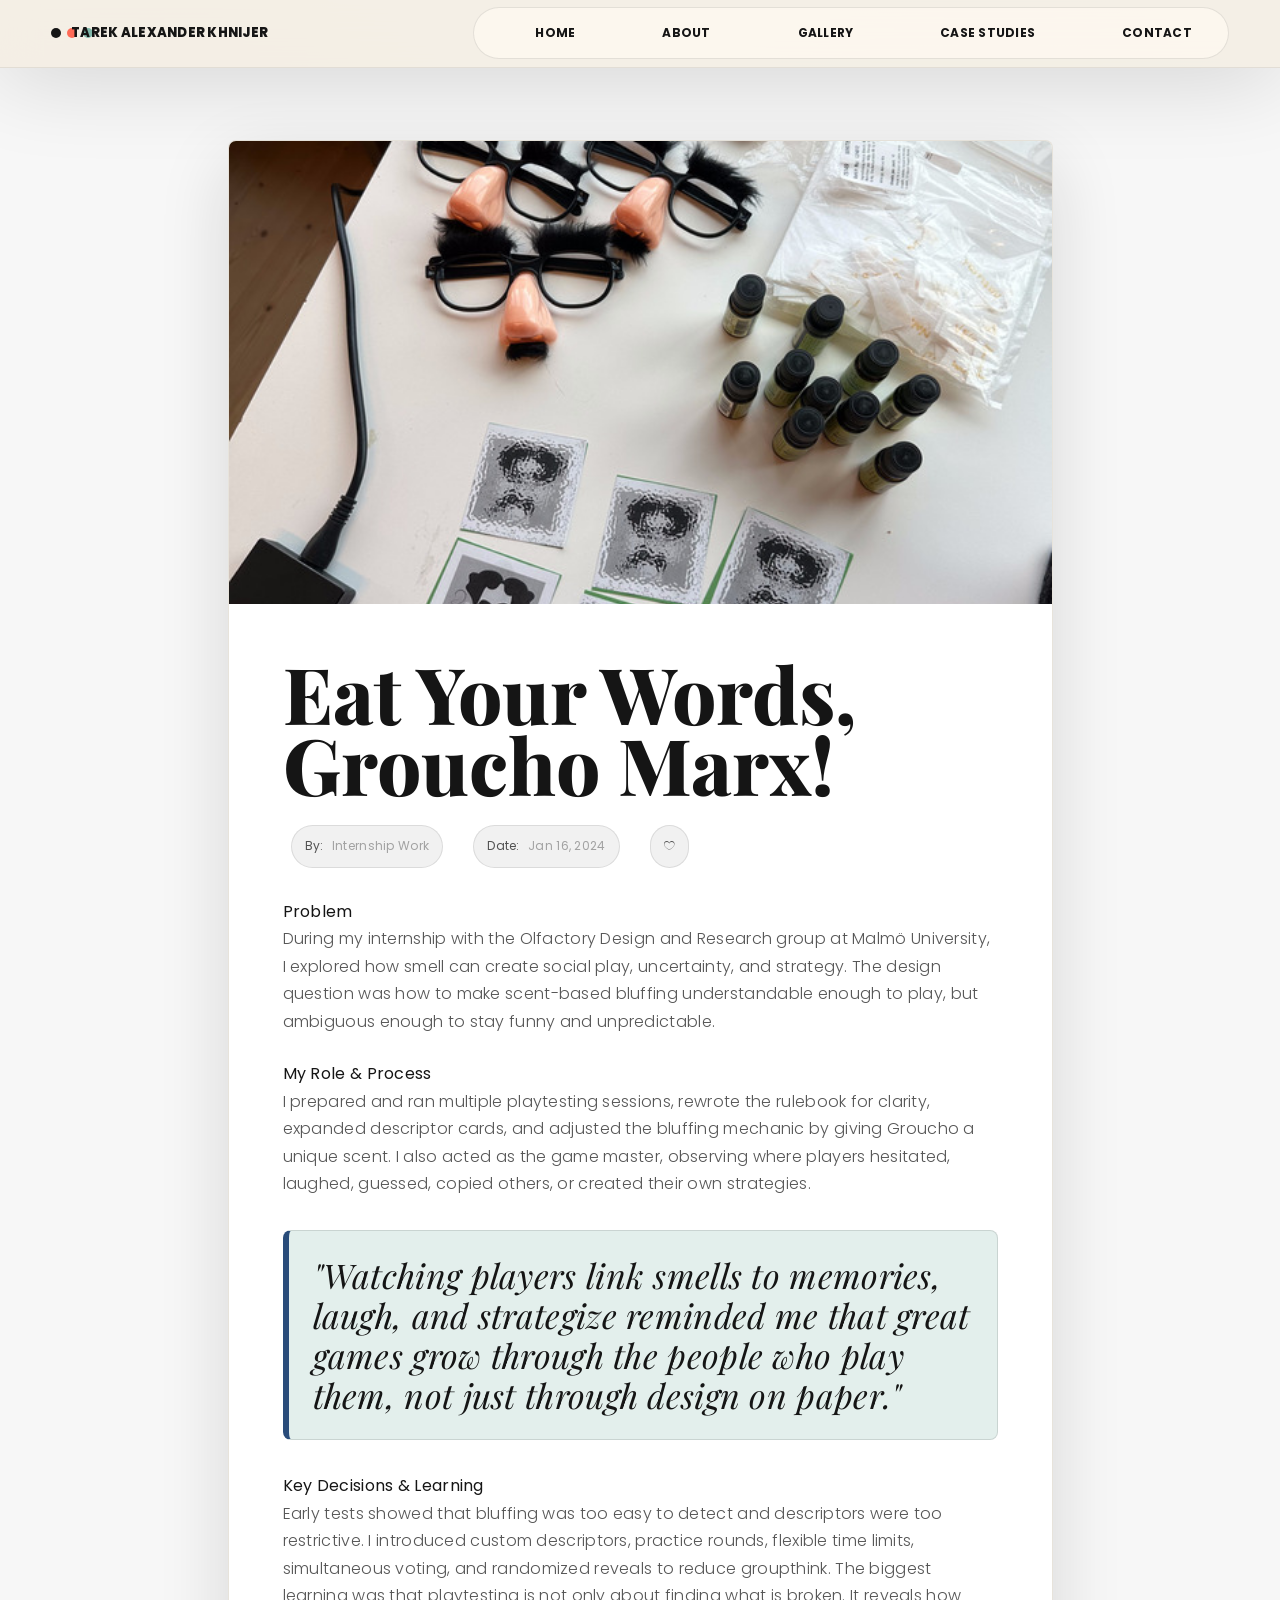
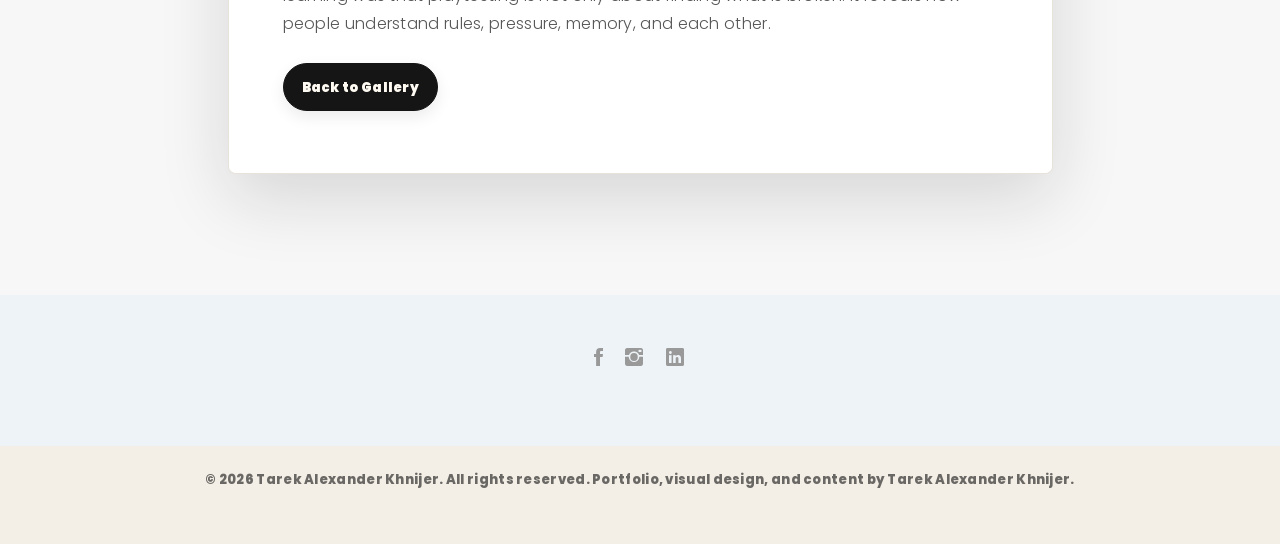
<file: blog-single 5.html>
<!DOCTYPE html>
<html lang="en">
<head>
  <!-- meta -->
  <meta charset="utf-8">
  <meta content="width=device-width, initial-scale=1.0" name="viewport">

  <title>Eat Your Words, Groucho Marx!</title>
  <link rel="canonical" href="https://designbytarek.se/blog-single%205.html">
  <meta property="og:type" content="article">
  <meta property="og:title" content="Eat Your Words, Groucho Marx!">
  <meta property="og:description" content="EAT YOUR WORDS, GROUCHO MARX! is a social smell-bluffing game developed during an internship at Malmö University’s Olfactory Design and Research group. Players use scent vials and humorous bluffing mechanics to outsmart each other, exploring how smell, memory, and interaction shape playfulness and strategy.">
  <meta property="og:url" content="https://designbytarek.se/blog-single%205.html">
  <meta property="og:image" content="https://designbytarek.se/images/blog-post-big.eat.jpg">
  <meta name="twitter:card" content="summary_large_image">
  <meta name="description" content="EAT YOUR WORDS, GROUCHO MARX! is a social smell-bluffing game developed during an internship at Malmö University’s Olfactory Design and Research group. Players use scent vials and humorous bluffing mechanics to outsmart each other, exploring how smell, memory, and interaction shape playfulness and strategy.">
<meta name="keywords" content="Eat Your Words, Groucho Marx, Game Design, Playtesting, Olfactory Interaction, Smell Game, Social Play, UX Research, Malmö University, Tarek Alexander Khnijer">

  <!-- Google Fonts -->
  <link href="https://fonts.googleapis.com/css?family=Poppins:300,300i,400,400i,500,500i,600,600i,700,700i|Playfair+Display:400,400i,700,700i,900,900i" rel="stylesheet">

  <!-- Bootstrap CSS File -->
  <link href="lib/bootstrap/css/bootstrap.min.css" rel="stylesheet">

  <!-- Libraries CSS Files -->
  <link href="lib/ionicons/css/ionicons.min.css" rel="stylesheet">
  <link href="lib/owlcarousel/assets/owl.carousel.min.css" rel="stylesheet">
  <link href="lib/magnific-popup/magnific-popup.css" rel="stylesheet">
  <link href="lib/hover/hover.min.css" rel="stylesheet">

  <!-- Blog Stylesheet File -->
  <link href="css/blog.css" rel="stylesheet">

  <!-- Main Stylesheet File -->
  <link href="css/style.css" rel="stylesheet">

  <!-- Responsive css -->
  <link href="css/responsive.css" rel="stylesheet">
  <link href="css/animated-case-study.css" rel="stylesheet">

  <!-- Favicon -->
  <link rel="icon" type="image/svg+xml" href="images/tarek-three-dot-logo.svg">
  <link rel="shortcut icon" href="images/tarek-three-dot-logo.svg">

  <!-- ============ Brand + Subpage Overrides (match HOME) ============ -->
  <style>
    :root{
      --brand:#c44545;       /* أحمر ناعم */
      --brand-600:#a83232;   /* أغمق للهوفر */
      --gold:#d4af37;
      --grey:#dcdcdc;
      --ink:#111111;
      --bg:#ffffff;
    }
    @media (prefers-color-scheme: dark){
      :root{ --bg:#0b0f19; --ink:#e5e7eb; --grey:#334155; }
      body{ background:var(--bg); color:var(--ink); }
    }

    body{ background: var(--bg); color: var(--ink); }
    a{ color:var(--brand); text-decoration:none; transition:color .2s ease; }
    a:hover{ color:var(--brand-600); }
    a:focus{ outline:3px solid var(--brand-600); outline-offset:2px; border-radius:4px; }

    /* ===== Subpage NAV (روابط ترجع للـ HOME) ===== */
    #main-nav-subpage.subpage-nav{
      position: sticky; top:0; z-index: 1000;
      background: rgba(255,255,255,.9);
      backdrop-filter: blur(8px);
      border-bottom: 1px solid rgba(0,0,0,.06);
    }
    @media (prefers-color-scheme: dark){
      #main-nav-subpage.subpage-nav{
        background: rgba(11,15,25,.85);
        border-bottom-color: rgba(255,255,255,.06);
      }
    }
    #main-nav-subpage .nav-menu li a{ color: var(--ink); }
    #main-nav-subpage .nav-menu li a:hover{ color: var(--brand-600); }
    .nav-menu{ display:flex; gap:18px; justify-content:center; }

    /* ===== Article layout ===== */
    .main-content{ padding-top: 48px; }
    .single-main .block-main{
      background: #fff; border-radius: 16px; overflow: hidden;
      box-shadow: 0 10px 28px rgba(0,0,0,.08);
    }
    @media (prefers-color-scheme: dark){
      .single-main .block-main{ background:#0f1524; }
    }
    .single-main .block-main img{
      width:100%; height:auto; display:block; object-fit: cover;
      max-height: 520px;
    }
    .single-post .journal-txt h4 a{
      color: var(--ink);
      font-family: "Playfair Display", serif;
      font-weight: 700;
      letter-spacing: .3px;
    }
    .post-meta ul{ display:flex; flex-wrap:wrap; gap:14px; padding-left:0; }
    .post-meta li{
      display:inline-flex; align-items:center; gap:6px;
      color:#666; font-size:14px;
      background: #f5f5f7; padding:6px 10px; border-radius: 999px;
    }
    @media (prefers-color-scheme: dark){
      .post-meta li{ background:#162037; color:#b7c0d1; }
    }

    .single-post .padDiv{ padding: 24px 24px 28px; }
    @media (min-width: 768px){
      .single-post .padDiv{ padding: 32px 36px 40px; }
    }
    .single-post p{ line-height: 1.7; margin-bottom: 1.1rem; }
    .single-post blockquote{
      margin: 1.4rem 0; padding: 1rem 1.25rem;
      border-left: 4px solid var(--brand);
      background: linear-gradient(90deg, rgba(196,69,69,.08), transparent 60%);
      border-radius: 8px;
      font-style: italic;
    }

    /* ===== Comments minimal polish ===== */
    .entry-comments-item{
      display:flex; gap:12px; align-items:flex-start;
      background:#fff; border-radius:12px; padding:12px; box-shadow:0 6px 16px rgba(0,0,0,.06);
    }
    @media (prefers-color-scheme: dark){
      .entry-comments-item{ background:#0f1524; }
    }
    .entry-comments-avatar{ width:48px; height:48px; border-radius:50%; object-fit:cover; }
    .entry-comments-author{ font-weight:600; color:var(--ink); }

    /* ===== Buttons ===== */
    .btn-brand{
      background:var(--brand); border-color:var(--brand); color:#fff;
      box-shadow: 0 6px 16px rgba(0,0,0,.08);
      transition: all .2s ease; cursor: pointer;
    }
    .btn-brand:hover{ background:var(--brand-600); border-color:var(--brand-600); transform: translateY(-2px); box-shadow: 0 12px 24px rgba(0,0,0,.12); }

    /* ===== Mobile tweaks ===== */
    @media (max-width: 575.98px){
      .single-main .block-main img{ max-height: 360px; }
      .nav-menu{ gap:12px; font-size: 14px; }
    }

    /* احترام تقليل الحركة */
    @media (prefers-reduced-motion: reduce){
      *{ transition:none !important; animation:none !important; }
    }
    /* موبايل: خلّي الاقتباس واضح ومقروء */
@media (max-width: 576px){
  .single-post blockquote{
    background: linear-gradient(90deg, rgba(196,69,69,.16) 0%, rgba(255,255,255,.98) 70%);
    border-left-width: 5px;
    color: #1f2937 !important;
    font-weight: 600;
    letter-spacing: .2px;
    line-height: 1.6;
    padding: 1.1rem 1.25rem;
    margin: 1.1rem 0;
  }
  .single-post blockquote, 
  .single-post blockquote em, 
  .single-post blockquote i{
    color: #1f2937 !important;
  }
}

/* تباين أفضل في المود الداكن */
@media (prefers-color-scheme: dark){
  .single-post blockquote{
    background: linear-gradient(90deg, rgba(196,69,69,.30) 0%, rgba(22,32,55,.92) 70%);
    color: #e5e7eb !important;
  }
}
  </style>
</head>

<body>
  <nav id="main-nav-subpage" class="subpage-nav case-nav">
    <a class="case-brand" href="index.html#top" aria-label="Tarek Alexander Khnijer">
      <span class="case-brand-mark"></span>
      Tarek Alexander Khnijer
    </a>
    <ul class="nav-menu list-unstyled">
      <li><a href="index.html#top">Home</a></li>
      <li><a href="index.html#about">About</a></li>
      <li><a href="index.html#work">Gallery</a></li>
      <li><a href="index.html#case-studies">Case Studies</a></li>
      <li><a href="index.html#contact">Contact</a></li>
    </ul>
  </nav>



  <!-- start section main content -->
  <div class="main-content paddsection">
    <div class="container">
      <div class="row justify-content-center">
        <div class="col-md-10 col-lg-9">
          <div class="row">
            <div class="container-main single-main">
              <div class="col-md-12">
                <div class="block-main mb-30">
                  <img src="images/blog-post-big.eat.jpg" class="img-responsive" alt="Playtesting session – sniff bluffing mechanic" loading="lazy">
                  <div class="content-main single-post padDiv">
                    <div class="journal-txt">
                      <h4><a href="#">Eat Your Words, Groucho Marx!</a></h4>
                    </div>

                    <div class="post-meta">
                      <ul class="list-unstyled mb-0">
                        <li class="author">By: <a href="#">Internship work</a></li>
                        <li class="date">Date: <a href="#">Jan 16, 2024</a></li>
                        <li class="commont"><i class="ion-ios-heart-outline" aria-hidden="true"></i></li>
                      </ul>
                    </div>

                    <p class="mb-30"><strong>Problem</strong><br>
                      During my internship with the Olfactory Design and Research group at Malmö University, I explored how smell can create social play, uncertainty, and strategy. The design question was how to make scent-based bluffing understandable enough to play, but ambiguous enough to stay funny and unpredictable.
                    </p>

                    <p class="mb-30"><strong>My Role &amp; Process</strong><br>
                      I prepared and ran multiple playtesting sessions, rewrote the rulebook for clarity, expanded descriptor cards, and adjusted the bluffing mechanic by giving Groucho a unique scent. I also acted as the game master, observing where players hesitated, laughed, guessed, copied others, or created their own strategies.
                    </p>

                    <blockquote>"Watching players link smells to memories, laugh, and strategize reminded me that great games grow through the people who play them, not just through design on paper."</blockquote>

                    <p class="mb-30"><strong>Key Decisions &amp; Learning</strong><br>
                      Early tests showed that bluffing was too easy to detect and descriptors were too restrictive. I introduced custom descriptors, practice rounds, flexible time limits, simultaneous voting, and randomized reveals to reduce groupthink. The biggest learning was that playtesting is not only about finding what is broken. It reveals how people understand rules, pressure, memory, and each other.
                    </p>

                    <!-- CTA back to portfolio -->
                    <a href="index.html#work" class="btn btn-brand mt-2">Back to Gallery</a>
                  </div>
                </div>
              </div>

              <!-- Comments -->
              <div class="col-md-12">
                <div class="comments text-left padDiv mb-30">
                  <div class="entry-comments">
                    <ul class="entry-comments-list list-unstyled">
                      <li>
                        <div class="entry-comments-item">
                          <img src="images/avatar.jpg" class="entry-comments-avatar" alt="Tarek AK avatar">
                          <div class="entry-comments-body">
                            <span class="entry-comments-author">Tarek Alexander Khnijer</span>
                            <span><a href="#">Sep 25, 2025 at 03:33 pm</a></span>
                            <p class="mb-10">Playtesting Eat Your Words, Groucho Marx! showed me how vital it is to listen and adapt. Open questions and an energetic game-master role gave me insights I’d have missed otherwise and kept players engaged. It confirmed that player experience must sit at the center of any game design.</p>
                          </div>
                        </div>
                      </li>
                    </ul>
                  </div> <!-- .entry-comments -->
                </div>
              </div>

            </div><!-- .single-main -->
          </div><!-- .row -->
        </div><!-- .col -->
      </div><!-- .row -->
    </div><!-- .container -->
  </div>
  <!-- End section main content -->

  <!-- start section footer -->
  <div id="footer" class="text-center">
    <div class="container">
      <div class="socials-media text-center">
        <ul class="list-unstyled">
          <li><a href="https://www.facebook.com/share/1CvKpyGq5f/?mibextid=wwXIfr" target="_blank" rel="noopener noreferrer" aria-label="Facebook"><i class="ion-social-facebook"></i></a></li>
          <li><a href="https://www.instagram.com/tarekalexanderkhnijer?igsh=MWh1aDJ3eDNhaWhnZA%3D%3D&utm_source=qr" target="_blank" rel="noopener noreferrer" aria-label="Instagram"><i class="ion-social-instagram"></i></a></li>
          <li><a href="https://www.linkedin.com/in/tarek-alexander-khnijer-a9a128128" target="_blank" rel="noopener noreferrer" aria-label="LinkedIn"><i class="ion-social-linkedin"></i></a></li>
        </ul>
      </div>
    </div>
  </div>
  <!-- End section footer -->

  <!-- JavaScript Libraries -->
  <footer class="case-study-footer">© 2026 Tarek Alexander Khnijer. All rights reserved. Portfolio, visual design, and content by Tarek Alexander Khnijer.</footer>

  <script src="lib/jquery/jquery.min.js"></script>
  <script src="lib/jquery/jquery-migrate.min.js"></script>
  <script src="lib/bootstrap/js/bootstrap.bundle.min.js"></script>
  <script src="lib/typed/typed.js"></script>
  <script src="lib/owlcarousel/owl.carousel.min.js"></script>
  <script src="lib/magnific-popup/magnific-popup.min.js"></script>
  <script src="lib/isotope/isotope.pkgd.min.js"></script>

  <!-- Contact Form JavaScript File -->
  <script src="contactform/contactform.js"></script>

  <!-- Template Main Javascript File -->
  <script src="js/main.js"></script>
</body>
</html>
</file>
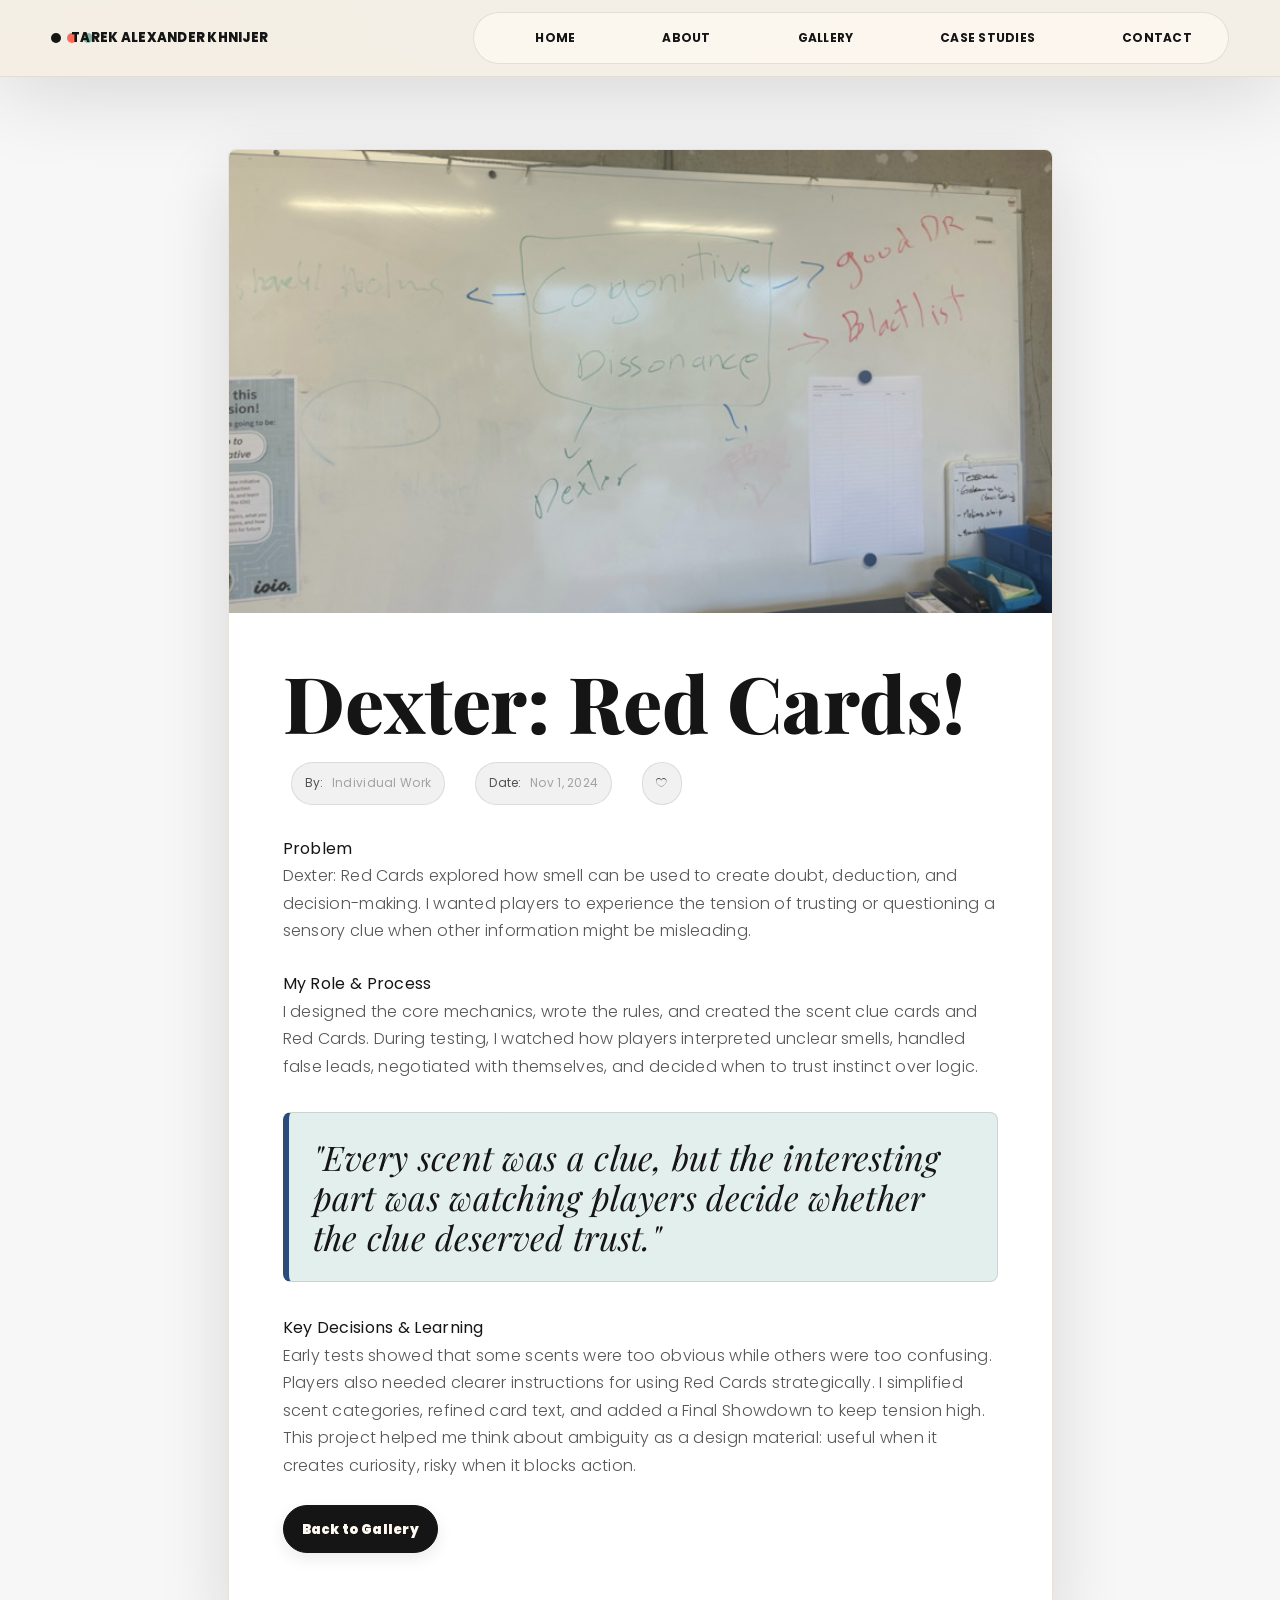
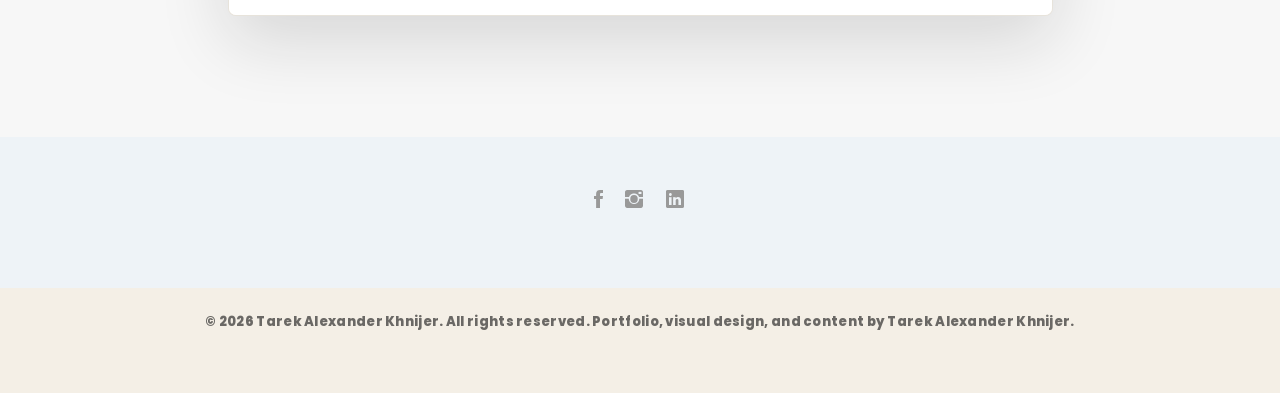
<file: blog-single 6.html>
<!DOCTYPE html>
<html lang="en">
<head>
  <!-- meta -->
  <meta charset="utf-8">
  <meta content="width=device-width, initial-scale=1.0" name="viewport">

  <title>Dexter: Red Cards!</title>
  <link rel="canonical" href="https://designbytarek.se/blog-single%206.html">
  <meta property="og:type" content="article">
  <meta property="og:title" content="Dexter: Red Cards!">
  <meta property="og:description" content="DEXTER: RED CARDS! is a scent-detective game inspired by cognitive dissonance and deduction. Players interpret scent clues and misleading red cards to uncover hidden truths, balancing logic and instinct. Designed by Tarek Alexander Khnijer to explore sensory play and psychological tension through game design.">
  <meta property="og:url" content="https://designbytarek.se/blog-single%206.html">
  <meta property="og:image" content="https://designbytarek.se/images/blog-post-big.de.jpg">
  <meta name="twitter:card" content="summary_large_image">
  <meta name="description" content="DEXTER: RED CARDS! is a scent-detective game inspired by cognitive dissonance and deduction. Players interpret scent clues and misleading red cards to uncover hidden truths, balancing logic and instinct. Designed by Tarek Alexander Khnijer to explore sensory play and psychological tension through game design.">
  <meta name="keywords" content="Dexter Red Cards, Game Design, Smell Game, Olfactory Interaction, Cognitive Dissonance, Scent Play, UX Design, Interaction Design, Malmö University, Tarek Alexander Khnijer">
  
  <!-- Google Fonts -->
  <link href="https://fonts.googleapis.com/css?family=Poppins:300,300i,400,400i,500,500i,600,600i,700,700i|Playfair+Display:400,400i,700,700i,900,900i" rel="stylesheet">

  <!-- Bootstrap CSS File -->
  <link href="lib/bootstrap/css/bootstrap.min.css" rel="stylesheet">

  <!-- Libraries CSS Files -->
  <link href="lib/ionicons/css/ionicons.min.css" rel="stylesheet">
  <link href="lib/owlcarousel/assets/owl.carousel.min.css" rel="stylesheet">
  <link href="lib/magnific-popup/magnific-popup.css" rel="stylesheet">
  <link href="lib/hover/hover.min.css" rel="stylesheet">

  <!-- Blog Stylesheet File -->
  <link href="css/blog.css" rel="stylesheet">

  <!-- Main Stylesheet File -->
  <link href="css/style.css" rel="stylesheet">

  <!-- Responsive css -->
  <link href="css/responsive.css" rel="stylesheet">
  <link href="css/animated-case-study.css" rel="stylesheet">

  <!-- Favicon -->
  <link rel="icon" type="image/svg+xml" href="images/tarek-three-dot-logo.svg">
  <link rel="shortcut icon" href="images/tarek-three-dot-logo.svg">

  <!-- ============ Brand + Subpage Overrides (match HOME) ============ -->
  <style>
    :root{
      --brand:#c44545;       /* أحمر ناعم */
      --brand-600:#a83232;   /* أغمق للهوفر */
      --gold:#d4af37;
      --grey:#dcdcdc;
      --ink:#111111;
      --bg:#ffffff;
    }
    @media (prefers-color-scheme: dark){
      :root{ --bg:#0b0f19; --ink:#e5e7eb; --grey:#334155; }
      body{ background:var(--bg); color:var(--ink); }
    }

    body{ background: var(--bg); color: var(--ink); }
    a{ color:var(--brand); text-decoration:none; transition:color .2s ease; }
    a:hover{ color:var(--brand-600); }
    a:focus{ outline:3px solid var(--brand-600); outline-offset:2px; border-radius:4px; }

    /* ===== Subpage NAV (روابط ترجع للـ HOME) ===== */
    #main-nav-subpage.subpage-nav{
      position: sticky; top:0; z-index: 1000;
      background: rgba(255,255,255,.9);
      backdrop-filter: blur(8px);
      border-bottom: 1px solid rgba(0,0,0,.06);
    }
    @media (prefers-color-scheme: dark){
      #main-nav-subpage.subpage-nav{
        background: rgba(11,15,25,.85);
        border-bottom-color: rgba(255,255,255,.06);
      }
    }
    #main-nav-subpage .nav-menu li a{ color: var(--ink); }
    #main-nav-subpage .nav-menu li a:hover{ color: var(--brand-600); }
    .nav-menu{ display:flex; gap:18px; justify-content:center; }

    /* ===== Article layout ===== */
    .main-content{ padding-top: 48px; }
    .single-main .block-main{
      background: #fff; border-radius: 16px; overflow: hidden;
      box-shadow: 0 10px 28px rgba(0,0,0,.08);
    }
    @media (prefers-color-scheme: dark){
      .single-main .block-main{ background:#0f1524; }
    }
    .single-main .block-main img{
      width:100%; height:auto; display:block; object-fit: cover;
      max-height: 520px;
    }
    .single-post .journal-txt h4 a{
      color: var(--ink);
      font-family: "Playfair Display", serif;
      font-weight: 700;
      letter-spacing: .3px;
    }
    .post-meta ul{ display:flex; flex-wrap:wrap; gap:14px; padding-left:0; }
    .post-meta li{
      display:inline-flex; align-items:center; gap:6px;
      color:#666; font-size:14px;
      background: #f5f5f7; padding:6px 10px; border-radius: 999px;
    }
    @media (prefers-color-scheme: dark){
      .post-meta li{ background:#162037; color:#b7c0d1; }
    }

    .single-post .padDiv{ padding: 24px 24px 28px; }
    @media (min-width: 768px){
      .single-post .padDiv{ padding: 32px 36px 40px; }
    }
    .single-post p{ line-height: 1.7; margin-bottom: 1.1rem; }
    .single-post blockquote{
      margin: 1.4rem 0; padding: 1rem 1.25rem;
      border-left: 4px solid var(--brand);
      background: linear-gradient(90deg, rgba(196,69,69,.08), transparent 60%);
      border-radius: 8px;
      font-style: italic;
    }

    /* ===== Comments minimal polish ===== */
    .entry-comments-item{
      display:flex; gap:12px; align-items:flex-start;
      background:#fff; border-radius:12px; padding:12px; box-shadow:0 6px 16px rgba(0,0,0,.06);
    }
    @media (prefers-color-scheme: dark){
      .entry-comments-item{ background:#0f1524; }
    }
    .entry-comments-avatar{ width:48px; height:48px; border-radius:50%; object-fit:cover; }
    .entry-comments-author{ font-weight:600; color:var(--ink); }

    /* ===== Buttons ===== */
    .btn-brand{
      background:var(--brand); border-color:var(--brand); color:#fff;
      box-shadow: 0 6px 16px rgba(0,0,0,.08);
      transition: all .2s ease; cursor: pointer;
    }
    .btn-brand:hover{ background:var(--brand-600); border-color:var(--brand-600); transform: translateY(-2px); box-shadow: 0 12px 24px rgba(0,0,0,.12); }

    /* ===== Mobile tweaks ===== */
    @media (max-width: 575.98px){
      .single-main .block-main img{ max-height: 360px; }
      .nav-menu{ gap:12px; font-size: 14px; }
    }

    /* احترام تقليل الحركة */
    @media (prefers-reduced-motion: reduce){
      *{ transition:none !important; animation:none !important; }
    }
    /* موبايل: خلّي الاقتباس واضح ومقروء */
@media (max-width: 576px){
  .single-post blockquote{
    background: linear-gradient(90deg, rgba(196,69,69,.16) 0%, rgba(255,255,255,.98) 70%);
    border-left-width: 5px;
    color: #1f2937 !important;
    font-weight: 600;
    letter-spacing: .2px;
    line-height: 1.6;
    padding: 1.1rem 1.25rem;
    margin: 1.1rem 0;
  }
  .single-post blockquote, 
  .single-post blockquote em, 
  .single-post blockquote i{
    color: #1f2937 !important;
  }
}

/* تباين أفضل في المود الداكن */
@media (prefers-color-scheme: dark){
  .single-post blockquote{
    background: linear-gradient(90deg, rgba(196,69,69,.30) 0%, rgba(22,32,55,.92) 70%);
    color: #e5e7eb !important;
  }
}
  </style>
</head>

<body>
  <nav id="main-nav-subpage" class="subpage-nav case-nav">
    <a class="case-brand" href="index.html#top" aria-label="Tarek Alexander Khnijer">
      <span class="case-brand-mark"></span>
      Tarek Alexander Khnijer
    </a>
    <ul class="nav-menu list-unstyled">
      <li><a href="index.html#top">Home</a></li>
      <li><a href="index.html#about">About</a></li>
      <li><a href="index.html#work">Gallery</a></li>
      <li><a href="index.html#case-studies">Case Studies</a></li>
      <li><a href="index.html#contact">Contact</a></li>
    </ul>
  </nav>



  <!-- start section main content -->
  <div class="main-content paddsection">
    <div class="container">
      <div class="row justify-content-center">
        <div class="col-md-10 col-lg-9">
          <div class="row">
            <div class="container-main single-main">
              <div class="col-md-12">
                <div class="block-main mb-30">
                  <img src="images/blog-post-big.de.jpg" class="img-responsive" alt="Smell Dexter: Red Cards – scent detective game concept" loading="lazy">
                  <div class="content-main single-post padDiv">
                    <div class="journal-txt">
                      <h4><a href="#">Dexter: Red Cards!</a></h4>
                    </div>

                    <div class="post-meta">
                      <ul class="list-unstyled mb-0">
                        <li class="author">By: <a href="#">Individual work</a></li>
                        <li class="date">Date: <a href="#">Nov 1, 2024</a></li>
                        <li class="commont"><i class="ion-ios-heart-outline" aria-hidden="true"></i></li>
                      </ul>
                    </div>

                    <p class="mb-30"><strong>Problem</strong><br>
                      Dexter: Red Cards explored how smell can be used to create doubt, deduction, and decision-making. I wanted players to experience the tension of trusting or questioning a sensory clue when other information might be misleading.
                    </p>

                    <p class="mb-30"><strong>My Role &amp; Process</strong><br>
                      I designed the core mechanics, wrote the rules, and created the scent clue cards and Red Cards. During testing, I watched how players interpreted unclear smells, handled false leads, negotiated with themselves, and decided when to trust instinct over logic.
                    </p>

                    <blockquote>"Every scent was a clue, but the interesting part was watching players decide whether the clue deserved trust."</blockquote>

                    <p class="mb-30"><strong>Key Decisions &amp; Learning</strong><br>
                      Early tests showed that some scents were too obvious while others were too confusing. Players also needed clearer instructions for using Red Cards strategically. I simplified scent categories, refined card text, and added a Final Showdown to keep tension high. This project helped me think about ambiguity as a design material: useful when it creates curiosity, risky when it blocks action.
                    </p>

                    <!-- CTA back to portfolio -->
                    <a href="index.html#work" class="btn btn-brand mt-2">Back to Gallery</a>
                  </div>
                </div>
              </div>

              <!-- Comments -->
              <div class="col-md-12">
                <div class="comments text-left padDiv mb-30">
                  <div class="entry-comments">
                    <ul class="entry-comments-list list-unstyled">
                      <li>
                        <div class="entry-comments-item">
                          <img src="images/avatar.jpg" class="entry-comments-avatar" alt="Tarek AK avatar">
                          <div class="entry-comments-body">
                            <span class="entry-comments-author">Tarek Alexander Khnijer</span>
                            <span><a href="#">Mar 02, 2025 at 1:20 pm</a></span>
                            <p class="mb-10">Designing Dexter: Red Cards! taught me how to turn cognitive dissonance into gameplay. Watching players doubt their own choices showed the power of mixing sensory cues with hidden information. It reminded me that clear rules and balanced tension are essential when I want players to feel both challenged and immersed.</p>
                          </div>
                        </div>
                      </li>
                    </ul>
                  </div> <!-- .entry-comments -->
                </div>
              </div>

            </div><!-- .single-main -->
          </div><!-- .row -->
        </div><!-- .col -->
      </div><!-- .row -->
    </div><!-- .container -->
  </div>
  <!-- End section main content -->

  <!-- start section footer -->
  <div id="footer" class="text-center">
    <div class="container">
      <div class="socials-media text-center">
        <ul class="list-unstyled">
          <li><a href="https://www.facebook.com/share/1CvKpyGq5f/?mibextid=wwXIfr" target="_blank" rel="noopener noreferrer" aria-label="Facebook"><i class="ion-social-facebook"></i></a></li>
          <li><a href="https://www.instagram.com/tarekalexanderkhnijer?igsh=MWh1aDJ3eDNhaWhnZA%3D%3D&utm_source=qr" target="_blank" rel="noopener noreferrer" aria-label="Instagram"><i class="ion-social-instagram"></i></a></li>
          <li><a href="https://www.linkedin.com/in/tarek-alexander-khnijer-a9a128128" target="_blank" rel="noopener noreferrer" aria-label="LinkedIn"><i class="ion-social-linkedin"></i></a></li>
        </ul>
      </div>
    </div>
  </div>
  <!-- End section footer -->

  <!-- JavaScript Libraries -->
  <footer class="case-study-footer">© 2026 Tarek Alexander Khnijer. All rights reserved. Portfolio, visual design, and content by Tarek Alexander Khnijer.</footer>

  <script src="lib/jquery/jquery.min.js"></script>
  <script src="lib/jquery/jquery-migrate.min.js"></script>
  <script src="lib/bootstrap/js/bootstrap.bundle.min.js"></script>
  <script src="lib/typed/typed.js"></script>
  <script src="lib/owlcarousel/owl.carousel.min.js"></script>
  <script src="lib/magnific-popup/magnific-popup.min.js"></script>
  <script src="lib/isotope/isotope.pkgd.min.js"></script>

  <!-- Contact Form JavaScript File -->
  <script src="contactform/contactform.js"></script>

  <!-- Template Main Javascript File -->
  <script src="js/main.js"></script>
</body>
</html>
</file>
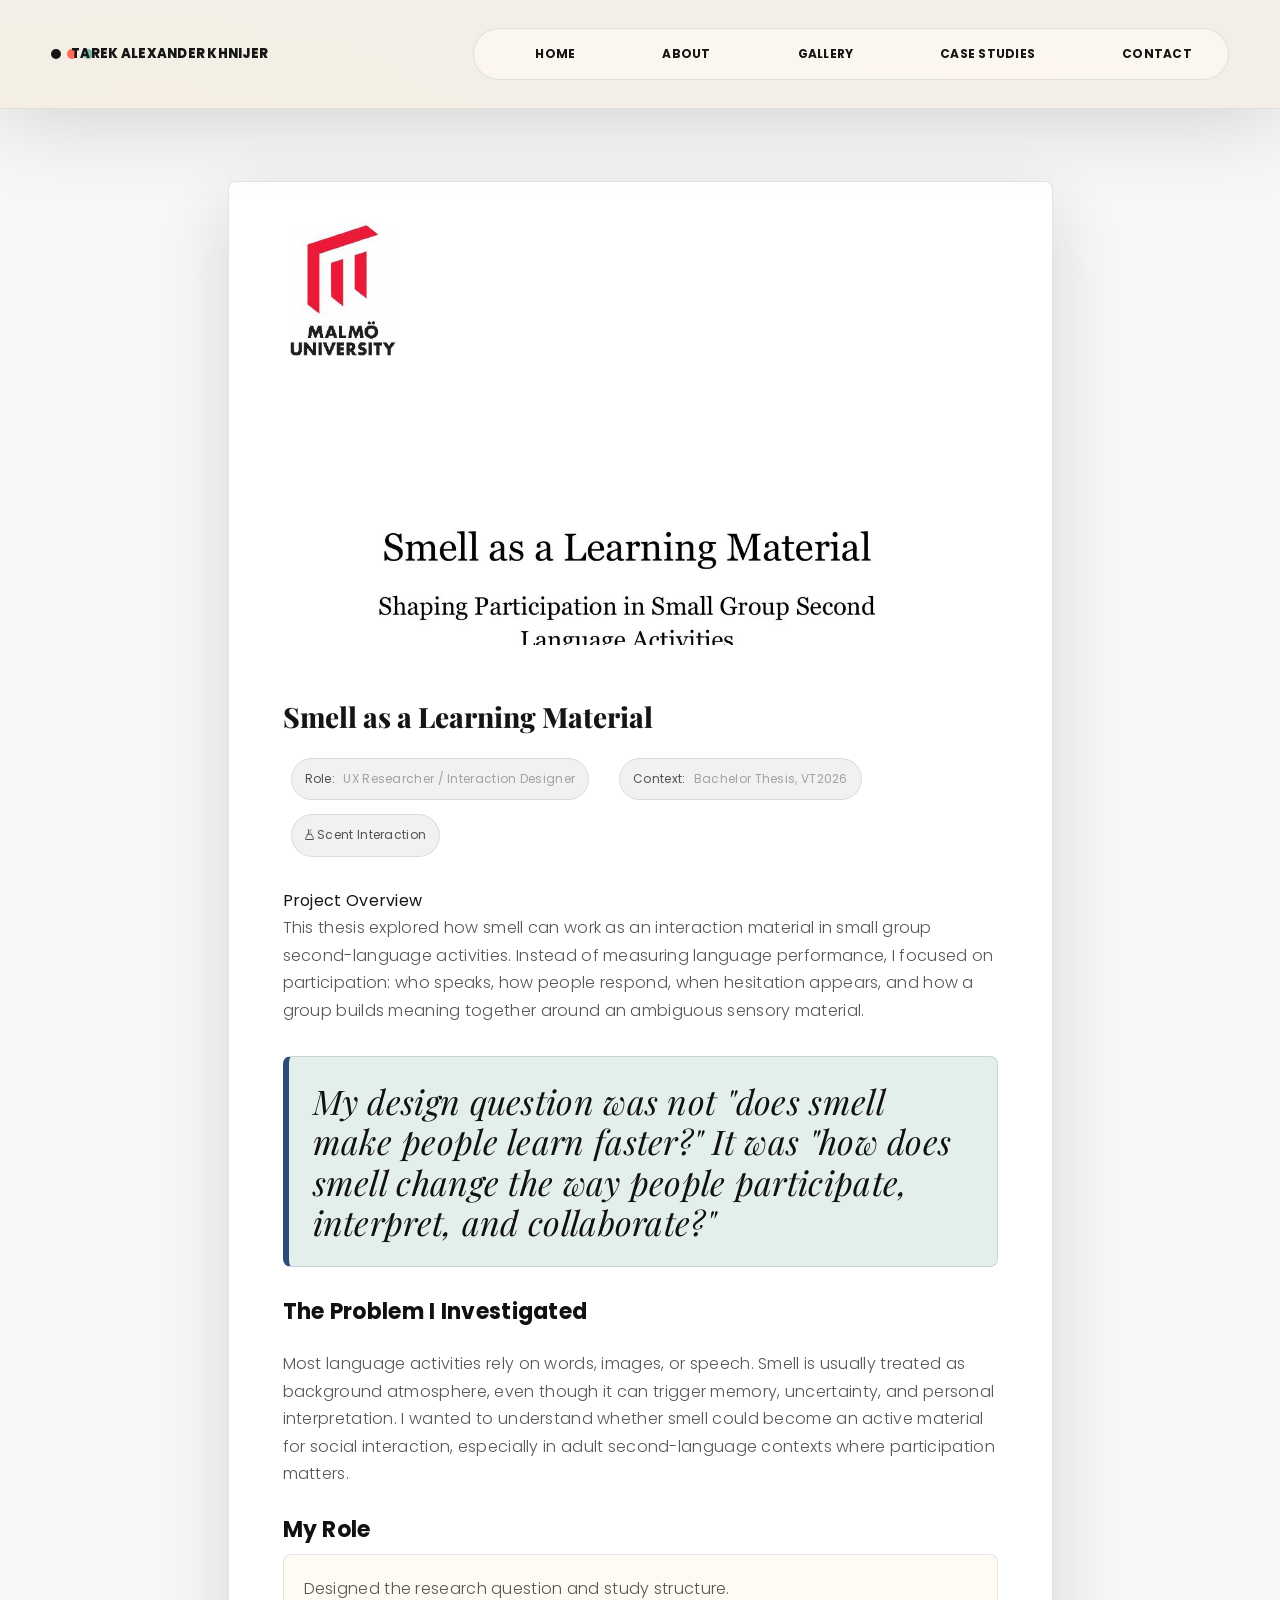
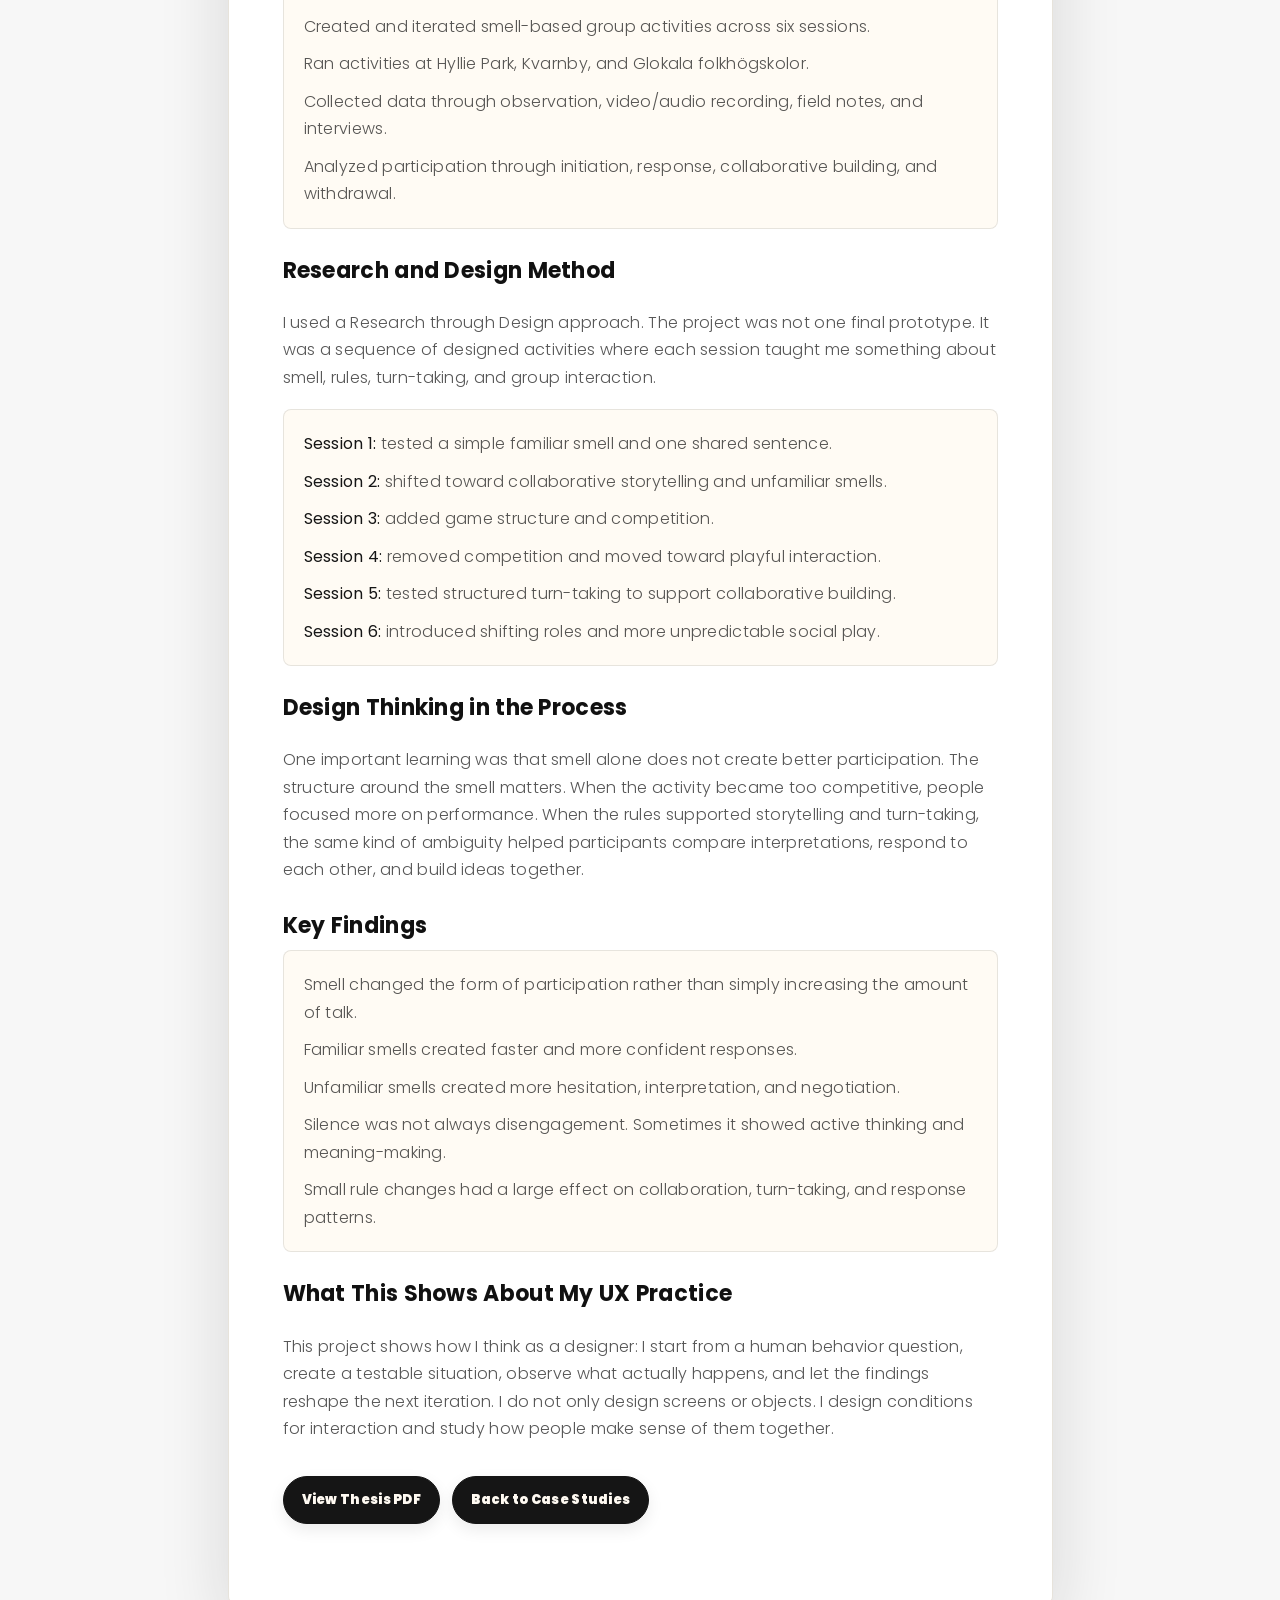
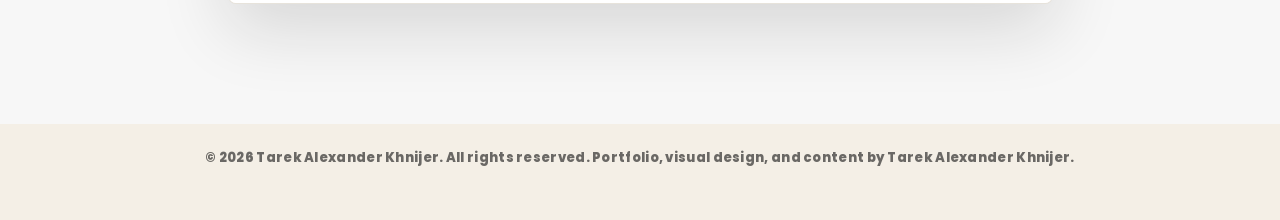
<file: blog-single-thesis.html>
<!DOCTYPE html>
<html lang="en">
<head>
  <meta charset="utf-8">
  <meta content="width=device-width, initial-scale=1.0" name="viewport">

  <title>Smell as a Learning Material | Thesis Case Study</title>
  <link rel="canonical" href="https://designbytarek.se/blog-single-thesis.html">
  <meta property="og:type" content="article">
  <meta property="og:title" content="Smell as a Learning Material | Thesis Case Study">
  <meta property="og:description" content="Bachelor thesis case study by Tarek Alexander Khnijer exploring smell as an interaction material in small group second-language activities through UX research, Research through Design, prototyping, observation, interviews, and interaction analysis.">
  <meta property="og:url" content="https://designbytarek.se/blog-single-thesis.html">
  <meta property="og:image" content="https://designbytarek.se/images/blog-post-thesis.jpg">
  <meta name="twitter:card" content="summary_large_image">
  <meta name="description" content="Bachelor thesis case study by Tarek Alexander Khnijer exploring smell as an interaction material in small group second-language activities through UX research, Research through Design, prototyping, observation, interviews, and interaction analysis.">
  <meta name="keywords" content="UX research, interaction design, scent interaction, olfactory design, Research through Design, thesis, participation, second-language learning, Malmö University, Tarek Alexander Khnijer">

  <link href="https://fonts.googleapis.com/css?family=Poppins:300,300i,400,400i,500,500i,600,600i,700,700i|Playfair+Display:400,400i,700,700i,900,900i" rel="stylesheet">
  <link href="lib/bootstrap/css/bootstrap.min.css" rel="stylesheet">
  <link href="lib/ionicons/css/ionicons.min.css" rel="stylesheet">
  <link href="lib/owlcarousel/assets/owl.carousel.min.css" rel="stylesheet">
  <link href="lib/magnific-popup/magnific-popup.css" rel="stylesheet">
  <link href="lib/hover/hover.min.css" rel="stylesheet">
  <link href="css/blog.css" rel="stylesheet">
  <link href="css/style.css" rel="stylesheet">
  <link href="css/responsive.css" rel="stylesheet">
  <link href="css/animated-case-study.css" rel="stylesheet">
  <link rel="icon" type="image/svg+xml" href="images/tarek-three-dot-logo.svg">
  <link rel="shortcut icon" href="images/tarek-three-dot-logo.svg">

  <style>
    :root{
      --brand:#c44545;
      --brand-600:#a83232;
      --ink:#111111;
      --bg:#ffffff;
    }
    @media (prefers-color-scheme: dark){
      :root{ --bg:#0b0f19; --ink:#e5e7eb; }
      body{ background:var(--bg); color:var(--ink); }
    }
    body{ background:var(--bg); color:var(--ink); }
    a{ color:var(--brand); text-decoration:none; transition:color .2s ease; }
    a:hover{ color:var(--brand-600); }
    a:focus{ outline:3px solid var(--brand-600); outline-offset:2px; border-radius:4px; }

    #main-nav-subpage.subpage-nav{
      position: sticky;
      top:0;
      z-index:1000;
      background:rgba(255,255,255,.92);
      backdrop-filter:blur(8px);
      border-bottom:1px solid rgba(0,0,0,.06);
    }
    @media (prefers-color-scheme: dark){
      #main-nav-subpage.subpage-nav{
        background:rgba(11,15,25,.88);
        border-bottom-color:rgba(255,255,255,.08);
      }
    }
    #main-nav-subpage .nav-menu li a{ color:var(--ink); }
    #main-nav-subpage .nav-menu li a:hover{ color:var(--brand-600); }
    .nav-menu{ display:flex; gap:18px; justify-content:center; }

    .main-content{ padding-top:48px; }
    .single-main .block-main{
      background:#fff;
      border-radius:16px;
      overflow:hidden;
      box-shadow:0 10px 28px rgba(0,0,0,.08);
    }
    @media (prefers-color-scheme: dark){
      .single-main .block-main{ background:#0f1524; }
    }
    .single-main .block-main img{
      width:100%;
      max-height:520px;
      object-fit:cover;
      object-position:top center;
      display:block;
    }
    .single-post .journal-txt h4 a{
      color:var(--ink);
      font-family:"Playfair Display", serif;
      font-size:28px;
      line-height:1.25;
      font-weight:700;
    }
    .post-meta ul{ display:flex; flex-wrap:wrap; gap:14px; padding-left:0; }
    .post-meta li{
      display:inline-flex;
      align-items:center;
      gap:6px;
      color:#666;
      font-size:14px;
      background:#f5f5f7;
      padding:6px 10px;
      border-radius:999px;
    }
    @media (prefers-color-scheme: dark){
      .post-meta li{ background:#162037; color:#b7c0d1; }
    }
    .single-post .padDiv{ padding:24px 24px 28px; }
    @media (min-width:768px){
      .single-post .padDiv{ padding:32px 36px 40px; }
    }
    .single-post p{ line-height:1.75; margin-bottom:1.1rem; }
    .single-post h5{
      color:var(--ink);
      font-weight:700;
      margin:1.8rem 0 .7rem;
    }
    .case-list{
      padding-left:1.2rem;
      margin-bottom:1.2rem;
    }
    .case-list li{
      color:#777;
      line-height:1.7;
      margin-bottom:.45rem;
    }
    @media (prefers-color-scheme: dark){
      .case-list li{ color:#c0c7d4; }
    }
    .single-post blockquote{
      margin:1.4rem 0;
      padding:1rem 1.25rem;
      border-left:4px solid var(--brand);
      background:linear-gradient(90deg, rgba(196,69,69,.10), transparent 65%);
      border-radius:8px;
      font-style:italic;
      color:var(--ink);
    }
    .btn-brand{
      background:var(--brand);
      border-color:var(--brand);
      color:#fff;
      box-shadow:0 6px 16px rgba(0,0,0,.08);
      transition:all .2s ease;
    }
    .btn-brand:hover{
      background:var(--brand-600);
      border-color:var(--brand-600);
      color:#fff;
      transform:translateY(-2px);
      box-shadow:0 12px 24px rgba(0,0,0,.12);
    }
    @media (max-width:575.98px){
      .single-main .block-main img{ max-height:360px; }
      .nav-menu{ gap:12px; font-size:14px; }
      .single-post .journal-txt h4 a{ font-size:24px; }
    }
  </style>
</head>

<body>
  <nav id="main-nav-subpage" class="subpage-nav case-nav">
    <a class="case-brand" href="index.html#top" aria-label="Tarek Alexander Khnijer">
      <span class="case-brand-mark"></span>
      Tarek Alexander Khnijer
    </a>
    <ul class="nav-menu list-unstyled">
      <li><a href="index.html#top">Home</a></li>
      <li><a href="index.html#about">About</a></li>
      <li><a href="index.html#work">Gallery</a></li>
      <li><a href="index.html#case-studies">Case Studies</a></li>
      <li><a href="index.html#contact">Contact</a></li>
    </ul>
  </nav>

<div class="main-content paddsection">
    <div class="container">
      <div class="row justify-content-center">
        <div class="col-md-10 col-lg-9">
          <div class="row">
            <div class="container-main single-main">
              <div class="col-md-12">
                <div class="block-main mb-30">
                  <img src="images/blog-post-thesis.jpg" class="img-responsive" alt="Smell as a Learning Material thesis cover" loading="lazy">
                  <div class="content-main single-post padDiv">
                    <div class="journal-txt">
                      <h4><a href="#">Smell as a Learning Material</a></h4>
                    </div>

                    <div class="post-meta">
                      <ul class="list-unstyled mb-0">
                        <li class="author">Role: <a href="#">UX Researcher / Interaction Designer</a></li>
                        <li class="date">Context: <a href="#">Bachelor Thesis, VT2026</a></li>
                        <li class="commont"><i class="ion-ios-flask-outline" aria-hidden="true"></i> scent interaction</li>
                      </ul>
                    </div>

                    <p class="mb-30"><strong>Project Overview</strong><br>
                      This thesis explored how smell can work as an interaction material in small group second-language activities. Instead of measuring language performance, I focused on participation: who speaks, how people respond, when hesitation appears, and how a group builds meaning together around an ambiguous sensory material.
                    </p>

                    <blockquote>My design question was not "does smell make people learn faster?" It was "how does smell change the way people participate, interpret, and collaborate?"</blockquote>

                    <h5>The Problem I Investigated</h5>
                    <p>
                      Most language activities rely on words, images, or speech. Smell is usually treated as background atmosphere, even though it can trigger memory, uncertainty, and personal interpretation. I wanted to understand whether smell could become an active material for social interaction, especially in adult second-language contexts where participation matters.
                    </p>

                    <h5>My Role</h5>
                    <ul class="case-list">
                      <li>Designed the research question and study structure.</li>
                      <li>Created and iterated smell-based group activities across six sessions.</li>
                      <li>Ran activities at Hyllie Park, Kvarnby, and Glokala folkhögskolor.</li>
                      <li>Collected data through observation, video/audio recording, field notes, and interviews.</li>
                      <li>Analyzed participation through initiation, response, collaborative building, and withdrawal.</li>
                    </ul>

                    <h5>Research and Design Method</h5>
                    <p>
                      I used a Research through Design approach. The project was not one final prototype. It was a sequence of designed activities where each session taught me something about smell, rules, turn-taking, and group interaction.
                    </p>
                    <ul class="case-list">
                      <li><strong>Session 1:</strong> tested a simple familiar smell and one shared sentence.</li>
                      <li><strong>Session 2:</strong> shifted toward collaborative storytelling and unfamiliar smells.</li>
                      <li><strong>Session 3:</strong> added game structure and competition.</li>
                      <li><strong>Session 4:</strong> removed competition and moved toward playful interaction.</li>
                      <li><strong>Session 5:</strong> tested structured turn-taking to support collaborative building.</li>
                      <li><strong>Session 6:</strong> introduced shifting roles and more unpredictable social play.</li>
                    </ul>

                    <h5>Design Thinking in the Process</h5>
                    <p>
                      One important learning was that smell alone does not create better participation. The structure around the smell matters. When the activity became too competitive, people focused more on performance. When the rules supported storytelling and turn-taking, the same kind of ambiguity helped participants compare interpretations, respond to each other, and build ideas together.
                    </p>

                    <h5>Key Findings</h5>
                    <ul class="case-list">
                      <li>Smell changed the form of participation rather than simply increasing the amount of talk.</li>
                      <li>Familiar smells created faster and more confident responses.</li>
                      <li>Unfamiliar smells created more hesitation, interpretation, and negotiation.</li>
                      <li>Silence was not always disengagement. Sometimes it showed active thinking and meaning-making.</li>
                      <li>Small rule changes had a large effect on collaboration, turn-taking, and response patterns.</li>
                    </ul>

                    <h5>What This Shows About My UX Practice</h5>
                    <p>
                      This project shows how I think as a designer: I start from a human behavior question, create a testable situation, observe what actually happens, and let the findings reshape the next iteration. I do not only design screens or objects. I design conditions for interaction and study how people make sense of them together.
                    </p>

                    <p>
                      <a href="pdf/IDB_Thesis_Tarek_VT2026.pdf" class="btn btn-brand mt-2" target="_blank" rel="noopener noreferrer">View Thesis PDF</a>
                      <a href="index.html#case-studies" class="btn btn-brand mt-2">Back to Case Studies</a>
                    </p>
                  </div>
                </div>
              </div>
            </div>
          </div>
        </div>
      </div>
    </div>
  </div>
  <footer class="case-study-footer">© 2026 Tarek Alexander Khnijer. All rights reserved. Portfolio, visual design, and content by Tarek Alexander Khnijer.</footer>

  <script src="lib/jquery/jquery.min.js"></script>
  <script src="lib/jquery/jquery-migrate.min.js"></script>
  <script src="lib/bootstrap/js/bootstrap.bundle.min.js"></script>
  <script src="lib/typed/typed.js"></script>
  <script src="lib/owlcarousel/owl.carousel.min.js"></script>
  <script src="lib/magnific-popup/magnific-popup.min.js"></script>
  <script src="lib/isotope/isotope.pkgd.min.js"></script>
  <script src="js/main.js"></script>
</body>
</html>
</file>
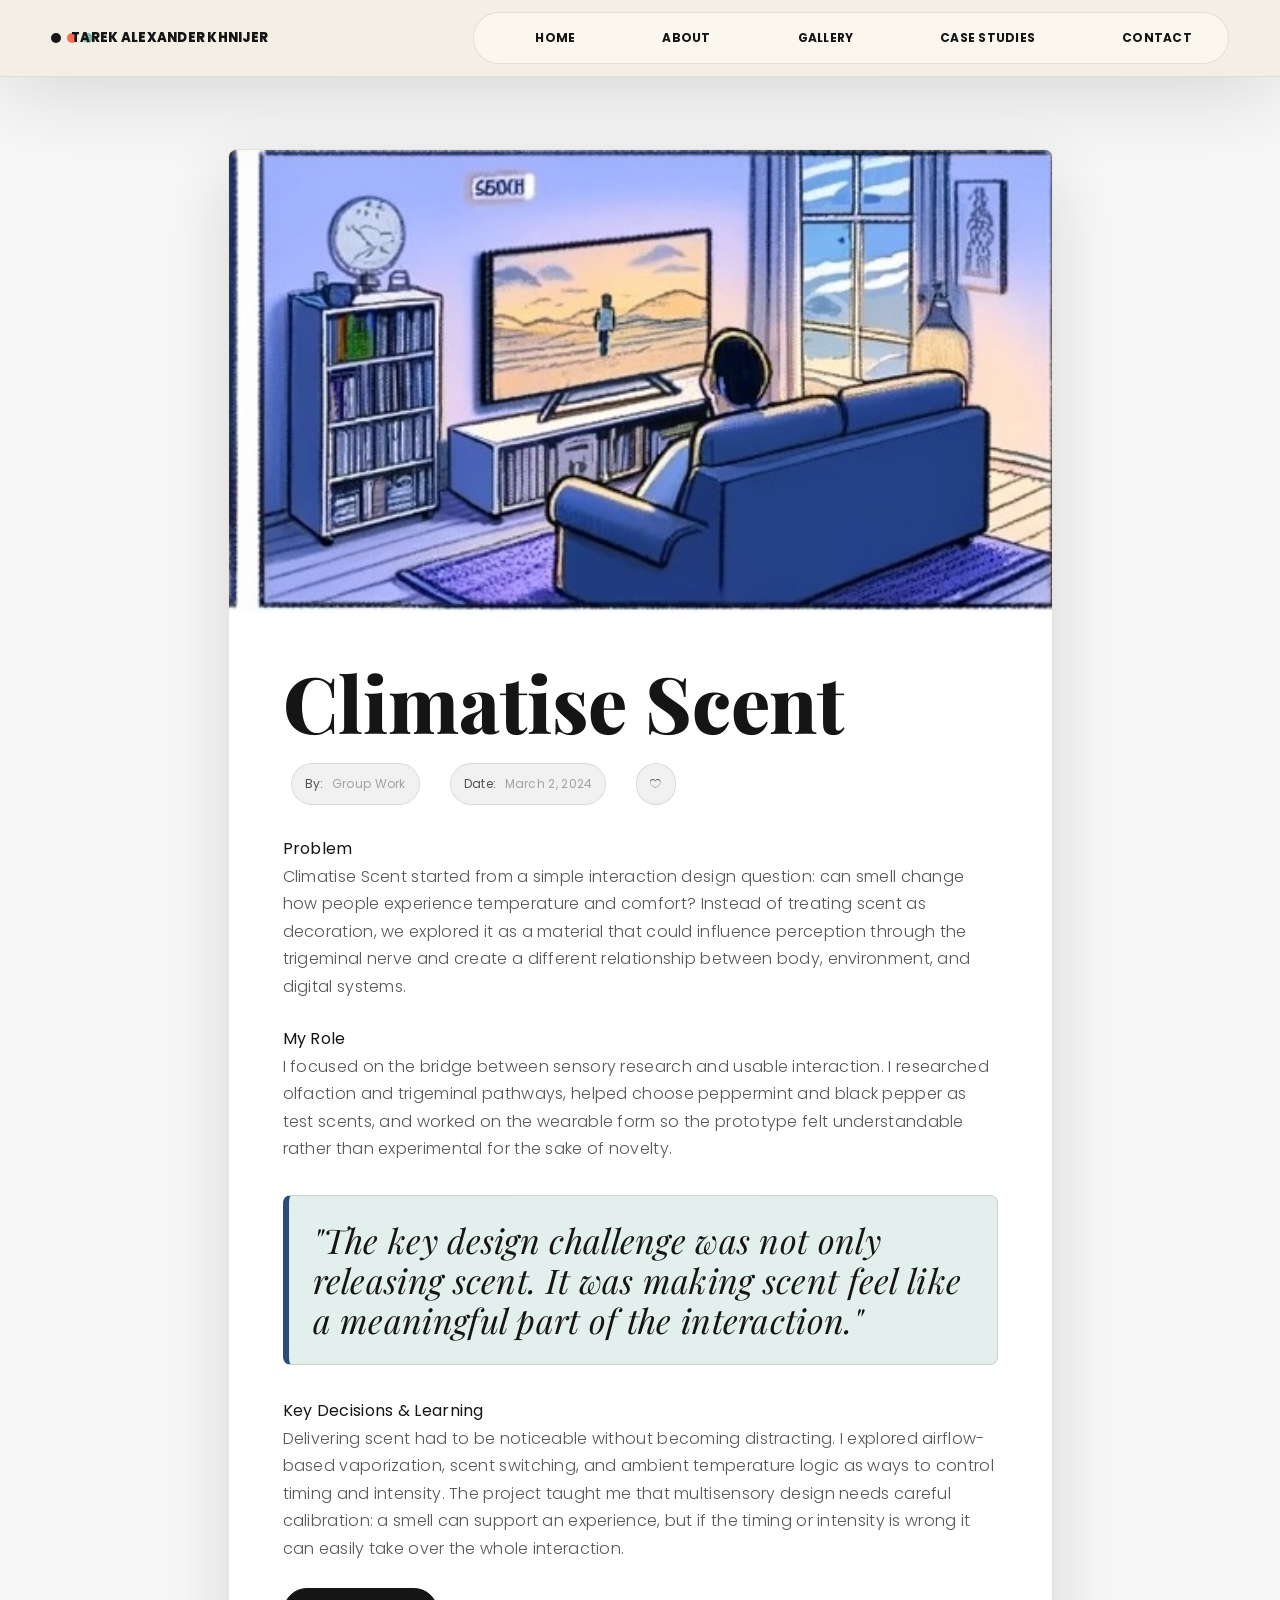
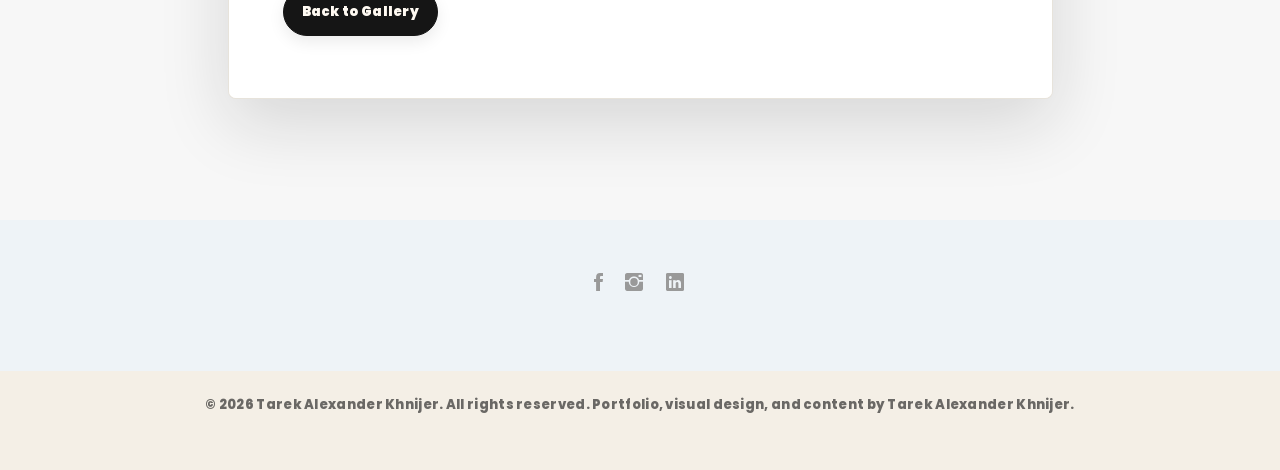
<file: blog-single.html>
<!DOCTYPE html>
<html lang="en">
<head>
  <!-- meta -->
  <meta charset="utf-8">
  <meta content="width=device-width, initial-scale=1.0" name="viewport">

  <title>Climatise Scent</title>
  <link rel="canonical" href="https://designbytarek.se/blog-single.html">
  <meta property="og:type" content="article">
  <meta property="og:title" content="Climatise Scent">
  <meta property="og:description" content="Climatise Scent — exploring digital olfaction and temperature perception via trigeminal stimulation. Project write-up by Tarek Alexander Khnijer.">
  <meta property="og:url" content="https://designbytarek.se/blog-single.html">
  <meta property="og:image" content="https://designbytarek.se/images/blog-post-big.jpg">
  <meta name="twitter:card" content="summary_large_image">
  <meta name="description" content="Climatise Scent — exploring digital olfaction and temperature perception via trigeminal stimulation. Project write-up by Tarek Alexander Khnijer.">
  <meta name="keywords" content="Climatise Scent, digital olfaction, trigeminal stimulation, interaction design, Malmö University, ODR, scent interaction">

  <!-- Google Fonts -->
  <link href="https://fonts.googleapis.com/css?family=Poppins:300,300i,400,400i,500,500i,600,600i,700,700i|Playfair+Display:400,400i,700,700i,900,900i" rel="stylesheet">

  <!-- Bootstrap CSS File -->
  <link href="lib/bootstrap/css/bootstrap.min.css" rel="stylesheet">

  <!-- Libraries CSS Files -->
  <link href="lib/ionicons/css/ionicons.min.css" rel="stylesheet">
  <link href="lib/owlcarousel/assets/owl.carousel.min.css" rel="stylesheet">
  <link href="lib/magnific-popup/magnific-popup.css" rel="stylesheet">
  <link href="lib/hover/hover.min.css" rel="stylesheet">

  <!-- Blog Stylesheet File -->
  <link href="css/blog.css" rel="stylesheet">

  <!-- Main Stylesheet File -->
  <link href="css/style.css" rel="stylesheet">

  <!-- Responsive css -->
  <link href="css/responsive.css" rel="stylesheet">
  <link href="css/animated-case-study.css" rel="stylesheet">

  <!-- Favicon -->
  <link rel="icon" type="image/svg+xml" href="images/tarek-three-dot-logo.svg">
  <link rel="shortcut icon" href="images/tarek-three-dot-logo.svg">

  <!-- ============ Brand + Subpage Overrides (match HOME) ============ -->
  <style>
    :root{
      --brand:#c44545;       /* أحمر ناعم */
      --brand-600:#a83232;   /* أغمق للهوفر */
      --gold:#d4af37;
      --grey:#dcdcdc;
      --ink:#111111;
      --bg:#ffffff;
    }
    @media (prefers-color-scheme: dark){
      :root{ --bg:#0b0f19; --ink:#e5e7eb; --grey:#334155; }
      body{ background:var(--bg); color:var(--ink); }
    }

    body{ background: var(--bg); color: var(--ink); }
    a{ color:var(--brand); text-decoration:none; transition:color .2s ease; }
    a:hover{ color:var(--brand-600); }
    a:focus{ outline:3px solid var(--brand-600); outline-offset:2px; border-radius:4px; }

    /* ===== Subpage NAV (روابط ترجع للـ HOME) ===== */
    #main-nav-subpage.subpage-nav{
      position: sticky; top:0; z-index: 1000;
      background: rgba(255,255,255,.9);
      backdrop-filter: blur(8px);
      border-bottom: 1px solid rgba(0,0,0,.06);
    }
    @media (prefers-color-scheme: dark){
      #main-nav-subpage.subpage-nav{
        background: rgba(11,15,25,.85);
        border-bottom-color: rgba(255,255,255,.06);
      }
    }
    #main-nav-subpage .nav-menu li a{ color: var(--ink); }
    #main-nav-subpage .nav-menu li a:hover{ color: var(--brand-600); }
    .nav-menu{ display:flex; gap:18px; justify-content:center; }

    /* ===== Article layout ===== */
    .main-content{ padding-top: 48px; }
    .single-main .block-main{
      background: #fff; border-radius: 16px; overflow: hidden;
      box-shadow: 0 10px 28px rgba(0,0,0,.08);
    }
    @media (prefers-color-scheme: dark){
      .single-main .block-main{ background:#0f1524; }
    }
    .single-main .block-main img{
      width:100%; height:auto; display:block; object-fit: cover;
      max-height: 520px;
    }
    .single-post .journal-txt h4 a{
      color: var(--ink);
      font-family: "Playfair Display", serif;
      font-weight: 700;
      letter-spacing: .3px;
    }
    .post-meta ul{ display:flex; flex-wrap:wrap; gap:14px; padding-left:0; }
    .post-meta li{
      display:inline-flex; align-items:center; gap:6px;
      color:#666; font-size:14px;
      background: #f5f5f7; padding:6px 10px; border-radius: 999px;
    }
    @media (prefers-color-scheme: dark){
      .post-meta li{ background:#162037; color:#b7c0d1; }
    }

    .single-post .padDiv{ padding: 24px 24px 28px; }
    @media (min-width: 768px){
      .single-post .padDiv{ padding: 32px 36px 40px; }
    }
    .single-post p{ line-height: 1.7; margin-bottom: 1.1rem; }
    .single-post blockquote{
      margin: 1.4rem 0; padding: 1rem 1.25rem;
      border-left: 4px solid var(--brand);
      background: linear-gradient(90deg, rgba(196,69,69,.08), transparent 60%);
      border-radius: 8px;
      font-style: italic;
    }

    /* ===== Comments minimal polish ===== */
    .entry-comments-item{
      display:flex; gap:12px; align-items:flex-start;
      background:#fff; border-radius:12px; padding:12px; box-shadow:0 6px 16px rgba(0,0,0,.06);
    }
    @media (prefers-color-scheme: dark){
      .entry-comments-item{ background:#0f1524; }
    }
    .entry-comments-avatar{ width:48px; height:48px; border-radius:50%; object-fit:cover; }
    .entry-comments-author{ font-weight:600; color:var(--ink); }

    /* ===== Buttons ===== */
    .btn-brand{
      background:var(--brand); border-color:var(--brand); color:#fff;
      box-shadow: 0 6px 16px rgba(0,0,0,.08);
      transition: all .2s ease; cursor: pointer;
    }
    .btn-brand:hover{ background:var(--brand-600); border-color:var(--brand-600); transform: translateY(-2px); box-shadow: 0 12px 24px rgba(0,0,0,.12); }

    /* ===== Mobile tweaks ===== */
    @media (max-width: 575.98px){
      .single-main .block-main img{ max-height: 360px; }
      .nav-menu{ gap:12px; font-size: 14px; }
    }

    /* احترام تقليل الحركة */
    @media (prefers-reduced-motion: reduce){
      *{ transition:none !important; animation:none !important; }
    }
    /* موبايل: خلّي الاقتباس واضح ومقروء */
@media (max-width: 576px){
  .single-post blockquote{
    background: linear-gradient(90deg, rgba(196,69,69,.16) 0%, rgba(255,255,255,.98) 70%);
    border-left-width: 5px;
    color: #1f2937 !important;
    font-weight: 600;
    letter-spacing: .2px;
    line-height: 1.6;
    padding: 1.1rem 1.25rem;
    margin: 1.1rem 0;
  }
  .single-post blockquote, 
  .single-post blockquote em, 
  .single-post blockquote i{
    color: #1f2937 !important;
  }
}

/* تباين أفضل في المود الداكن */
@media (prefers-color-scheme: dark){
  .single-post blockquote{
    background: linear-gradient(90deg, rgba(196,69,69,.30) 0%, rgba(22,32,55,.92) 70%);
    color: #e5e7eb !important;
  }
}
  </style>
</head>

<body>
  <nav id="main-nav-subpage" class="subpage-nav case-nav">
    <a class="case-brand" href="index.html#top" aria-label="Tarek Alexander Khnijer">
      <span class="case-brand-mark"></span>
      Tarek Alexander Khnijer
    </a>
    <ul class="nav-menu list-unstyled">
      <li><a href="index.html#top">Home</a></li>
      <li><a href="index.html#about">About</a></li>
      <li><a href="index.html#work">Gallery</a></li>
      <li><a href="index.html#case-studies">Case Studies</a></li>
      <li><a href="index.html#contact">Contact</a></li>
    </ul>
  </nav>



  <!-- start section main content -->
  <div class="main-content paddsection">
    <div class="container">
      <div class="row justify-content-center">
        <div class="col-md-10 col-lg-9">
          <div class="row">
            <div class="container-main single-main">
              <div class="col-md-12">
                <div class="block-main mb-30">
                  <img src="images/blog-post-big.jpg" class="img-responsive" alt="Climatise Scent concept — wearable and test setup" loading="lazy">
                  <div class="content-main single-post padDiv">
                    <div class="journal-txt">
                      <h4><a href="#">Climatise Scent</a></h4>
                    </div>

                    <div class="post-meta">
                      <ul class="list-unstyled mb-0">
                        <li class="author">By: <a href="#">Group work</a></li>
                        <li class="date">Date: <a href="#">March 2, 2024</a></li>
                        <li class="commont"><i class="ion-ios-heart-outline" aria-hidden="true"></i></li>
                      </ul>
                    </div>

                    <p class="mb-30"><strong>Problem</strong><br>
                      Climatise Scent started from a simple interaction design question: can smell change how people experience temperature and comfort? Instead of treating scent as decoration, we explored it as a material that could influence perception through the trigeminal nerve and create a different relationship between body, environment, and digital systems.
                    </p>

                    <p class="mb-30"><strong>My Role</strong><br>
                      I focused on the bridge between sensory research and usable interaction. I researched olfaction and trigeminal pathways, helped choose peppermint and black pepper as test scents, and worked on the wearable form so the prototype felt understandable rather than experimental for the sake of novelty.
                    </p>

                    <blockquote>"The key design challenge was not only releasing scent. It was making scent feel like a meaningful part of the interaction."</blockquote>

                    <p class="mb-30"><strong>Key Decisions &amp; Learning</strong><br>
                      Delivering scent had to be noticeable without becoming distracting. I explored airflow-based vaporization, scent switching, and ambient temperature logic as ways to control timing and intensity. The project taught me that multisensory design needs careful calibration: a smell can support an experience, but if the timing or intensity is wrong it can easily take over the whole interaction.
                    </p>

                    <!-- CTA back to portfolio -->
                    <a href="index.html#work" class="btn btn-brand mt-2">Back to Gallery</a>
                  </div>
                </div>
              </div>

              <!-- Comments -->
              <div class="col-md-12">
                <div class="comments text-left padDiv mb-30">
                  <div class="entry-comments">
                    <ul class="entry-comments-list list-unstyled">
                      <li>
                        <div class="entry-comments-item">
                          <img src="images/avatar.jpg" class="entry-comments-avatar" alt="Tarek AK avatar">
                          <div class="entry-comments-body">
                            <span class="entry-comments-author">Tarek Alexander Khnijer</span>
                            <span><a href="#">Mar 19, 2024 at 12:48 pm</a></span>
                            <p class="mb-10">Creating Climatise Scent was an exciting process. I combined technology with the sense of smell and saw how a sensory idea could become a working interaction prototype.</p>
                          </div>
                        </div>
                      </li>
                    </ul>
                  </div> <!-- .entry-comments -->
                </div>
              </div>

            </div><!-- .single-main -->
          </div><!-- .row -->
        </div><!-- .col -->
      </div><!-- .row -->
    </div><!-- .container -->
  </div>
  <!-- End section main content -->

  <!-- start section footer -->
  <div id="footer" class="text-center">
    <div class="container">
      <div class="socials-media text-center">
        <ul class="list-unstyled">
          <li><a href="https://www.facebook.com/share/1CvKpyGq5f/?mibextid=wwXIfr" target="_blank" rel="noopener noreferrer" aria-label="Facebook"><i class="ion-social-facebook"></i></a></li>
          <li><a href="https://www.instagram.com/tarekalexanderkhnijer?igsh=MWh1aDJ3eDNhaWhnZA%3D%3D&utm_source=qr" target="_blank" rel="noopener noreferrer" aria-label="Instagram"><i class="ion-social-instagram"></i></a></li>
          <li><a href="https://www.linkedin.com/in/tarek-alexander-khnijer-a9a128128" target="_blank" rel="noopener noreferrer" aria-label="LinkedIn"><i class="ion-social-linkedin"></i></a></li>
        </ul>
      </div>
    </div>
  </div>
  <!-- End section footer -->

  <!-- JavaScript Libraries -->
  <footer class="case-study-footer">© 2026 Tarek Alexander Khnijer. All rights reserved. Portfolio, visual design, and content by Tarek Alexander Khnijer.</footer>

  <script src="lib/jquery/jquery.min.js"></script>
  <script src="lib/jquery/jquery-migrate.min.js"></script>
  <script src="lib/bootstrap/js/bootstrap.bundle.min.js"></script>
  <script src="lib/typed/typed.js"></script>
  <script src="lib/owlcarousel/owl.carousel.min.js"></script>
  <script src="lib/magnific-popup/magnific-popup.min.js"></script>
  <script src="lib/isotope/isotope.pkgd.min.js"></script>

  <!-- Contact Form JavaScript File -->
  <script src="contactform/contactform.js"></script>

  <!-- Template Main Javascript File -->
  <script src="js/main.js"></script>
</body>
</html>
</file>
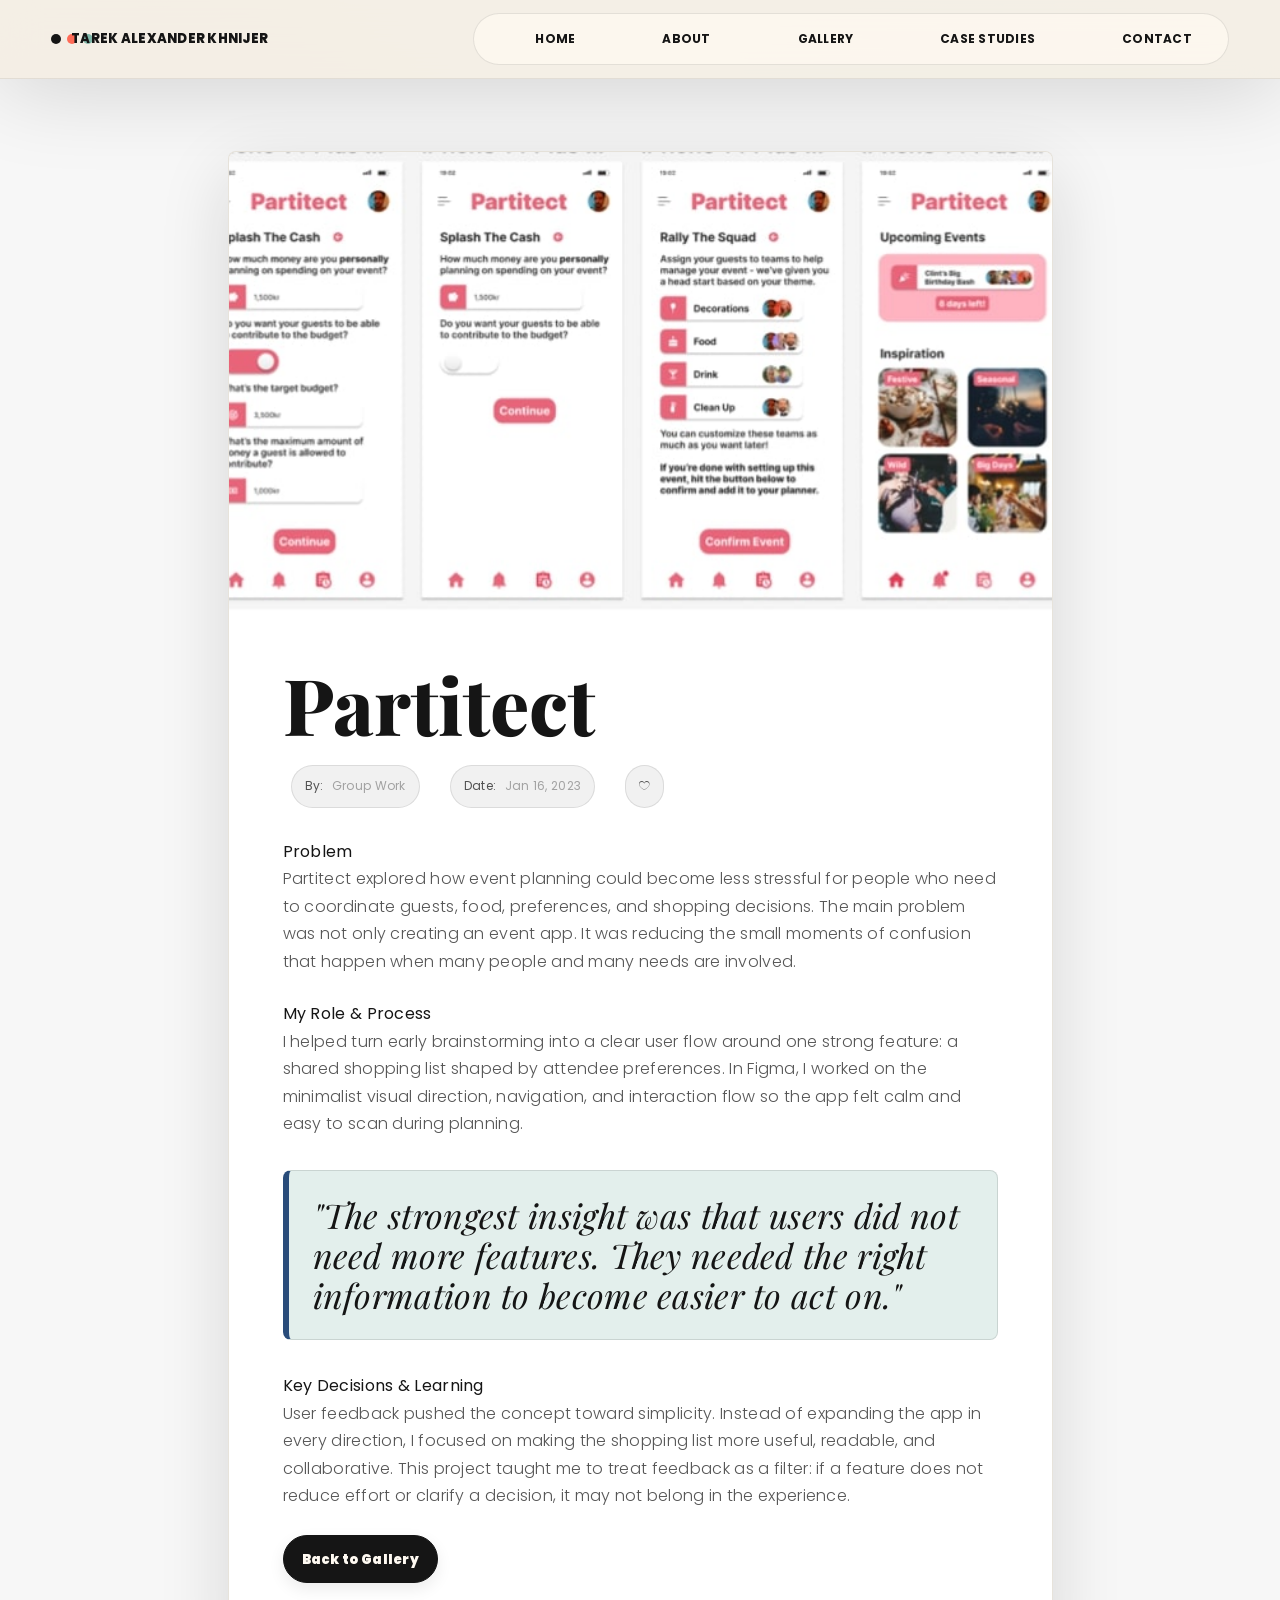
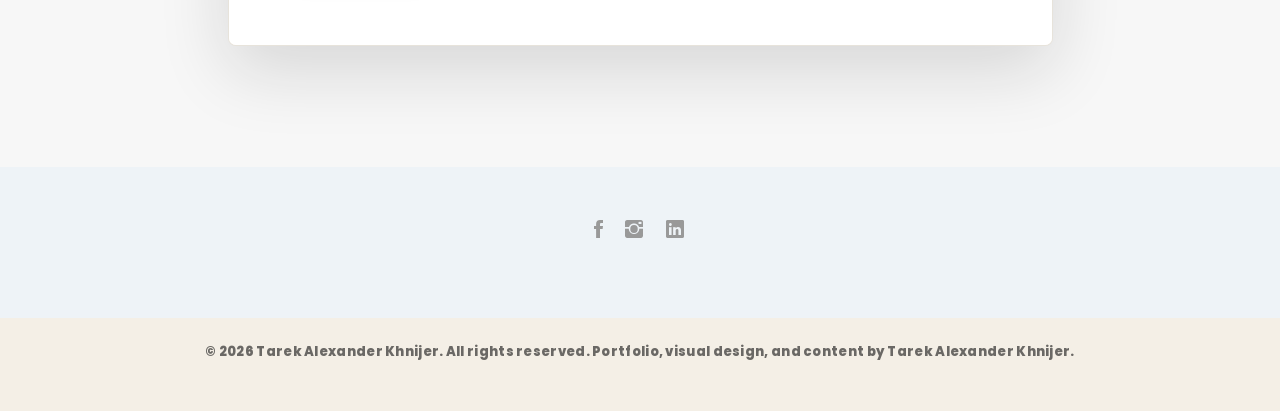
<file: blog-single2.html>
<!DOCTYPE html>
<html lang="en">
<head>
  <!-- meta -->
  <meta charset="utf-8">
  <meta content="width=device-width, initial-scale=1.0" name="viewport">

  <title>Partitect</title>
  <link rel="canonical" href="https://designbytarek.se/blog-single2.html">
  <meta property="og:type" content="article">
  <meta property="og:title" content="Partitect">
  <meta property="og:description" content="PARTITECT is an event planning app that combines simplicity with collaboration. It features a smart shopping list tailored to attendees’ preferences, designed in Figma with a minimalist interface and user-centered improvements based on continuous feedback at Malmö University.">
  <meta property="og:url" content="https://designbytarek.se/blog-single2.html">
  <meta property="og:image" content="https://designbytarek.se/images/blog-post-big1.jpg">
  <meta name="twitter:card" content="summary_large_image">
  <meta name="description" content="PARTITECT is an event planning app that combines simplicity with collaboration. It features a smart shopping list tailored to attendees’ preferences, designed in Figma with a minimalist interface and user-centered improvements based on continuous feedback at Malmö University.">
  <meta name="keywords" content="PARTITECT, UX Design, Interaction Design, Event Planning, Smart Shopping List, Figma, User Experience, Prototyping, Malmö University, Tarek Alexander Khnijer">
  

  <!-- Google Fonts -->
  <link href="https://fonts.googleapis.com/css?family=Poppins:300,300i,400,400i,500,500i,600,600i,700,700i|Playfair+Display:400,400i,700,700i,900,900i" rel="stylesheet">

  <!-- Bootstrap CSS File -->
  <link href="lib/bootstrap/css/bootstrap.min.css" rel="stylesheet">

  <!-- Libraries CSS Files -->
  <link href="lib/ionicons/css/ionicons.min.css" rel="stylesheet">
  <link href="lib/owlcarousel/assets/owl.carousel.min.css" rel="stylesheet">
  <link href="lib/magnific-popup/magnific-popup.css" rel="stylesheet">
  <link href="lib/hover/hover.min.css" rel="stylesheet">

  <!-- Blog Stylesheet File -->
  <link href="css/blog.css" rel="stylesheet">

  <!-- Main Stylesheet File -->
  <link href="css/style.css" rel="stylesheet">

  <!-- Responsive css -->
  <link href="css/responsive.css" rel="stylesheet">
  <link href="css/animated-case-study.css" rel="stylesheet">

  <!-- Favicon -->
  <link rel="icon" type="image/svg+xml" href="images/tarek-three-dot-logo.svg">
  <link rel="shortcut icon" href="images/tarek-three-dot-logo.svg">

  <!-- ============ Brand + Subpage Overrides (match HOME) ============ -->
  <style>
    :root{
      --brand:#c44545;       /* أحمر ناعم */
      --brand-600:#a83232;   /* أغمق للهوفر */
      --gold:#d4af37;
      --grey:#dcdcdc;
      --ink:#111111;
      --bg:#ffffff;
    }
    @media (prefers-color-scheme: dark){
      :root{ --bg:#0b0f19; --ink:#e5e7eb; --grey:#334155; }
      body{ background:var(--bg); color:var(--ink); }
    }

    body{ background: var(--bg); color: var(--ink); }
    a{ color:var(--brand); text-decoration:none; transition:color .2s ease; }
    a:hover{ color:var(--brand-600); }
    a:focus{ outline:3px solid var(--brand-600); outline-offset:2px; border-radius:4px; }

    /* ===== Subpage NAV (روابط ترجع للـ HOME) ===== */
    #main-nav-subpage.subpage-nav{
      position: sticky; top:0; z-index: 1000;
      background: rgba(255,255,255,.9);
      backdrop-filter: blur(8px);
      border-bottom: 1px solid rgba(0,0,0,.06);
    }
    @media (prefers-color-scheme: dark){
      #main-nav-subpage.subpage-nav{
        background: rgba(11,15,25,.85);
        border-bottom-color: rgba(255,255,255,.06);
      }
    }
    #main-nav-subpage .nav-menu li a{ color: var(--ink); }
    #main-nav-subpage .nav-menu li a:hover{ color: var(--brand-600); }
    .nav-menu{ display:flex; gap:18px; justify-content:center; }

    /* ===== Article layout ===== */
    .main-content{ padding-top: 48px; }
    .single-main .block-main{
      background: #fff; border-radius: 16px; overflow: hidden;
      box-shadow: 0 10px 28px rgba(0,0,0,.08);
    }
    @media (prefers-color-scheme: dark){
      .single-main .block-main{ background:#0f1524; }
    }
    .single-main .block-main img{
      width:100%; height:auto; display:block; object-fit: cover;
      max-height: 520px;
    }
    .single-post .journal-txt h4 a{
      color: var(--ink);
      font-family: "Playfair Display", serif;
      font-weight: 700;
      letter-spacing: .3px;
    }
    .post-meta ul{ display:flex; flex-wrap:wrap; gap:14px; padding-left:0; }
    .post-meta li{
      display:inline-flex; align-items:center; gap:6px;
      color:#666; font-size:14px;
      background: #f5f5f7; padding:6px 10px; border-radius: 999px;
    }
    @media (prefers-color-scheme: dark){
      .post-meta li{ background:#162037; color:#b7c0d1; }
    }

    .single-post .padDiv{ padding: 24px 24px 28px; }
    @media (min-width: 768px){
      .single-post .padDiv{ padding: 32px 36px 40px; }
    }
    .single-post p{ line-height: 1.7; margin-bottom: 1.1rem; }
    .single-post blockquote{
      margin: 1.4rem 0; padding: 1rem 1.25rem;
      border-left: 4px solid var(--brand);
      background: linear-gradient(90deg, rgba(196,69,69,.08), transparent 60%);
      border-radius: 8px;
      font-style: italic;
    }

    /* ===== Comments minimal polish ===== */
    .entry-comments-item{
      display:flex; gap:12px; align-items:flex-start;
      background:#fff; border-radius:12px; padding:12px; box-shadow:0 6px 16px rgba(0,0,0,.06);
    }
    @media (prefers-color-scheme: dark){
      .entry-comments-item{ background:#0f1524; }
    }
    .entry-comments-avatar{ width:48px; height:48px; border-radius:50%; object-fit:cover; }
    .entry-comments-author{ font-weight:600; color:var(--ink); }

    /* ===== Buttons ===== */
    .btn-brand{
      background:var(--brand); border-color:var(--brand); color:#fff;
      box-shadow: 0 6px 16px rgba(0,0,0,.08);
      transition: all .2s ease; cursor: pointer;
    }
    .btn-brand:hover{ background:var(--brand-600); border-color:var(--brand-600); transform: translateY(-2px); box-shadow: 0 12px 24px rgba(0,0,0,.12); }

    /* ===== Mobile tweaks ===== */
    @media (max-width: 575.98px){
      .single-main .block-main img{ max-height: 360px; }
      .nav-menu{ gap:12px; font-size: 14px; }
    }

    /* احترام تقليل الحركة */
    @media (prefers-reduced-motion: reduce){
      *{ transition:none !important; animation:none !important; }
    }
    /* موبايل: خلّي الاقتباس واضح ومقروء */
@media (max-width: 576px){
  .single-post blockquote{
    background: linear-gradient(90deg, rgba(196,69,69,.16) 0%, rgba(255,255,255,.98) 70%);
    border-left-width: 5px;
    color: #1f2937 !important;
    font-weight: 600;
    letter-spacing: .2px;
    line-height: 1.6;
    padding: 1.1rem 1.25rem;
    margin: 1.1rem 0;
  }
  .single-post blockquote, 
  .single-post blockquote em, 
  .single-post blockquote i{
    color: #1f2937 !important;
  }
}

/* تباين أفضل في المود الداكن */
@media (prefers-color-scheme: dark){
  .single-post blockquote{
    background: linear-gradient(90deg, rgba(196,69,69,.30) 0%, rgba(22,32,55,.92) 70%);
    color: #e5e7eb !important;
  }
}
  </style>
</head>

<body>
  <nav id="main-nav-subpage" class="subpage-nav case-nav">
    <a class="case-brand" href="index.html#top" aria-label="Tarek Alexander Khnijer">
      <span class="case-brand-mark"></span>
      Tarek Alexander Khnijer
    </a>
    <ul class="nav-menu list-unstyled">
      <li><a href="index.html#top">Home</a></li>
      <li><a href="index.html#about">About</a></li>
      <li><a href="index.html#work">Gallery</a></li>
      <li><a href="index.html#case-studies">Case Studies</a></li>
      <li><a href="index.html#contact">Contact</a></li>
    </ul>
  </nav>



  <!-- start section main content -->
  <div class="main-content paddsection">
    <div class="container">
      <div class="row justify-content-center">
        <div class="col-md-10 col-lg-9">
          <div class="row">
            <div class="container-main single-main">
              <div class="col-md-12">
                <div class="block-main mb-30">
                  <img src="images/blog-post-big1.jpg" class="img-responsive" alt="Partitect – minimalist planning UI" loading="lazy">
                  <div class="content-main single-post padDiv">
                    <div class="journal-txt">
                      <h4><a href="#">Partitect</a></h4>
                    </div>

                    <div class="post-meta">
                      <ul class="list-unstyled mb-0">
                        <li class="author">By: <a href="#">Group work</a></li>
                        <li class="date">Date: <a href="#">Jan 16, 2023</a></li>
                        <li class="commont"><i class="ion-ios-heart-outline" aria-hidden="true"></i></li>
                      </ul>
                    </div>

                    <p class="mb-30"><strong>Problem</strong><br>
                      Partitect explored how event planning could become less stressful for people who need to coordinate guests, food, preferences, and shopping decisions. The main problem was not only creating an event app. It was reducing the small moments of confusion that happen when many people and many needs are involved.
                    </p>

                    <p class="mb-30"><strong>My Role &amp; Process</strong><br>
                      I helped turn early brainstorming into a clear user flow around one strong feature: a shared shopping list shaped by attendee preferences. In Figma, I worked on the minimalist visual direction, navigation, and interaction flow so the app felt calm and easy to scan during planning.
                    </p>

                    <blockquote>"The strongest insight was that users did not need more features. They needed the right information to become easier to act on."</blockquote>

                    <p class="mb-30"><strong>Key Decisions &amp; Learning</strong><br>
                      User feedback pushed the concept toward simplicity. Instead of expanding the app in every direction, I focused on making the shopping list more useful, readable, and collaborative. This project taught me to treat feedback as a filter: if a feature does not reduce effort or clarify a decision, it may not belong in the experience.
                    </p>

                    <!-- CTA back to portfolio -->
                    <a href="index.html#work" class="btn btn-brand mt-2">Back to Gallery</a>
                  </div>
                </div>
              </div>

              <!-- Comments -->
              <div class="col-md-12">
                <div class="comments text-left padDiv mb-30">
                  <div class="entry-comments">
                    <ul class="entry-comments-list list-unstyled">
                      <li>
                        <div class="entry-comments-item">
                          <img src="images/avatar.jpg" class="entry-comments-avatar" alt="Tarek AK avatar">
                          <div class="entry-comments-body">
                            <span class="entry-comments-author">Tarek Alexander Khnijer</span>
                            <span><a href="#">May 02, 2021 at 9:22 pm</a></span>
                            <p class="mb-10">Working on Partitect showed me how a focused planning feature can reduce stress. The shopping list became the strongest part of the concept because it turned scattered guest preferences into clear, actionable information.</p>
                          </div>
                        </div>
                      </li>
                    </ul>
                  </div> <!-- .entry-comments -->
                </div>
              </div>

            </div><!-- .single-main -->
          </div><!-- .row -->
        </div><!-- .col -->
      </div><!-- .row -->
    </div><!-- .container -->
  </div>
  <!-- End section main content -->

  <!-- start section footer -->
  <div id="footer" class="text-center">
    <div class="container">
      <div class="socials-media text-center">
        <ul class="list-unstyled">
          <li><a href="https://www.facebook.com/share/1CvKpyGq5f/?mibextid=wwXIfr" target="_blank" rel="noopener noreferrer" aria-label="Facebook"><i class="ion-social-facebook"></i></a></li>
          <li><a href="https://www.instagram.com/tarekalexanderkhnijer?igsh=MWh1aDJ3eDNhaWhnZA%3D%3D&utm_source=qr" target="_blank" rel="noopener noreferrer" aria-label="Instagram"><i class="ion-social-instagram"></i></a></li>
          <li><a href="https://www.linkedin.com/in/tarek-alexander-khnijer-a9a128128" target="_blank" rel="noopener noreferrer" aria-label="LinkedIn"><i class="ion-social-linkedin"></i></a></li>
        </ul>
      </div>
    </div>
  </div>
  <!-- End section footer -->

  <!-- JavaScript Libraries -->
  <footer class="case-study-footer">© 2026 Tarek Alexander Khnijer. All rights reserved. Portfolio, visual design, and content by Tarek Alexander Khnijer.</footer>

  <script src="lib/jquery/jquery.min.js"></script>
  <script src="lib/jquery/jquery-migrate.min.js"></script>
  <script src="lib/bootstrap/js/bootstrap.bundle.min.js"></script>
  <script src="lib/typed/typed.js"></script>
  <script src="lib/owlcarousel/owl.carousel.min.js"></script>
  <script src="lib/magnific-popup/magnific-popup.min.js"></script>
  <script src="lib/isotope/isotope.pkgd.min.js"></script>

  <!-- Contact Form JavaScript File -->
  <script src="contactform/contactform.js"></script>

  <!-- Template Main Javascript File -->
  <script src="js/main.js"></script>
</body>
</html>
</file>
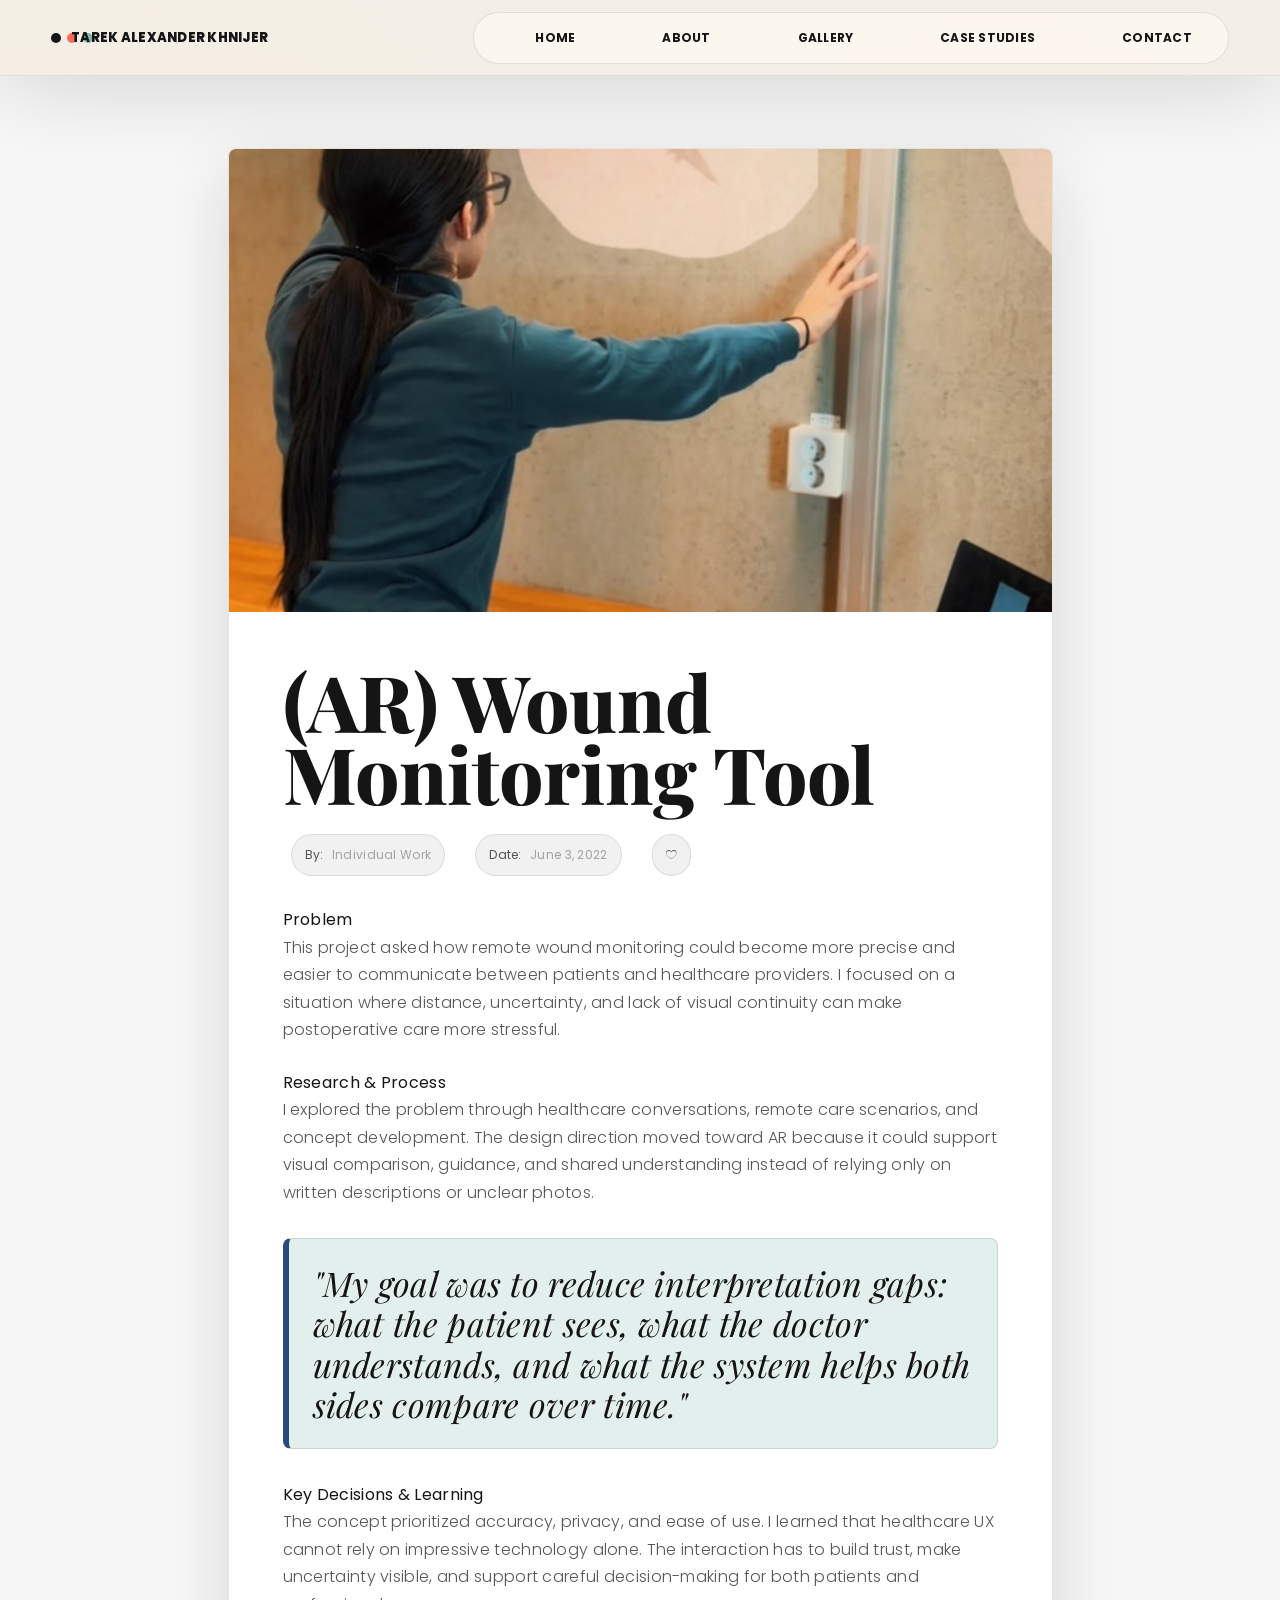
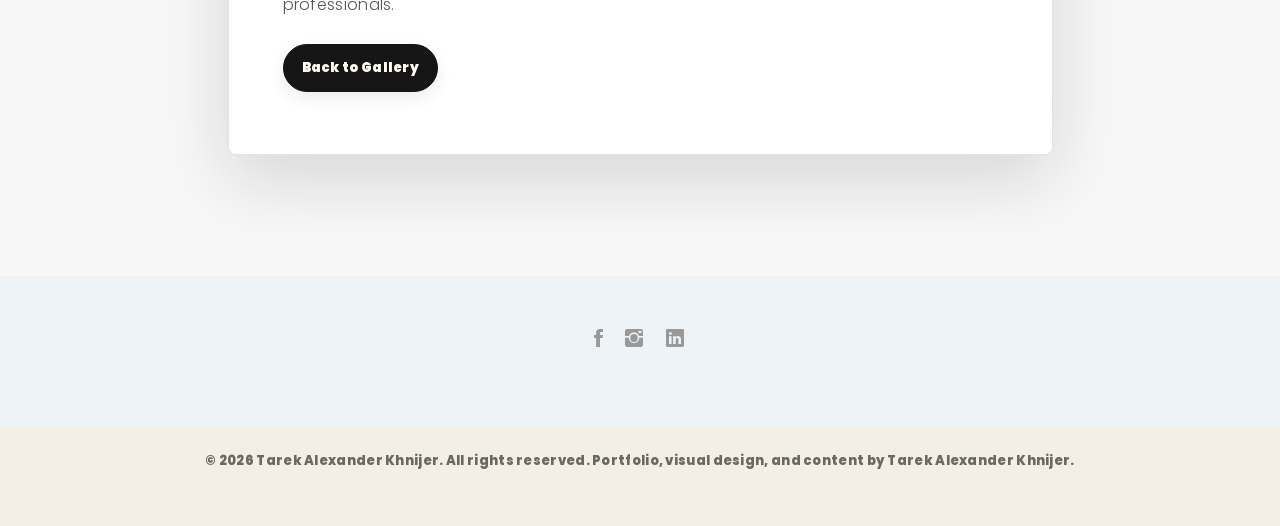
<file: blog-single3.html>
<!DOCTYPE html>
<html lang="en">
<head>
  <!-- meta -->
  <meta charset="utf-8">
  <meta content="width=device-width, initial-scale=1.0" name="viewport">

  <title>(AR) Wound Monitoring Tool</title>
  <link rel="canonical" href="https://designbytarek.se/blog-single3.html">
  <meta property="og:type" content="article">
  <meta property="og:title" content="(AR) Wound Monitoring Tool">
  <meta property="og:description" content="(AR) Wound Monitoring Tool is a concept that bridges remote healthcare and augmented reality. It supports precise postoperative wound assessments through AR visualization, improving patient-doctor continuity, accessibility, and safety. Designed by Tarek Alexander Khnijer at Malmö University.">
  <meta property="og:url" content="https://designbytarek.se/blog-single3.html">
  <meta property="og:image" content="https://designbytarek.se/images/blog-post-big2.jpg">
  <meta name="twitter:card" content="summary_large_image">
  <meta name="description" content="(AR) Wound Monitoring Tool is a concept that bridges remote healthcare and augmented reality. It supports precise postoperative wound assessments through AR visualization, improving patient-doctor continuity, accessibility, and safety. Designed by Tarek Alexander Khnijer at Malmö University.">
<meta name="keywords" content="AR Wound Monitoring, Augmented Reality, Telemedicine, Healthcare Design, Remote Care, UX Design, Interaction Design, Medical Innovation, Malmö University, Tarek Alexander Khnijer">


  <!-- Google Fonts -->
  <link href="https://fonts.googleapis.com/css?family=Poppins:300,300i,400,400i,500,500i,600,600i,700,700i|Playfair+Display:400,400i,700,700i,900,900i" rel="stylesheet">

  <!-- Bootstrap CSS File -->
  <link href="lib/bootstrap/css/bootstrap.min.css" rel="stylesheet">

  <!-- Libraries CSS Files -->
  <link href="lib/ionicons/css/ionicons.min.css" rel="stylesheet">
  <link href="lib/owlcarousel/assets/owl.carousel.min.css" rel="stylesheet">
  <link href="lib/magnific-popup/magnific-popup.css" rel="stylesheet">
  <link href="lib/hover/hover.min.css" rel="stylesheet">

  <!-- Blog Stylesheet File -->
  <link href="css/blog.css" rel="stylesheet">

  <!-- Main Stylesheet File -->
  <link href="css/style.css" rel="stylesheet">

  <!-- Responsive css -->
  <link href="css/responsive.css" rel="stylesheet">
  <link href="css/animated-case-study.css" rel="stylesheet">

  <!-- Favicon -->
  <link rel="icon" type="image/svg+xml" href="images/tarek-three-dot-logo.svg">
  <link rel="shortcut icon" href="images/tarek-three-dot-logo.svg">

  <!-- ============ Brand + Subpage Overrides (match HOME) ============ -->
  <style>
    :root{
      --brand:#c44545;       /* أحمر ناعم */
      --brand-600:#a83232;   /* أغمق للهوفر */
      --gold:#d4af37;
      --grey:#dcdcdc;
      --ink:#111111;
      --bg:#ffffff;
    }
    @media (prefers-color-scheme: dark){
      :root{ --bg:#0b0f19; --ink:#e5e7eb; --grey:#334155; }
      body{ background:var(--bg); color:var(--ink); }
    }

    body{ background: var(--bg); color: var(--ink); }
    a{ color:var(--brand); text-decoration:none; transition:color .2s ease; }
    a:hover{ color:var(--brand-600); }
    a:focus{ outline:3px solid var(--brand-600); outline-offset:2px; border-radius:4px; }

    /* ===== Subpage NAV (روابط ترجع للـ HOME) ===== */
    #main-nav-subpage.subpage-nav{
      position: sticky; top:0; z-index: 1000;
      background: rgba(255,255,255,.9);
      backdrop-filter: blur(8px);
      border-bottom: 1px solid rgba(0,0,0,.06);
    }
    @media (prefers-color-scheme: dark){
      #main-nav-subpage.subpage-nav{
        background: rgba(11,15,25,.85);
        border-bottom-color: rgba(255,255,255,.06);
      }
    }
    #main-nav-subpage .nav-menu li a{ color: var(--ink); }
    #main-nav-subpage .nav-menu li a:hover{ color: var(--brand-600); }
    .nav-menu{ display:flex; gap:18px; justify-content:center; }

    /* ===== Article layout ===== */
    .main-content{ padding-top: 48px; }
    .single-main .block-main{
      background: #fff; border-radius: 16px; overflow: hidden;
      box-shadow: 0 10px 28px rgba(0,0,0,.08);
    }
    @media (prefers-color-scheme: dark){
      .single-main .block-main{ background:#0f1524; }
    }
    .single-main .block-main img{
      width:100%; height:auto; display:block; object-fit: cover;
      max-height: 520px;
    }
    .single-post .journal-txt h4 a{
      color: var(--ink);
      font-family: "Playfair Display", serif;
      font-weight: 700;
      letter-spacing: .3px;
    }
    .post-meta ul{ display:flex; flex-wrap:wrap; gap:14px; padding-left:0; }
    .post-meta li{
      display:inline-flex; align-items:center; gap:6px;
      color:#666; font-size:14px;
      background: #f5f5f7; padding:6px 10px; border-radius: 999px;
    }
    @media (prefers-color-scheme: dark){
      .post-meta li{ background:#162037; color:#b7c0d1; }
    }

    .single-post .padDiv{ padding: 24px 24px 28px; }
    @media (min-width: 768px){
      .single-post .padDiv{ padding: 32px 36px 40px; }
    }
    .single-post p{ line-height: 1.7; margin-bottom: 1.1rem; }
    .single-post blockquote{
      margin: 1.4rem 0; padding: 1rem 1.25rem;
      border-left: 4px solid var(--brand);
      background: linear-gradient(90deg, rgba(196,69,69,.08), transparent 60%);
      border-radius: 8px;
      font-style: italic;
    }

    /* ===== Comments minimal polish ===== */
    .entry-comments-item{
      display:flex; gap:12px; align-items:flex-start;
      background:#fff; border-radius:12px; padding:12px; box-shadow:0 6px 16px rgba(0,0,0,.06);
    }
    @media (prefers-color-scheme: dark){
      .entry-comments-item{ background:#0f1524; }
    }
    .entry-comments-avatar{ width:48px; height:48px; border-radius:50%; object-fit:cover; }
    .entry-comments-author{ font-weight:600; color:var(--ink); }

    /* ===== Buttons ===== */
    .btn-brand{
      background:var(--brand); border-color:var(--brand); color:#fff;
      box-shadow: 0 6px 16px rgba(0,0,0,.08);
      transition: all .2s ease; cursor: pointer;
    }
    .btn-brand:hover{ background:var(--brand-600); border-color:var(--brand-600); transform: translateY(-2px); box-shadow: 0 12px 24px rgba(0,0,0,.12); }

    /* ===== Mobile tweaks ===== */
    @media (max-width: 575.98px){
      .single-main .block-main img{ max-height: 360px; }
      .nav-menu{ gap:12px; font-size: 14px; }
    }

    /* احترام تقليل الحركة */
    @media (prefers-reduced-motion: reduce){
      *{ transition:none !important; animation:none !important; }
    }
    /* موبايل: خلّي الاقتباس واضح ومقروء */
@media (max-width: 576px){
  .single-post blockquote{
    background: linear-gradient(90deg, rgba(196,69,69,.16) 0%, rgba(255,255,255,.98) 70%);
    border-left-width: 5px;
    color: #1f2937 !important;
    font-weight: 600;
    letter-spacing: .2px;
    line-height: 1.6;
    padding: 1.1rem 1.25rem;
    margin: 1.1rem 0;
  }
  .single-post blockquote, 
  .single-post blockquote em, 
  .single-post blockquote i{
    color: #1f2937 !important;
  }
}

/* تباين أفضل في المود الداكن */
@media (prefers-color-scheme: dark){
  .single-post blockquote{
    background: linear-gradient(90deg, rgba(196,69,69,.30) 0%, rgba(22,32,55,.92) 70%);
    color: #e5e7eb !important;
  }
}
  </style>
</head>

<body>
  <nav id="main-nav-subpage" class="subpage-nav case-nav">
    <a class="case-brand" href="index.html#top" aria-label="Tarek Alexander Khnijer">
      <span class="case-brand-mark"></span>
      Tarek Alexander Khnijer
    </a>
    <ul class="nav-menu list-unstyled">
      <li><a href="index.html#top">Home</a></li>
      <li><a href="index.html#about">About</a></li>
      <li><a href="index.html#work">Gallery</a></li>
      <li><a href="index.html#case-studies">Case Studies</a></li>
      <li><a href="index.html#contact">Contact</a></li>
    </ul>
  </nav>



  <!-- start section main content -->
  <div class="main-content paddsection">
    <div class="container">
      <div class="row justify-content-center">
        <div class="col-md-10 col-lg-9">
          <div class="row">
            <div class="container-main single-main">
              <div class="col-md-12">
                <div class="block-main mb-30">
                  <img src="images/blog-post-big2.jpg" class="img-responsive" alt="AR Wound Monitoring - remote postoperative care concept" loading="lazy">
                  <div class="content-main single-post padDiv">
                    <div class="journal-txt">
                      <h4><a href="#">(AR) Wound Monitoring Tool</a></h4>
                    </div>

                    <div class="post-meta">
                      <ul class="list-unstyled mb-0">
                        <li class="author">By: <a href="#">Individual work</a></li>
                        <li class="date">Date: <a href="#">June 3, 2022</a></li>
                        <li class="commont"><i class="ion-ios-heart-outline" aria-hidden="true"></i></li>
                      </ul>
                    </div>

                    <p class="mb-30"><strong>Problem</strong><br>
                      This project asked how remote wound monitoring could become more precise and easier to communicate between patients and healthcare providers. I focused on a situation where distance, uncertainty, and lack of visual continuity can make postoperative care more stressful.
                    </p>

                    <p class="mb-30"><strong>Research &amp; Process</strong><br>
                      I explored the problem through healthcare conversations, remote care scenarios, and concept development. The design direction moved toward AR because it could support visual comparison, guidance, and shared understanding instead of relying only on written descriptions or unclear photos.
                    </p>

                    <blockquote>"My goal was to reduce interpretation gaps: what the patient sees, what the doctor understands, and what the system helps both sides compare over time."</blockquote>

                    <p class="mb-30"><strong>Key Decisions &amp; Learning</strong><br>
                      The concept prioritized accuracy, privacy, and ease of use. I learned that healthcare UX cannot rely on impressive technology alone. The interaction has to build trust, make uncertainty visible, and support careful decision-making for both patients and professionals.
                    </p>

                    <!-- CTA back to portfolio -->
                    <a href="index.html#work" class="btn btn-brand mt-2">Back to Gallery</a>
                  </div>
                </div>
              </div>

              <!-- Comments -->
              <div class="col-md-12">
                <div class="comments text-left padDiv mb-30">
                  <div class="entry-comments">
                    <ul class="entry-comments-list list-unstyled">
                      <li>
                        <div class="entry-comments-item">
                          <img src="images/avatar.jpg" class="entry-comments-avatar" alt="Tarek AK avatar">
                          <div class="entry-comments-body">
                            <span class="entry-comments-author">Tarek Alexander Khnijer</span>
                            <span><a href="#">Nov 25, 2024 at 5:08 pm</a></span>
                            <p class="mb-10">This project helped me understand how healthcare technology must support trust, clarity, and continuity. The concept became less about showing advanced technology and more about making remote wound assessment easier to understand.</p>
                          </div>
                        </div>
                      </li>
                    </ul>
                  </div> <!-- .entry-comments -->
                </div>
              </div>

            </div><!-- .single-main -->
          </div><!-- .row -->
        </div><!-- .col -->
      </div><!-- .row -->
    </div><!-- .container -->
  </div>
  <!-- End section main content -->

  <!-- start section footer -->
  <div id="footer" class="text-center">
    <div class="container">
      <div class="socials-media text-center">
        <ul class="list-unstyled">
          <li><a href="https://www.facebook.com/share/1CvKpyGq5f/?mibextid=wwXIfr" target="_blank" rel="noopener noreferrer" aria-label="Facebook"><i class="ion-social-facebook"></i></a></li>
          <li><a href="https://www.instagram.com/tarekalexanderkhnijer?igsh=MWh1aDJ3eDNhaWhnZA%3D%3D&utm_source=qr" target="_blank" rel="noopener noreferrer" aria-label="Instagram"><i class="ion-social-instagram"></i></a></li>
          <li><a href="https://www.linkedin.com/in/tarek-alexander-khnijer-a9a128128" target="_blank" rel="noopener noreferrer" aria-label="LinkedIn"><i class="ion-social-linkedin"></i></a></li>
        </ul>
      </div>
    </div>
  </div>
  <!-- End section footer -->

  <!-- JavaScript Libraries -->
  <footer class="case-study-footer">© 2026 Tarek Alexander Khnijer. All rights reserved. Portfolio, visual design, and content by Tarek Alexander Khnijer.</footer>

  <script src="lib/jquery/jquery.min.js"></script>
  <script src="lib/jquery/jquery-migrate.min.js"></script>
  <script src="lib/bootstrap/js/bootstrap.bundle.min.js"></script>
  <script src="lib/typed/typed.js"></script>
  <script src="lib/owlcarousel/owl.carousel.min.js"></script>
  <script src="lib/magnific-popup/magnific-popup.min.js"></script>
  <script src="lib/isotope/isotope.pkgd.min.js"></script>

  <!-- Contact Form JavaScript File -->
  <script src="contactform/contactform.js"></script>

  <!-- Template Main Javascript File -->
  <script src="js/main.js"></script>
</body>
</html>
</file>
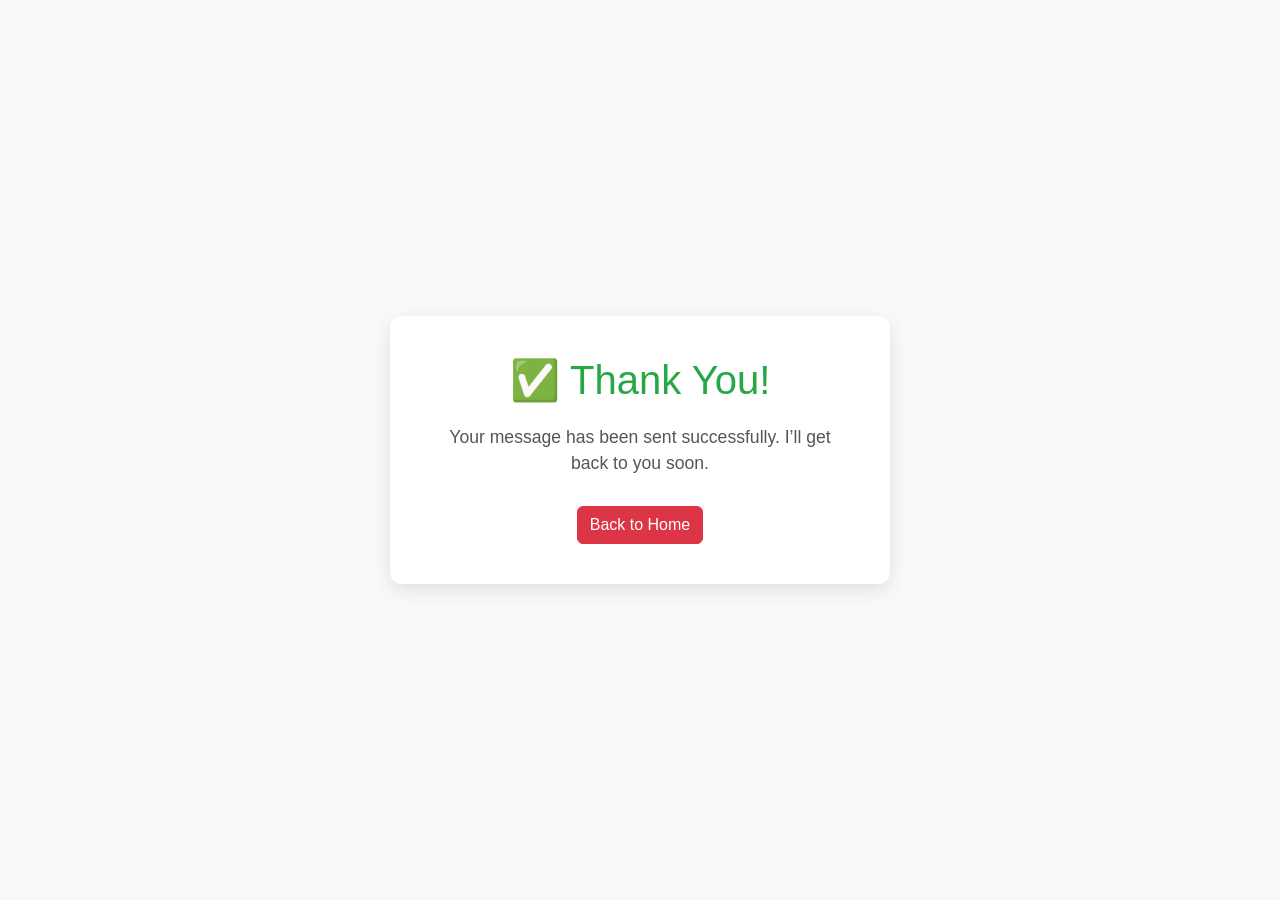
<file: thanks.html>
<!DOCTYPE html>
<html lang="en">
<head>
  <meta charset="UTF-8">
  <meta name="viewport" content="width=device-width, initial-scale=1.0">
  <title>Thank You</title>
  <link href="https://cdn.jsdelivr.net/npm/bootstrap@5.3.3/dist/css/bootstrap.min.css" rel="stylesheet">
  <style>
    body {
      display: flex;
      align-items: center;
      justify-content: center;
      height: 100vh;
      background: #f8f9fa;
      font-family: Arial, sans-serif;
    }
    .thankyou-box {
      text-align: center;
      background: #fff;
      padding: 40px;
      border-radius: 12px;
      box-shadow: 0 6px 18px rgba(0,0,0,0.1);
      max-width: 500px;
      width: 100%;
    }
    .thankyou-box h1 {
      color: #28a745;
      margin-bottom: 20px;
    }
    .thankyou-box p {
      color: #555;
      margin-bottom: 30px;
      font-size: 1.1rem;
    }
  </style>
</head>
<body>
  <div class="thankyou-box">
    <h1>✅ Thank You!</h1>
    <p>Your message has been sent successfully. I’ll get back to you soon.</p>
    <a href="/" class="btn btn-danger">Back to Home</a>
  </div>
</body>
</html>
</file>
<file: css/responsive.css>
/** Width between 1200x to 0
 *  ~~~~~~~~~~~~~~~~~~~~~~~~~~~~~~~~~~~~
 */

@media (min-width: 1200px) {

}

/** Width between 992px to 1199px
 *  ~~~~~~~~~~~~~~~~~~~~~~~~~~~~~~~~~~~~
 */

@media (min-width: 992px) and (max-width: 1199px) {
  
}

/** Width between 768px to 991px
 *  ~~~~~~~~~~~~~~~~~~~~~~~~~~~~~~~~~~~~
 */

@media (min-width: 768px) and (max-width: 991px) {
  /* Navbar */
  nav {
    padding: 10px 15px;
  }
  .nav-menu {
    margin-top: 40px;
    display: none;
    float: none;
    width: 100%;
  }
  .nav-menu li {
    float: none;
    width: 100%;
    text-align: center;
    border-top: 1px solid #f7f7f7;
    line-height: 45px;
    margin-left: 0;
    padding-top: 10px;
    padding-bottom: 10px;
  }
  .responsive {
    float: right;
    padding-top: 15px;
    display: block;
  }
  /* About */
  .head-info .header-content .cmaster h1 {
    font-size: 32px;
  }
  #about .div-img-bg {
    padding: 0;
  }
  #about .div-img-bg .about-img img {
    margin-top: 0%;
    margin-left: calc(0% - 0px);
  }
  #about .about-descr .p-heading {
    font-size: 20px;
  }
  #about .about-descr .separator {
    max-width: 100%;
    margin-bottom: 0;
  }
  /* portfolio */
  #portfolio .portfolio-list .nav li {
    float: none;
    margin: 20px;
    display: inline-block;
  }
  /* journal */
  #journal .journal-block .journal-info {
    margin-bottom: 30px;
  }
  /* Contact */
  .contact-contact {
    margin-bottom: 30px;
  }
  /* Footer */
  #footer .socials-media ul li {
    margin-right: 0;
    margin-left: 0;
    float: none;
    display: inline-block;
  }
}

/** Width between 767px to 0
 *  ~~~~~~~~~~~~~~~~~~~~~~~~~~~~~~~~~~~~
 */

@media (max-width: 767px) {
  /* Navbar */
  nav {
    padding: 20px 15px;
  }
  .nav-menu {
    margin-top: 40px;
    display: none;
    float: none;
    width: 100%;
  }
  .nav-menu li {
    float: none;
    width: 100%;
    text-align: center;
    border-top: 1px solid #f7f7f7;
    line-height: 45px;
    margin-left: 0;
    padding-top: 10px;
    padding-bottom: 10px;
  }
  .responsive {
    float: right;
    padding-top: 15px;
    display: block;
  }
  /* About */
  .head-info .header-content h1 {
    font-size: 32px;
  }
  #about .div-img-bg {
    padding: 0;
  }
  #about .div-img-bg .about-img img {
    margin-top: 0%;
    margin-left: calc(0% - 0px);
  }
  #about .about-descr .p-heading {
    font-size: 20px;
  }
  #about .about-descr .separator {
    max-width: 100%;
    margin-bottom: 0;
  }
  /* portfolio */
  #portfolio .portfolio-list .nav li {
    float: none;
    margin: 20px;
    display: inline-block;
  }
  /* journal */
  #journal .journal-block .journal-info {
    margin-bottom: 30px;
  }
  /* Contact */
  .contact-contact {
    margin-bottom: 30px;
  }
  /* Footer */
  #footer .socials-media ul li {
    margin-right: 0;
    margin-left: 0;
    float: none;
    display: inline-block;
  }
}

/** Width between 600px to 0
 *  ~~~~~~~~~~~~~~~~~~~~~~~~~~~~~~~~~~~~
 */

@media (max-width: 600px) {
  /* Navbar */
  nav {
    padding: 20px 15px;
  }
  .nav-menu {
    margin-top: 40px;
    display: none;
    float: none;
    width: 100%;
  }
  .nav-menu li {
    float: none;
    width: 100%;
    text-align: center;
    border-top: 1px solid #f7f7f7;
    line-height: 45px;
    margin-left: 0;
    padding-top: 10px;
    padding-bottom: 10px;
  }
  .responsive {
    float: right;
    padding-top: 15px;
    display: block;
  }
  /* About */
  .head-info .header-content h1 {
    font-size: 32px;
  }
  #about .div-img-bg {
    padding: 0;
  }
  #about .div-img-bg .about-img img {
    margin-top: 0%;
    margin-left: calc(0% - 0px);
  }
  #about .about-descr .p-heading {
    font-size: 20px;
  }
  #about .about-descr .separator {
    max-width: 100%;
    margin-bottom: 0;
  }
  /* portfolio */
  #portfolio .portfolio-list .nav li {
    float: none;
    margin: 10px;
    display: inline-block;
  }
  /* journal */
  #journal .journal-block .journal-info {
    margin-bottom: 30px;
  }
  /* Contact */
  .contact-contact {
    margin-bottom: 30px;
  }
  /* Footer */
  #footer .socials-media ul li {
    margin-right: 0;
    margin-left: 0;
    float: none;
    display: inline-block;
  }
}

/** Width between 480px to 0
 *  ~~~~~~~~~~~~~~~~~~~~~~~~~~~~~~~~~~~~
 */

@media (max-width: 480px) {
  /* Navbar */
  nav {
    padding: 20px 15px;
  }
  .nav-menu {
    margin-top: 40px;
    display: none;
    float: none;
    width: 100%;
  }
  .nav-menu li {
    float: none;
    width: 100%;
    text-align: center;
    border-top: 1px solid #f7f7f7;
    line-height: 45px;
    margin-left: 0;
    padding-top: 10px;
    padding-bottom: 10px;
  }
  .responsive {
    float: right;
    padding-top: 15px;
    display: block;
  }
  /* About */
  .head-info .header-content h1 {
    font-size: 32px;
  }
  #about .div-img-bg {
    padding: 0;
  }
  #about .div-img-bg .about-img img {
    margin-top: 0%;
    margin-left: calc(0% - 0px);
  }
  #about .about-descr .p-heading {
    font-size: 20px;
  }
  #about .about-descr .separator {
    max-width: 100%;
    margin-bottom: 0;
  }
  /* portfolio */
  #portfolio .portfolio-list .nav li {
    float: none;
    margin: 20px;
  }
  /* journal */
  #journal .journal-block .journal-info {
    margin-bottom: 30px;
  }
  /* Contact */
  .contact-contact {
    margin-bottom: 30px;
  }
  /* Footer */
  #footer .socials-media ul li {
    margin-right: 0;
    margin-left: 0;
    float: none;
    display: inline-block;
  }
}

/** Width between 320px to 0
 *  ~~~~~~~~~~~~~~~~~~~~~~~~~~~~~~~~~~~~
 */

@media (max-width: 320px) {
  /* Navbar */
  nav {
    padding: 20px 15px;
  }
  .nav-menu {
    margin-top: 40px;
    display: none;
    float: none;
    width: 100%;
  }
  .nav-menu li {
    float: none;
    width: 100%;
    text-align: center;
    border-top: 1px solid #f7f7f7;
    line-height: 45px;
    margin-left: 0;
    padding-top: 10px;
    padding-bottom: 10px;
  }
  .responsive {
    float: right;
    padding-top: 15px;
    display: block;
  }
  /* About */
  .head-info .header-content h1 {
    font-size: 32px;
  }
  #about .div-img-bg {
    padding: 0;
  }
  #about .div-img-bg .about-img img {
    margin-top: 0%;
    margin-left: calc(0% - 0px);
  }
  #about .about-descr .p-heading {
    font-size: 20px;
  }
  #about .about-descr .separator {
    max-width: 100%;
    margin-bottom: 0;
  }
  /* portfolio */
  #portfolio .portfolio-list .nav li {
    float: none;
    margin: 20px;
  }
  /* journal */
  #journal .journal-block .journal-info {
    margin-bottom: 30px;
  }
  /* Contact */
  .contact-contact {
    margin-bottom: 30px;
  }
  /* Footer */
  #footer .socials-media ul li {
    margin-right: 0;
    margin-left: 0;
    float: none;
    display: inline-block;
  }
  /* Single page */
  .entry-comments-body span {
    display: inline-block;
    margin-right: 0;
  }
}
</file>
<file: css/blog.css>
/*-----------------------------------------------------------------------------------*/

/*  -  Navbar fixd page
/*-----------------------------------------------------------------------------------*/

.subpage-nav {
  display: block !important;
  position: relative;
}

/*-----------------------------------------------------------------------------------*/

/*  /* Single page */

/*-----------------------------------------------------------------------------------*/

/* main content */

.main-content {
  background: #f7f7f7;
}

.main-content .container-main {
  display: inline-block;
  width: 100%;
}

.main-content .container-main .block-main {
  margin-bottom: 30px;
  overflow: hidden;
}

.container-main .block-main .content-main {
  background: #fff none repeat scroll 0 0;
  display: inline-block;
  width: 100%;
}

.journal-txt h4 a {
  display: block;
  font-size: 19px;
  line-height: 24px;
  margin: 0 0 13px 0;
  font-weight: 500;
  color: #292929;
  -moz-transition: all 0.5s ease-in-out 0s;
  -ms-transition: all 0.5s ease-in-out 0s;
  -o-transition: all 0.5s ease-in-out 0s;
  -webkit-transition: all 0.5s ease-in-out 0s;
  transition: all 0.5s ease-in-out 0s;
}

.journal-txt h4 a:hover {
  color: #b8a07e;
  -moz-transition: all 0.5s ease-in-out 0s;
  -ms-transition: all 0.5s ease-in-out 0s;
  -o-transition: all 0.5s ease-in-out 0s;
  -webkit-transition: all 0.5s ease-in-out 0s;
  transition: all 0.5s ease-in-out 0s;
}

.post-meta ul li {
  font-size: 12px;
  font-weight: normal;
  margin-left: 8px;
  margin-right: 8px;
  text-transform: capitalize;
  display: inline-block;
  float: none;
}

.content-main .post-meta a {
  color: #a2a2a2;
  margin-left: 5px;
}

/* Commonts */

.comments {
  background: #fff;
}

.entry-comments h6 {
  margin-right: 10px;
  font-size: 13px;
  letter-spacing: 0.1em;
  font-weight: 500;
}

.entry-comments-item {
  margin-top: 40px;
  padding-bottom: 40px;
  border-bottom: 1px solid #f2f2f2;
}

.entry-comments-avatar {
  position: absolute;
  display: block;
  border-radius: 50%;
  width: 60px;
  height: 60px;
}

.entry-comments-body {
  padding-left: 86px;
}

.entry-comments-author {
  margin-right: 10px;
  font-size: 13px;
  color: #292929;
  letter-spacing: 0.1em;
  font-weight: 500;
}

.rep {
  font-size: 13px;
  color: #292929;
  letter-spacing: 0.1em;
  font-weight: 500;
  text-transform: capitalize;
}

.entry-comments span a {
  font-size: 13px;
  color: #999;
}

.entry-comments-reply {
  padding-left: 10%;
}

/* Commonts form */

.cmt {
  background: #fff;
}

blockquote {
  padding: 40px;
  background-color: #f2f2f2;
  margin: 30px 0;
  border: none;
  border-left: 4px solid #b8a07e;
}
</file>
<file: css/style.css>
/*
  Theme Name: Folio
  Theme URL: https://bootstrapmade.com/folio-bootstrap-portfolio-template/
  Author: BootstrapMade.com
  Author URL: https://bootstrapmade.com
*/

/*  General Styling
/*-----------------------------------------------------------------------------------*/

body {
  background: #f6f8fb;
  color: #667085;
  font-family: 'Poppins', helvetica;
  font-size: 15px;
  font-weight: 300;
  line-height: 20px;
  letter-spacing: 0.02em;
  overflow-x: hidden;
  margin: 0 auto;
  padding: 0;
  -moz-box-sizing: border-box;
  -ms-box-sizing: border-box;
  -o-box-sizing: border-box;
  -webkit-box-sizing: border-box;
  box-sizing: border-box;
}

*, *::before, *::after {
  box-sizing: inherit;
}

h1, h2, h3, h4, h5, h6 {
  margin: 0;
}

h2 {
  color: #172033;
  font-weight: 600;
}

h4 {
  color: #172033;
  font-size: 14px;
  font-weight: 600;
}

a {
  color: #172033;
  text-decoration: none !important;
  -moz-transition: all 0.5s ease-in-out 0s;
  -ms-transition: all 0.5s ease-in-out 0s;
  -o-transition: all 0.5s ease-in-out 0s;
  -webkit-transition: all 0.5s ease-in-out 0s;
  transition: all 0.5s ease-in-out 0s;
}

a:hover {
  -moz-transition: all 0.5s ease-in-out 0s;
  -ms-transition: all 0.5s ease-in-out 0s;
  -o-transition: all 0.5s ease-in-out 0s;
  -webkit-transition: all 0.5s ease-in-out 0s;
  transition: all 0.5s ease-in-out 0s;
}

a:hover, a:focus {
  color: #344c7a;
  text-decoration: underline;
}

nav ul li a {
  padding: 2px 0 0 0;
  position: relative;
  display: block;
  font-size: 12px;
  color: #667085;
  letter-spacing: 0.1em;
  font-weight: 500;
  line-height: 14px;
  text-transform: uppercase;
  -moz-transition: all 0.5s ease-in-out 0s;
  -ms-transition: all 0.5s ease-in-out 0s;
  -o-transition: all 0.5s ease-in-out 0s;
  -webkit-transition: all 0.5s ease-in-out 0s;
  transition: all 0.5s ease-in-out 0s;
}

p {
  margin: 25px 0;
  padding: 0;
  font-size: 15px;
  color: #667085;
  line-height: 28px;
}

::-moz-selection {
  background: #344c7a;
  color: #fff;
}

::selection {
  background: #344c7a;
  color: #fff;
}

.btn {
  background: #333;
  border: medium none;
  border-radius: 0;
  color: #fff;
  font-size: 12px;
  height: 50px;
  line-height: 50px;
  padding: 0 30px;
  text-transform: uppercase;
}

.btn:hover, .btn:focus {
  color: #fff;
}

.padDiv {
  padding: 30px 20px;
}

.section-title {
  margin-bottom: 70px;
}

.section-title h2 {
  font-size: 25px;
  letter-spacing: 2px;
  text-transform: uppercase;
}

.form-control {
  background-color: transparent;
  border: 1px solid #c9d6e2;
  border-radius: 0;
  color: #667085;
  font-size: 12px;
  font-weight: 500;
  height: 50px;
  letter-spacing: 0.1em;
  padding-left: 10px;
  margin: 0 0 25px 0;
  line-height: 14px;
  text-transform: uppercase;
}

.form-control:focus {
  box-shadow: none;
  outline: 0 none;
}

.paddsection {
  padding-top: 90px;
  padding-bottom: 90px;
}

.paddsections {
  padding-top: 90px;
  padding-bottom: 90px !important;
}

.resume-grid,
.press-grid {
  margin-left: -15px;
  margin-right: -15px;
}

.resume-grid > [class*="col-"],
.press-grid > [class*="col-"] {
  padding-left: 15px;
  padding-right: 15px;
  margin-bottom: 30px;
}

.card {
  background: #ffffff;
  border: 1px solid rgba(23, 32, 51, 0.08);
  border-radius: 8px;
  box-shadow: 0 18px 40px rgba(23, 32, 51, 0.08);
  overflow: hidden;
  position: relative;
}

.card::before {
  background: linear-gradient(90deg, #344c7a, #7aa6a1, #b7a77e);
  content: "";
  display: block;
  height: 4px;
  left: 0;
  position: absolute;
  right: 0;
  top: 0;
}

.card-header {
  background: linear-gradient(135deg, rgba(52, 76, 122, 0.08), rgba(122, 166, 161, 0.10));
  border-bottom: 1px solid rgba(23, 32, 51, 0.08);
}

.card-body p {
  margin: 12px 0;
}

.tag-list {
  display: flex;
  flex-wrap: wrap;
  gap: 8px;
}

.skill-list {
  display: grid;
  gap: 10px;
  margin: 0;
}

.skill-list li {
  align-items: flex-start;
  background: rgba(255, 255, 255, 0.72);
  border: 1px solid rgba(23, 32, 51, 0.08);
  border-radius: 8px;
  display: grid;
  gap: 10px;
  grid-template-columns: 12px 1fr;
  padding: 12px;
  transition: transform 0.18s ease, border-color 0.18s ease, box-shadow 0.18s ease;
}

.skill-list li:hover {
  border-color: rgba(122, 166, 161, 0.34);
  box-shadow: 0 12px 24px rgba(23, 32, 51, 0.08);
  transform: translateY(-2px);
}

.skill-mark {
  background: #344c7a;
  border-radius: 999px;
  display: block;
  height: 10px;
  margin-top: 5px;
  width: 10px;
}

.skill-list li:nth-child(2n) .skill-mark {
  background: #7aa6a1;
}

.skill-list li:nth-child(3n) .skill-mark {
  background: #b7a77e;
}

.skill-list strong {
  color: #172033;
  display: block;
  font-size: 13px;
  font-weight: 700;
  letter-spacing: 0.01em;
  line-height: 1.25;
}

.skill-list small {
  color: #667085;
  display: block;
  font-size: 12px;
  line-height: 1.45;
  margin-top: 3px;
}

.skill-list-compact {
  display: flex;
  flex-wrap: wrap;
  gap: 10px;
}

.skill-list-compact li {
  align-items: center;
  display: inline-flex;
  gap: 8px;
  grid-template-columns: none;
  padding: 10px 12px;
}

.skill-list-compact strong {
  font-size: 12px;
  line-height: 1.2;
  white-space: normal;
}

.skill-list-compact .skill-mark {
  flex: 0 0 auto;
  height: 8px;
  margin-top: 0;
  width: 8px;
}

@media (prefers-color-scheme: dark) {
  .card {
    background: #101722;
    border-color: rgba(255, 255, 255, 0.08);
  }

  .card-header {
    background: linear-gradient(135deg, rgba(52, 76, 122, 0.20), rgba(122, 166, 161, 0.18));
    border-bottom-color: rgba(255, 255, 255, 0.08);
  }

  .skill-list li {
    background: rgba(255, 255, 255, 0.04);
    border-color: rgba(255, 255, 255, 0.08);
  }

  .skill-list strong {
    color: #e5e7eb;
  }

  .skill-list small {
    color: #b7c0d1;
  }
}

.hvr-shutter-in-horizontal::before {
  background: #333;
}

.hvr-shutter-in-horizontal:hover {
  background: #344c7a;
}

.mb-30 {
  margin-bottom: 30px;
}

/*-----------------------------------------------------------------------------------*/
/*  Navbar Top
/*-----------------------------------------------------------------------------------*/

nav {
  position: fixed;
  background: #fff;
  z-index: 1000;
  width: 100%;
  padding: 20px;
  display: none;
  -webkit-box-shadow: 0px 2px 92px 0px rgba(0, 0, 0, 0.18);
  -moz-box-shadow: 0px 2px 92px 0px rgba(0, 0, 0, 0.18);
  box-shadow: 0px 2px 92px 0px rgba(0, 0, 0, 0.18);
}

.nav-menu {
  float: right;
  line-height: 32px;
  margin-bottom: 0;
  padding-top: 16px;
}

nav ul li {
  float: left;
  margin-right: 15px;
  font-family: 'Poppins', sans-serif;
  font-size: 14px;
  margin-left: 40px;
}

nav ul li a {
  padding: 2px 0 0 0;
  position: relative;
  display: block;
  font-size: 14px;
  color: #667085;
  font-family: 'Poppins', helvetica;
  font-weight: 500;
  line-height: 16px;
  text-transform: uppercase;
  letter-spacing: 0.02em;
  text-transform: capitalize;
}

.logo {
  float: left;
}

.logo img {
  width: 100px;
  height: 50px;
}

.responsive {
  display: none;
  font-size: 23px;
}

.active {
  color: #afafaf;
}

/*----------------------------------------------------------------------------------*/
/*  Header
/*-----------------------------------------------------------------------------------*/

#header {
  background: url("../images/home-bg.jpg") repeat scroll center center / cover;
  height: 100vh;
  width: 100%;
}


#header .header-content {
  height: 100vh;
  text-align: left;
  width: 100%;
  display: flex;
  justify-content: center;
  flex-direction: column;
  position: relative;
  z-index: 2;
}

.header-content h1 {
  font-size: 40px;
  font-weight: 700;
  margin-bottom: 10px;
  text-transform: uppercase;
  color: #fff;
}

.header-content p {
  font-size: 13px;
  letter-spacing: 5px;
  margin-top: 0;
  margin-bottom: 30px;
  text-transform: capitalize;
  color: #fff;
  font-weight: 500;
}

.header-content .list-social li {
  float: left;
  margin-right: 20px;
}

.header-content .list-social li i {
  color: #fff;
  font-size: 15px;
}

/*-----------------------------------------------------------------------------------*/
/*  Aout-us
/*-----------------------------------------------------------------------------------*/

#about {
  width: 100%;
  height: auto;
  background: #eef3f7;
}

#about .div-img-bg {
  padding-bottom: 30px;
  border: 20px solid #c9d6e2;
}

#about .div-img-bg .about-img img {
  width: 100%;
  box-shadow: 0px 0px 85px 0px rgba(0, 0, 0, 0.14);
  margin-top: -60px;
  margin-left: 40px;
  height: 400px;
  object-fit: cover;
}

#about .about-descr .p-heading {
  font-family: 'Playfair Display', serif;
  font-size: 28px;
  text-align: left;
}

.design-statement {
  border-left: 4px solid #7aa6a1;
  color: #172033;
  font-size: 18px;
  font-weight: 500;
  line-height: 30px;
  margin: 22px 0;
  padding-left: 18px;
}

#about .about-descr .separator {
  max-width: 80%;
  margin-bottom: 0;
  text-align: left;
}

/*-----------------------------------------------------------------------------------*/
/*   Services
/*-----------------------------------------------------------------------------------*/

#services {
  background: #eef3f7;
  position: relative;
  padding-bottom: 80px;
}

.owl-item {
  float: left;
}
.services-block span {
  margin: 10px 0;
  position: relative;
  font-size: 13px;
  color: #172033;
  letter-spacing: 0.1em;
  font-weight: 500;
  text-transform: uppercase;
  display: block;
}

.services-block .separator {
  margin: 0;
  font-size: 13px;
  line-height: 22px;
}

.services-block i {
  font-size: 44px;
  color: #7aa6a1;
  line-height: 44px;
}


.services-carousel  .owl-stage-outer {
  overflow: hidden;
}

.services-carousel .owl-dots {
  margin-top: 5px;
  text-align: center;
}

.services-carousel .owl-dot {
  display: inline-block;
  margin: 0 5px;
  width: 12px !important;
  height: 12px !important;
  border-radius: 50%;
  border: 0;
  padding: 0 !important;
  background-color: #ddd;
  cursor: pointer;
}

.services-carousel .owl-dot.active {
  background-color: #344c7a;
}

.owl-nav {
  display: none;
}


/*-----------------------------------------------------------------------------------*/
/*  Portfolio
/*-----------------------------------------------------------------------------------*/

#portfolio {
  position: relative;
  padding-bottom: 50px;
}

#portfolio .portfolio-list {
  margin-bottom: 50px;
}

#portfolio .portfolio-list .nav {
  display: inline-block;
  margin: 0;
}

#portfolio .portfolio-list .nav li {
  margin: 0 40px 0 0;
  float: left;
  font-size: 14px;
  color: #667085;
  line-height: 16px;
  cursor: pointer;
  font-family: 'Poppins', helvetica;
  font-weight: 500;
  letter-spacing: 0.02em;
  text-transform: capitalize;
  -moz-transition: all 0.5s ease-in-out 0s;
  -ms-transition: all 0.5s ease-in-out 0s;
  -o-transition: all 0.5s ease-in-out 0s;
  -webkit-transition: all 0.5s ease-in-out 0s;
  transition: all 0.5s ease-in-out 0s;
}

#portfolio .portfolio-list .nav li:hover, #portfolio .portfolio-list .nav li.filter-active  {
  color: #344c7a;
  -moz-transition: all 0.5s ease-in-out 0s;
  -ms-transition: all 0.5s ease-in-out 0s;
  -o-transition: all 0.5s ease-in-out 0s;
  -webkit-transition: all 0.5s ease-in-out 0s;
  transition: all 0.5s ease-in-out 0s;
}

#portfolio .portfolio-container {
  display: inline-block;
  margin-bottom: 50px;
  width: 100%;
}

.portfolio-thumbnail {
  margin-bottom: 30px;
  overflow: hidden;
  min-height: 0;
}

.portfolio-thumbnail img {
  aspect-ratio: 4 / 3;
  display: block;
  max-width: 100%;
  object-fit: cover;
  width: 100%;
}

/*-----------------------------------------------------------------------------------*/
/*  Journal
/*-----------------------------------------------------------------------------------*/

#journal,  #journal-blog {
  height: auto;
  width: 100%;
  background: #eef3f7;
  padding-bottom: 60px;
  position: relative;
}

#journal-blog {
  background: #fff;
  padding-bottom: 30px;
}

#journal .journal-block {
  display: inline-block;
  height: auto;
  width: 100%;
}

#journal .journal-block .journal-info {
  position: relative;
}

.journal-block .journal-info img {
  aspect-ratio: 4 / 3;
  display: block;
  max-width: 100%;
  object-fit: cover;
  width: 100%;
}

#press .card-img-top {
  aspect-ratio: 4 / 3;
  object-fit: cover;
  width: 100%;
}

.press-logo-img {
  background: #ffffff;
  object-fit: contain !important;
  padding: 34px;
}

.press-visual {
  align-items: flex-start;
  aspect-ratio: 4 / 3;
  background:
    linear-gradient(135deg, rgba(52, 76, 122, 0.94), rgba(122, 166, 161, 0.82)),
    radial-gradient(circle at 82% 18%, rgba(255, 255, 255, 0.28), transparent 30%);
  color: #fff;
  display: flex;
  flex-direction: column;
  justify-content: flex-end;
  padding: 24px;
  width: 100%;
}

.press-visual span {
  border: 1px solid rgba(255, 255, 255, 0.48);
  border-radius: 999px;
  font-size: 12px;
  font-weight: 700;
  letter-spacing: 0.14em;
  line-height: 1;
  margin-bottom: 12px;
  padding: 8px 10px;
}

.press-visual strong {
  display: block;
  font-size: 24px;
  font-weight: 700;
  line-height: 1.16;
  max-width: 260px;
}

.journal-block .journal-info .journal-txt {
  padding: 25px 0px;
  position: relative;
}

.journal-block .journal-info .journal-txt h4 a {
  display: block;
  font-size: 19px;
  line-height: 24px;
  margin: 0 0 13px 0;
  font-weight: 500;
  color: #172033;
  -moz-transition: all 0.5s ease-in-out 0s;
  -ms-transition: all 0.5s ease-in-out 0s;
  -o-transition: all 0.5s ease-in-out 0s;
  -webkit-transition: all 0.5s ease-in-out 0s;
  transition: all 0.5s ease-in-out 0s;
}

.journal-block .journal-info .journal-txt h4 a:hover {
  color: #344c7a;
  -moz-transition: all 0.5s ease-in-out 0s;
  -ms-transition: all 0.5s ease-in-out 0s;
  -o-transition: all 0.5s ease-in-out 0s;
  -webkit-transition: all 0.5s ease-in-out 0s;
  transition: all 0.5s ease-in-out 0s;
}

.journal-block .journal-info .journal-txt p {
  margin: 0;
  font-size: 14px;
  line-height: 24px;
}

/*-----------------------------------------------------------------------------------*/
/*  Contact
/*-----------------------------------------------------------------------------------*/

#contact {
  height: auto;
  width: 100%;
}

.contact-details {
  list-style: none;
  margin: 0;
  padding: 0;
}

.contact-details li {
  padding-bottom: 10px;
}

#contact input, #contact textarea {
  width: 100%;
}


#contact  #sendmessage {
  color: #18d26e;
  border: 1px solid #18d26e;
  display: none;
  text-align: center;
  padding: 15px;
  font-weight: 600;
  margin: 15px;
}

#contact  #errormessage {
  color: red;
  display: none;
  border: 1px solid red;
  text-align: center;
  padding: 15px;
  font-weight: 600;
  margin: 15px;
}

#contact #sendmessage.show, #contact #errormessage.show, #contact .show {
  display: block;
}

#contact .validation {
  color: red;
  display: none;
  margin: 0 0 20px;
  font-weight: 400;
  font-size: 13px;
}

/*-----------------------------------------------------------------------------------*/
/*  Footer
/*-----------------------------------------------------------------------------------*/

#footer {
  background: #eef3f7;
  padding-top: 50px;
  padding-bottom: 50px;
}

#footer .socials-media {
  width: 100%;
}

#footer .socials-media ul {
  display: inline-block;
  float: none;
  margin: 0 0 20px 0;
}

#footer .socials-media ul li {
  float: left;
  margin-left: 10px;
  margin-right: 10px;
}

#footer .socials-media ul li a {
  font-size: 24px;
  color: #999;
  letter-spacing: 0.1em;
  font-weight: 500;
  background: transparent;
  text-transform: uppercase;
  -moz-transition: all 0.5s ease-in-out 0s;
  -ms-transition: all 0.5s ease-in-out 0s;
  -o-transition: all 0.5s ease-in-out 0s;
  -webkit-transition: all 0.5s ease-in-out 0s;
  transition: all 0.5s ease-in-out 0s;
}

#footer .socials-media ul li a:hover {
  color: #344c7a;
  -moz-transition: all 0.5s ease-in-out 0s;
  -ms-transition: all 0.5s ease-in-out 0s;
  -o-transition: all 0.5s ease-in-out 0s;
  -webkit-transition: all 0.5s ease-in-out 0s;
  transition: all 0.5s ease-in-out 0s;
}

#footer p {
  font-size: 12px;
  letter-spacing: 0.1em;
  font-weight: 500;
  margin-top: 0;
  text-transform: uppercase;
}

.credits {
  font-size: 13px;
}

/*-----------------------------------------------------------------------------------*/
/*  Motion
/*-----------------------------------------------------------------------------------*/

.header-content h1,
.header-content p,
.header-content .list-social {
  animation: heroLift 0.85s ease both;
}

.header-content p {
  animation-delay: 0.12s;
}

.header-content .list-social {
  animation-delay: 0.24s;
}

.reveal-on-scroll {
  opacity: 0;
  transform: translateY(24px);
  transition: opacity 0.7s ease, transform 0.7s ease;
  transition-delay: var(--reveal-delay, 0ms);
}

.reveal-on-scroll.is-visible {
  opacity: 1;
  transform: translateY(0);
}

.card,
.journal-info,
.services-block,
.portfolio-thumbnail {
  will-change: transform;
}

.journal-info,
.services-block {
  transition: transform 0.22s ease, filter 0.22s ease;
}

.journal-info:hover,
.services-block:hover {
  filter: saturate(1.04);
  transform: translateY(-4px);
}

.list-social a {
  display: inline-flex;
  transition: transform 0.2s ease, opacity 0.2s ease;
}

.list-social a:hover {
  opacity: 0.85;
  transform: translateY(-3px);
}

.scent-buddy {
  --buddy-shift: 0px;
  align-items: center;
  background: transparent;
  border: 0;
  bottom: 28px;
  cursor: pointer;
  display: flex;
  height: 74px;
  justify-content: center;
  padding: 0;
  position: fixed;
  right: 28px;
  transform: translate3d(0, var(--buddy-shift), 0) rotate(var(--buddy-tilt, 0deg));
  transition: transform 0.28s ease-out;
  width: 74px;
  z-index: 999;
}

.scent-buddy:focus-visible {
  outline: 3px solid rgba(122, 166, 161, 0.8);
  outline-offset: 3px;
  border-radius: 999px;
}

.buddy-cloud {
  background: #ffffff;
  border: 1px solid rgba(23, 32, 51, 0.10);
  border-radius: 999px;
  box-shadow: 0 14px 30px rgba(23, 32, 51, 0.18);
  color: #172033;
  font-size: 12px;
  font-weight: 700;
  left: 50%;
  line-height: 1;
  opacity: 0;
  padding: 10px 13px;
  position: absolute;
  top: -44px;
  transform: translate(-50%, 8px) scale(0.92);
  transition: opacity 0.18s ease, transform 0.18s ease;
  white-space: nowrap;
}

.buddy-cloud::after {
  background: #ffffff;
  border-bottom: 1px solid rgba(23, 32, 51, 0.10);
  border-right: 1px solid rgba(23, 32, 51, 0.10);
  bottom: -5px;
  content: "";
  height: 10px;
  left: 50%;
  position: absolute;
  transform: translateX(-50%) rotate(45deg);
  width: 10px;
}

.scent-buddy.is-talking .buddy-cloud {
  opacity: 1;
  transform: translate(-50%, 0) scale(1);
}

.buddy-face {
  background:
    radial-gradient(circle at 34% 28%, rgba(255, 255, 255, 0.95), transparent 18%),
    linear-gradient(135deg, rgba(122, 166, 161, 0.94), rgba(52, 76, 122, 0.94));
  border: 1px solid rgba(255, 255, 255, 0.42);
  border-radius: 50% 48% 54% 46%;
  box-shadow: 0 18px 34px rgba(23, 32, 51, 0.20);
  display: block;
  height: 54px;
  position: relative;
  transform-origin: center;
  width: 54px;
  animation: buddyFloat 3.2s ease-in-out infinite, buddySquish 5.4s ease-in-out infinite;
}

.buddy-eye {
  background: #172033;
  border-radius: 999px;
  height: 6px;
  position: absolute;
  top: 20px;
  width: 6px;
  animation: buddyBlink 5s ease-in-out infinite;
}

.buddy-eye:nth-child(1) {
  left: 17px;
}

.buddy-eye:nth-child(2) {
  right: 17px;
}

.buddy-smile {
  border-bottom: 2px solid rgba(23, 32, 51, 0.78);
  border-radius: 0 0 999px 999px;
  bottom: 16px;
  height: 8px;
  left: 21px;
  position: absolute;
  transition: width 0.18s ease, left 0.18s ease, height 0.18s ease;
  width: 13px;
}

.scent-buddy:hover .buddy-smile,
.scent-buddy.is-curious .buddy-smile,
.scent-buddy:focus-visible .buddy-smile {
  height: 11px;
  left: 18px;
  width: 19px;
}

.scent-buddy:hover .buddy-face,
.scent-buddy.is-curious .buddy-face,
.scent-buddy:focus-visible .buddy-face {
  box-shadow: 0 20px 38px rgba(23, 32, 51, 0.26), 0 0 0 6px rgba(122, 166, 161, 0.12);
}

.scent-buddy.is-playing .buddy-face {
  animation: buddyPlay 0.8s ease both;
}

.buddy-puff {
  background: rgba(183, 167, 126, 0.54);
  border-radius: 999px;
  height: 8px;
  position: absolute;
  width: 8px;
  animation: buddyPuff 2.8s ease-in-out infinite;
}

.buddy-puff:nth-child(2) {
  left: 2px;
  top: 18px;
}

.buddy-puff:nth-child(3) {
  bottom: 11px;
  right: 4px;
  animation-delay: 0.8s;
}

.scent-buddy.is-playing .buddy-puff {
  animation: buddyPuff 0.8s ease-out both;
}

@keyframes heroLift {
  from {
    opacity: 0;
    transform: translateY(18px);
  }
  to {
    opacity: 1;
    transform: translateY(0);
  }
}

@keyframes buddyFloat {
  0%, 100% {
    transform: translate3d(0, 0, 0) rotate(-4deg);
  }
  50% {
    transform: translate3d(0, -10px, 0) rotate(5deg);
  }
}

@keyframes buddySquish {
  0%, 100% {
    border-radius: 50% 48% 54% 46%;
  }
  45% {
    border-radius: 46% 54% 48% 52%;
  }
}

@keyframes buddyPlay {
  0%, 100% {
    transform: translate3d(0, 0, 0) rotate(-4deg) scale(1);
  }
  35% {
    transform: translate3d(-6px, -18px, 0) rotate(-16deg) scale(1.08);
  }
  65% {
    transform: translate3d(8px, -8px, 0) rotate(14deg) scale(0.96);
  }
}

@keyframes buddyBlink {
  0%, 44%, 48%, 100% {
    transform: scaleY(1);
  }
  46% {
    transform: scaleY(0.18);
  }
}

@keyframes buddyPuff {
  0%, 100% {
    opacity: 0;
    transform: translate3d(0, 0, 0) scale(0.6);
  }
  35% {
    opacity: 0.72;
  }
  72% {
    opacity: 0;
    transform: translate3d(-18px, -20px, 0) scale(1.35);
  }
}

@media (max-width: 767px) {
  .scent-buddy {
    bottom: 18px;
    height: 56px;
    opacity: 0.8;
    right: 16px;
    width: 56px;
  }

  .buddy-face {
    height: 42px;
    width: 42px;
  }

  .buddy-eye {
    top: 16px;
  }

  .buddy-eye:nth-child(1) {
    left: 13px;
  }

  .buddy-eye:nth-child(2) {
    right: 13px;
  }

  .buddy-smile {
    bottom: 12px;
    left: 16px;
  }

  .buddy-cloud {
    font-size: 11px;
    padding: 9px 11px;
    top: -39px;
  }
}

@media (prefers-reduced-motion: reduce) {
  .header-content h1,
  .header-content p,
  .header-content .list-social,
  .reveal-on-scroll,
  .journal-info,
  .services-block,
  .list-social a,
  .scent-buddy,
  .buddy-face,
  .buddy-eye,
  .buddy-puff {
    animation: none !important;
    opacity: 1 !important;
    transform: none !important;
    transition: none !important;
  }

  .scent-buddy {
    display: none;
  }
}
</file>
<file: css/animated-case-study.css>
html {
  scroll-behavior: smooth;
}

body {
  background:
    radial-gradient(circle at 12% 20%, rgba(255, 107, 87, 0.16), transparent 24%),
    radial-gradient(circle at 78% 24%, rgba(127, 183, 169, 0.22), transparent 28%),
    #f4efe6 !important;
  color: #151515 !important;
  font-family: Inter, Poppins, Arial, sans-serif !important;
  overflow-x: hidden;
}

#main-nav-subpage.subpage-nav.case-nav {
  align-items: center;
  backdrop-filter: blur(18px);
  background: rgba(244, 239, 230, 0.86) !important;
  border-bottom: 1px solid rgba(21, 21, 21, 0.08) !important;
  display: flex !important;
  justify-content: space-between;
  padding: 24px clamp(18px, 4vw, 56px);
  position: sticky;
  top: 0;
  z-index: 1000;
}

.case-brand {
  color: #151515 !important;
  align-items: center;
  display: flex;
  font-size: 13px;
  font-weight: 800;
  gap: 10px;
  letter-spacing: 0.02em;
  text-transform: uppercase;
  white-space: nowrap;
}

.case-brand-mark {
  background: #151515;
  border-radius: 50%;
  box-shadow: 16px 0 0 #ff6b57, 32px 0 0 #7fb7a9;
  display: inline-block;
  height: 10px;
  width: 10px;
}

#main-nav-subpage.case-nav .nav-menu {
  align-items: center;
  background: rgba(255, 250, 242, 0.62);
  border: 1px solid rgba(21, 21, 21, 0.1);
  border-radius: 999px;
  display: flex !important;
  gap: 4px;
  justify-content: flex-end;
  margin: 0;
  padding: 7px;
}

#main-nav-subpage.case-nav .nav-menu li a {
  border-radius: 999px;
  color: #151515 !important;
  font-size: 12px;
  font-weight: 700;
  padding: 10px 14px;
  text-transform: uppercase;
}

#main-nav-subpage.case-nav .nav-menu li a:hover {
  background: #151515;
  color: #fffaf2 !important;
}

.main-content {
  padding-top: 72px !important;
}

.single-main .block-main {
  background: #fffaf2 !important;
  border: 1px solid rgba(21, 21, 21, 0.1);
  border-radius: 8px !important;
  box-shadow: 0 24px 70px rgba(20, 20, 20, 0.14) !important;
  overflow: hidden;
}

.single-main .block-main > img {
  aspect-ratio: 16 / 9;
  max-height: none !important;
  object-fit: cover;
  width: 100%;
}

.single-post.padDiv,
.single-post .padDiv,
.content-main.single-post {
  padding: clamp(24px, 5vw, 54px) !important;
}

.single-post .journal-txt h4 a,
.single-post .journal-txt h4 {
  color: #151515 !important;
  font-family: "Playfair Display", Georgia, serif !important;
  font-size: clamp(38px, 7vw, 78px);
  font-weight: 800 !important;
  letter-spacing: 0 !important;
  line-height: 0.92;
  text-transform: none !important;
}

.post-meta ul {
  display: flex;
  flex-wrap: wrap;
  gap: 10px;
  margin: 24px 0 30px !important;
}

.post-meta li {
  background: rgba(21, 21, 21, 0.06) !important;
  border: 1px solid rgba(21, 21, 21, 0.1);
  border-radius: 999px !important;
  color: rgba(21, 21, 21, 0.68) !important;
  font-size: 12px !important;
  font-weight: 800;
  padding: 10px 13px !important;
  text-transform: uppercase;
}

.single-post h5 {
  color: #151515;
  font-size: 22px;
  font-weight: 900;
  margin: 34px 0 12px;
}

.single-post p,
.single-post li {
  color: rgba(21, 21, 21, 0.72) !important;
  font-size: 16px;
  line-height: 1.72 !important;
}

.single-post strong {
  color: #151515;
}

.single-post blockquote {
  background: rgba(127, 183, 169, 0.22) !important;
  border: 1px solid rgba(21, 21, 21, 0.12);
  border-left: 6px solid #294c7a !important;
  border-radius: 8px !important;
  color: #151515;
  font-family: "Playfair Display", Georgia, serif;
  font-size: clamp(22px, 3vw, 34px);
  line-height: 1.18;
  margin: 32px 0 !important;
  padding: 24px !important;
}

.case-list {
  background: rgba(255, 250, 242, 0.8);
  border: 1px solid rgba(21, 21, 21, 0.1);
  border-radius: 8px;
  display: grid;
  gap: 10px;
  list-style: none;
  padding: 20px !important;
}

.case-list li {
  margin: 0 !important;
}

.btn,
.btn-brand {
  align-items: center;
  background: #151515 !important;
  border: 1px solid #151515 !important;
  border-radius: 999px !important;
  color: #fffaf2 !important;
  display: inline-flex;
  font-size: 13px !important;
  font-weight: 900 !important;
  height: auto !important;
  justify-content: center;
  line-height: 1 !important;
  margin: 8px 8px 8px 0;
  min-height: 48px;
  padding: 0 18px !important;
  text-transform: none !important;
}

.comments,
.entry-comments,
.entry-comments-list {
  display: none !important;
}

.case-study-footer {
  color: rgba(21, 21, 21, 0.62);
  font-size: 13px;
  font-weight: 800;
  padding: 24px 18px 80px;
  text-align: center;
}

@media (max-width: 767px) {
  #main-nav-subpage.subpage-nav.case-nav {
    padding: 16px 18px;
  }

  .case-brand {
    font-size: 11px;
    max-width: calc(100vw - 36px);
  }

  .case-brand-mark {
    box-shadow: 13px 0 0 #ff6b57, 26px 0 0 #7fb7a9;
    flex: 0 0 auto;
    height: 8px;
    width: 8px;
  }

  #main-nav-subpage.case-nav .nav-menu {
    display: none !important;
  }

  #main-nav-subpage .responsive {
    color: #151515;
    display: block;
    font-size: 24px;
    text-align: right;
  }

  .main-content {
    padding-top: 28px !important;
  }

  .single-post .journal-txt h4 a,
  .single-post .journal-txt h4 {
    font-size: 40px;
  }
}
</file>
